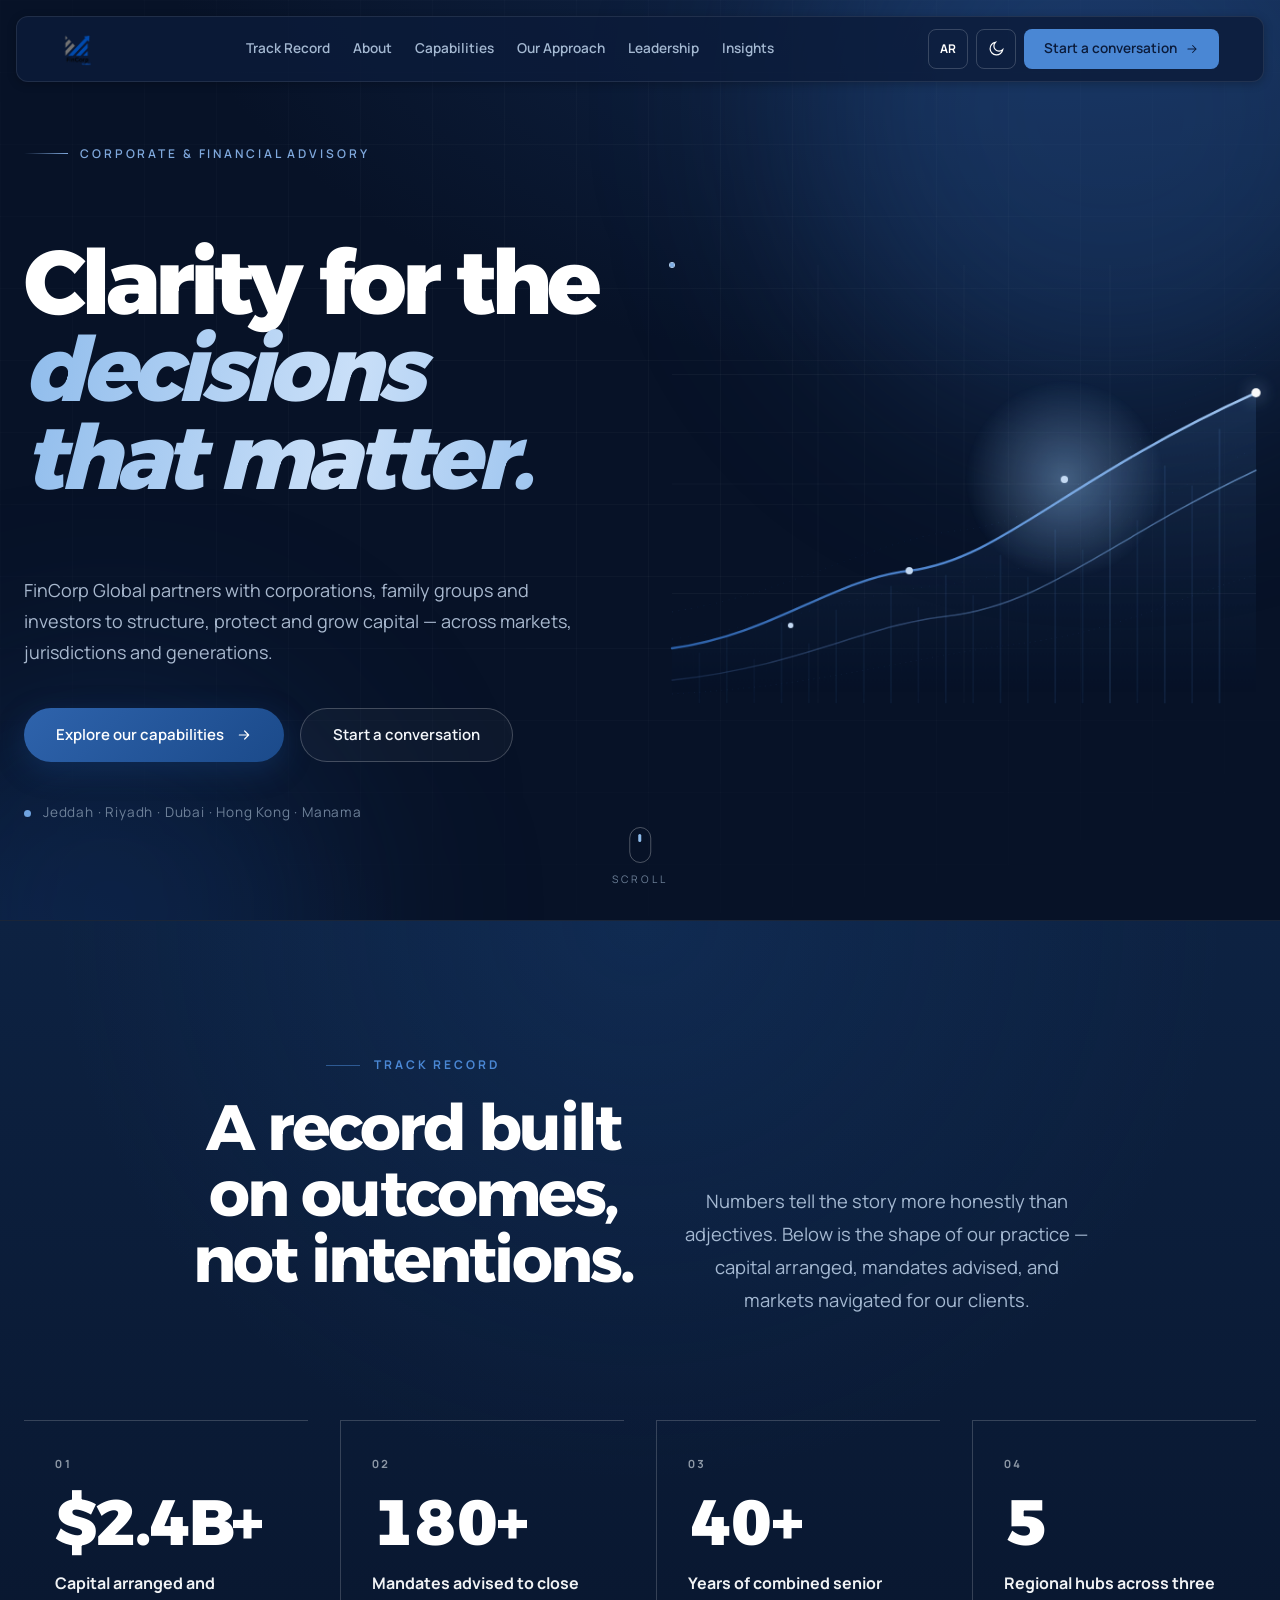
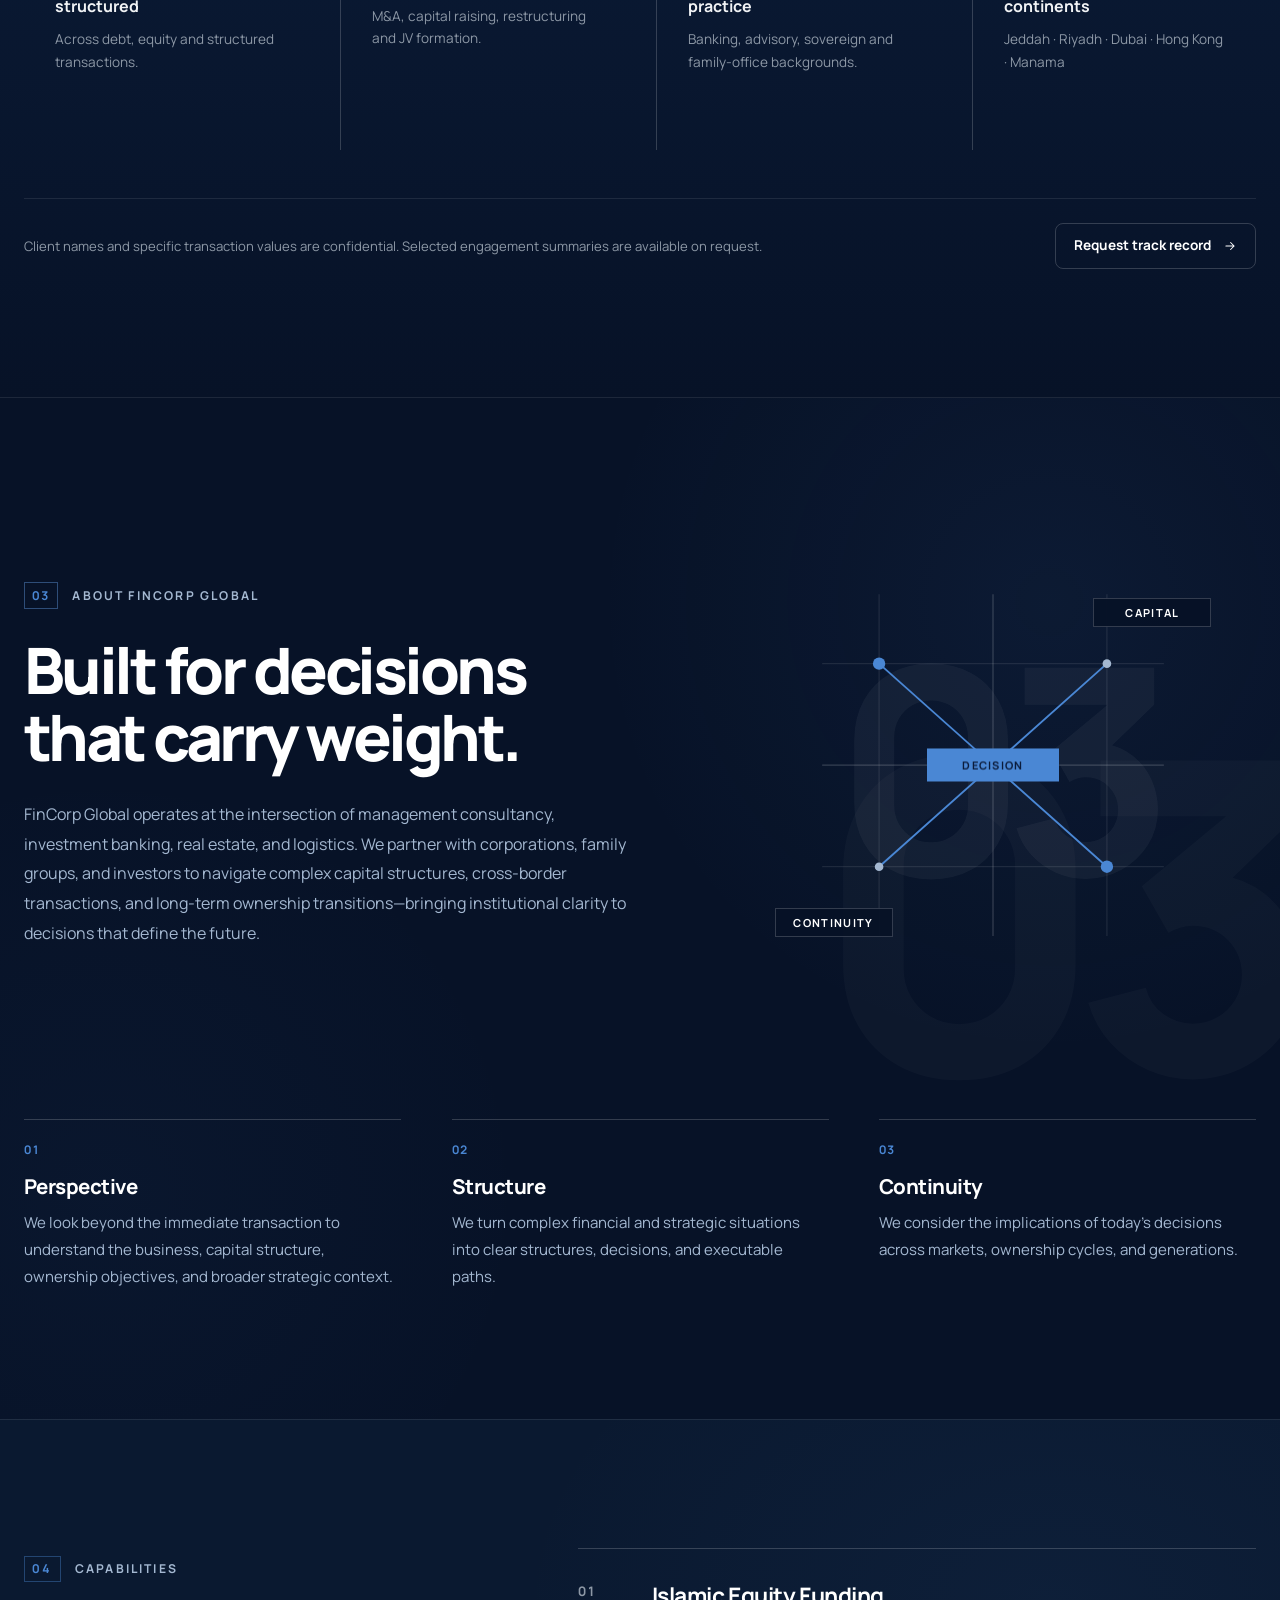
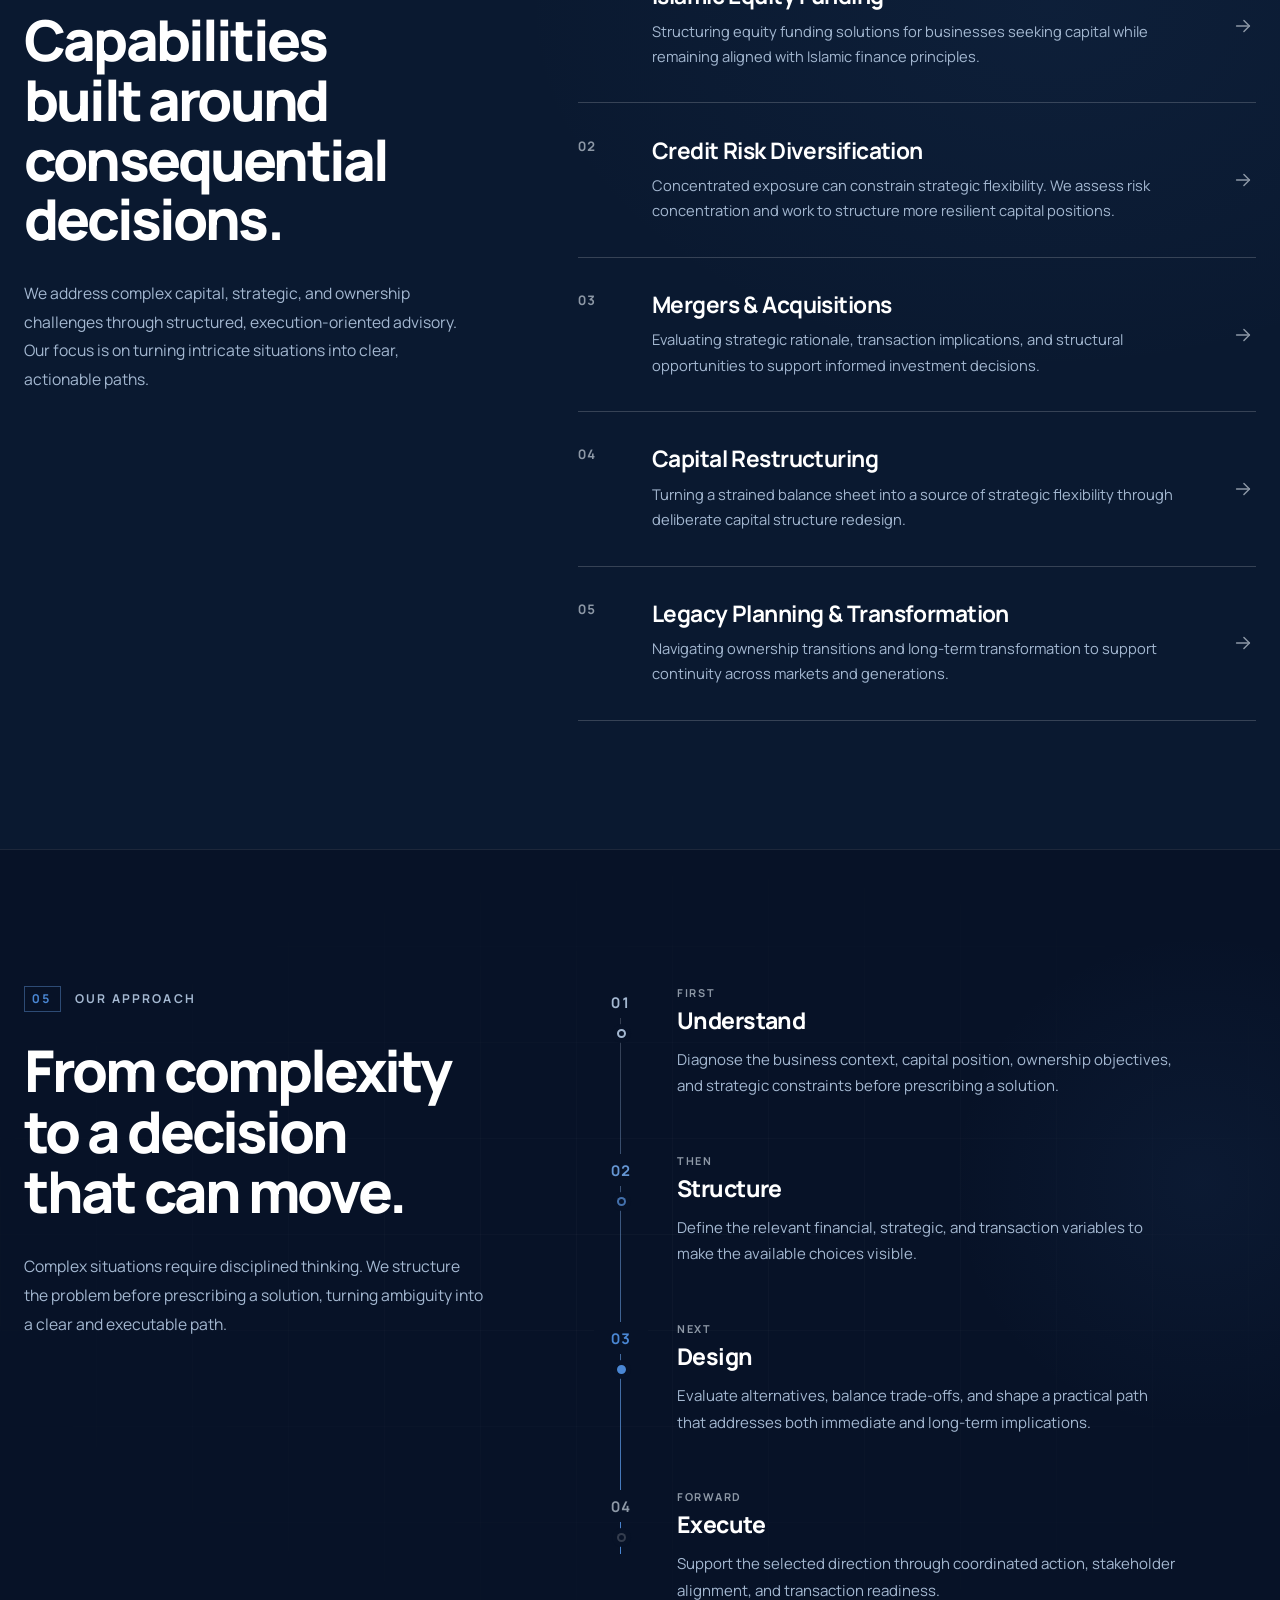
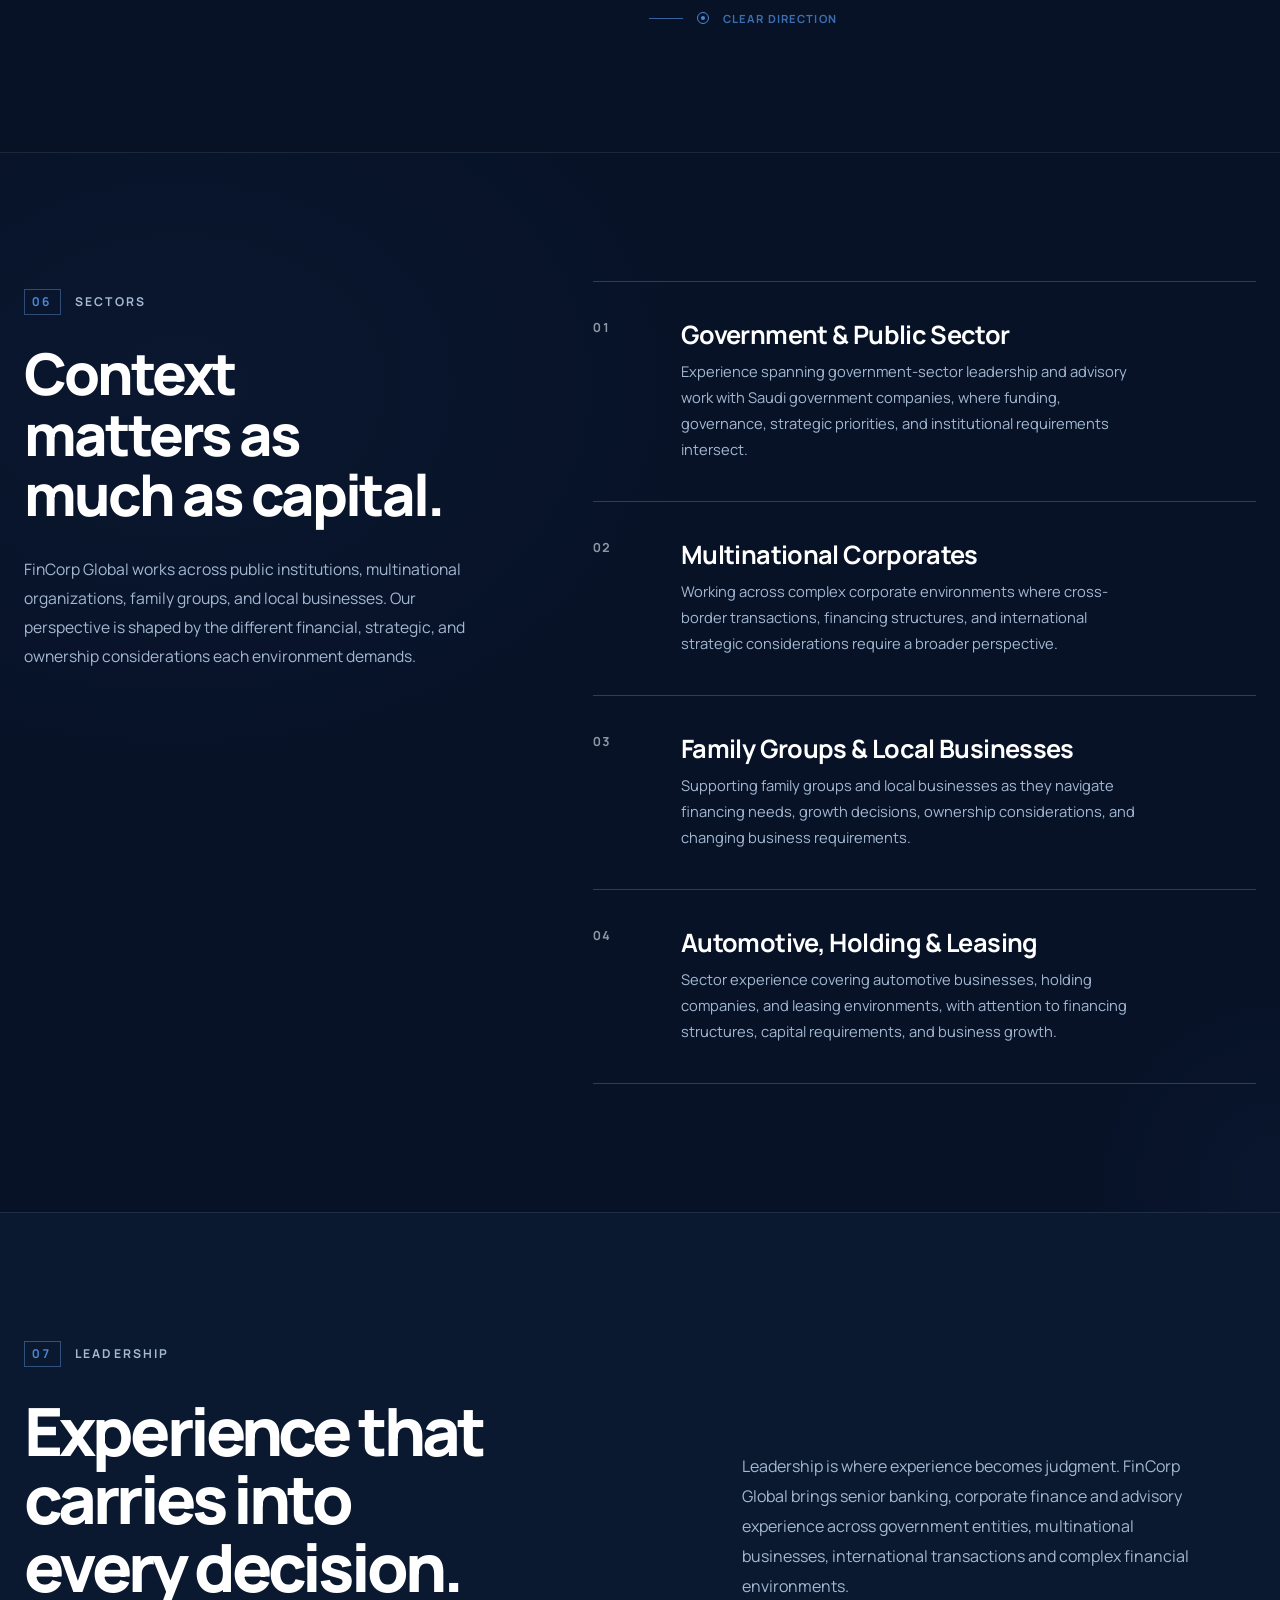
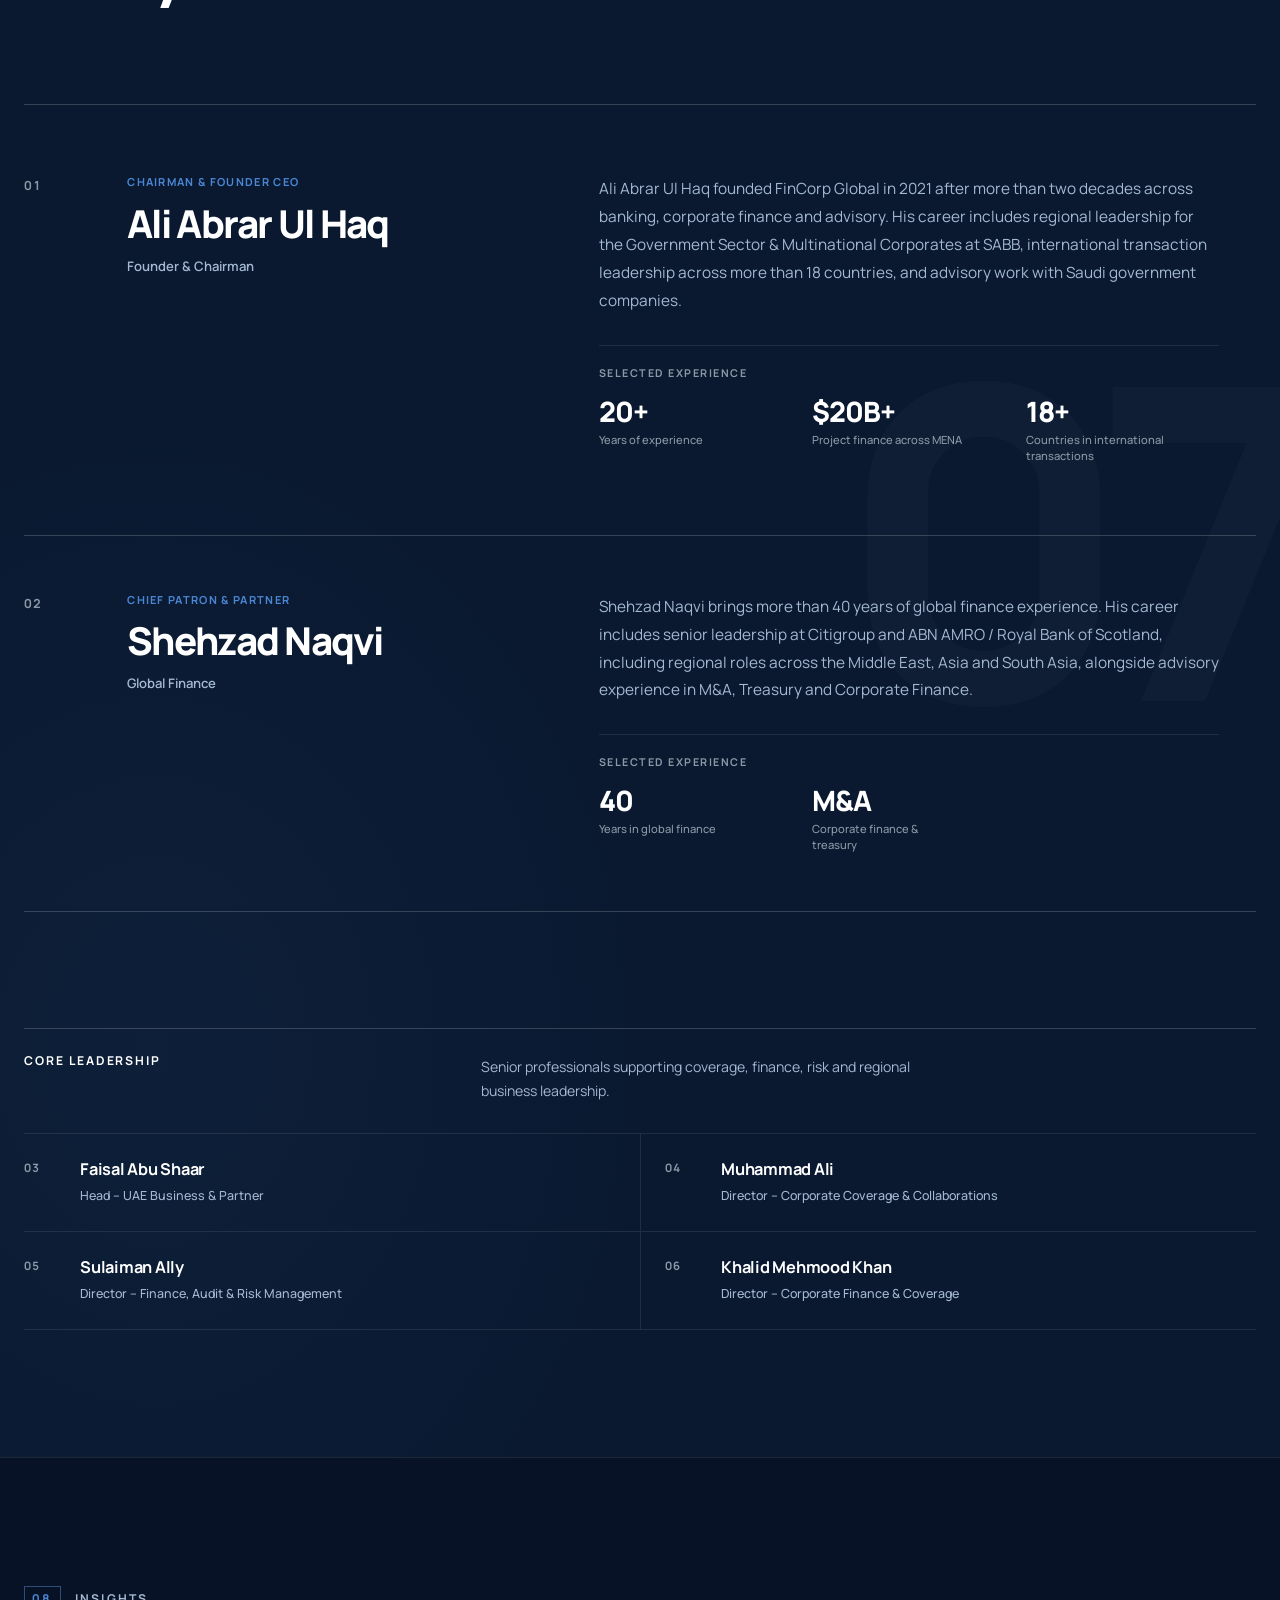
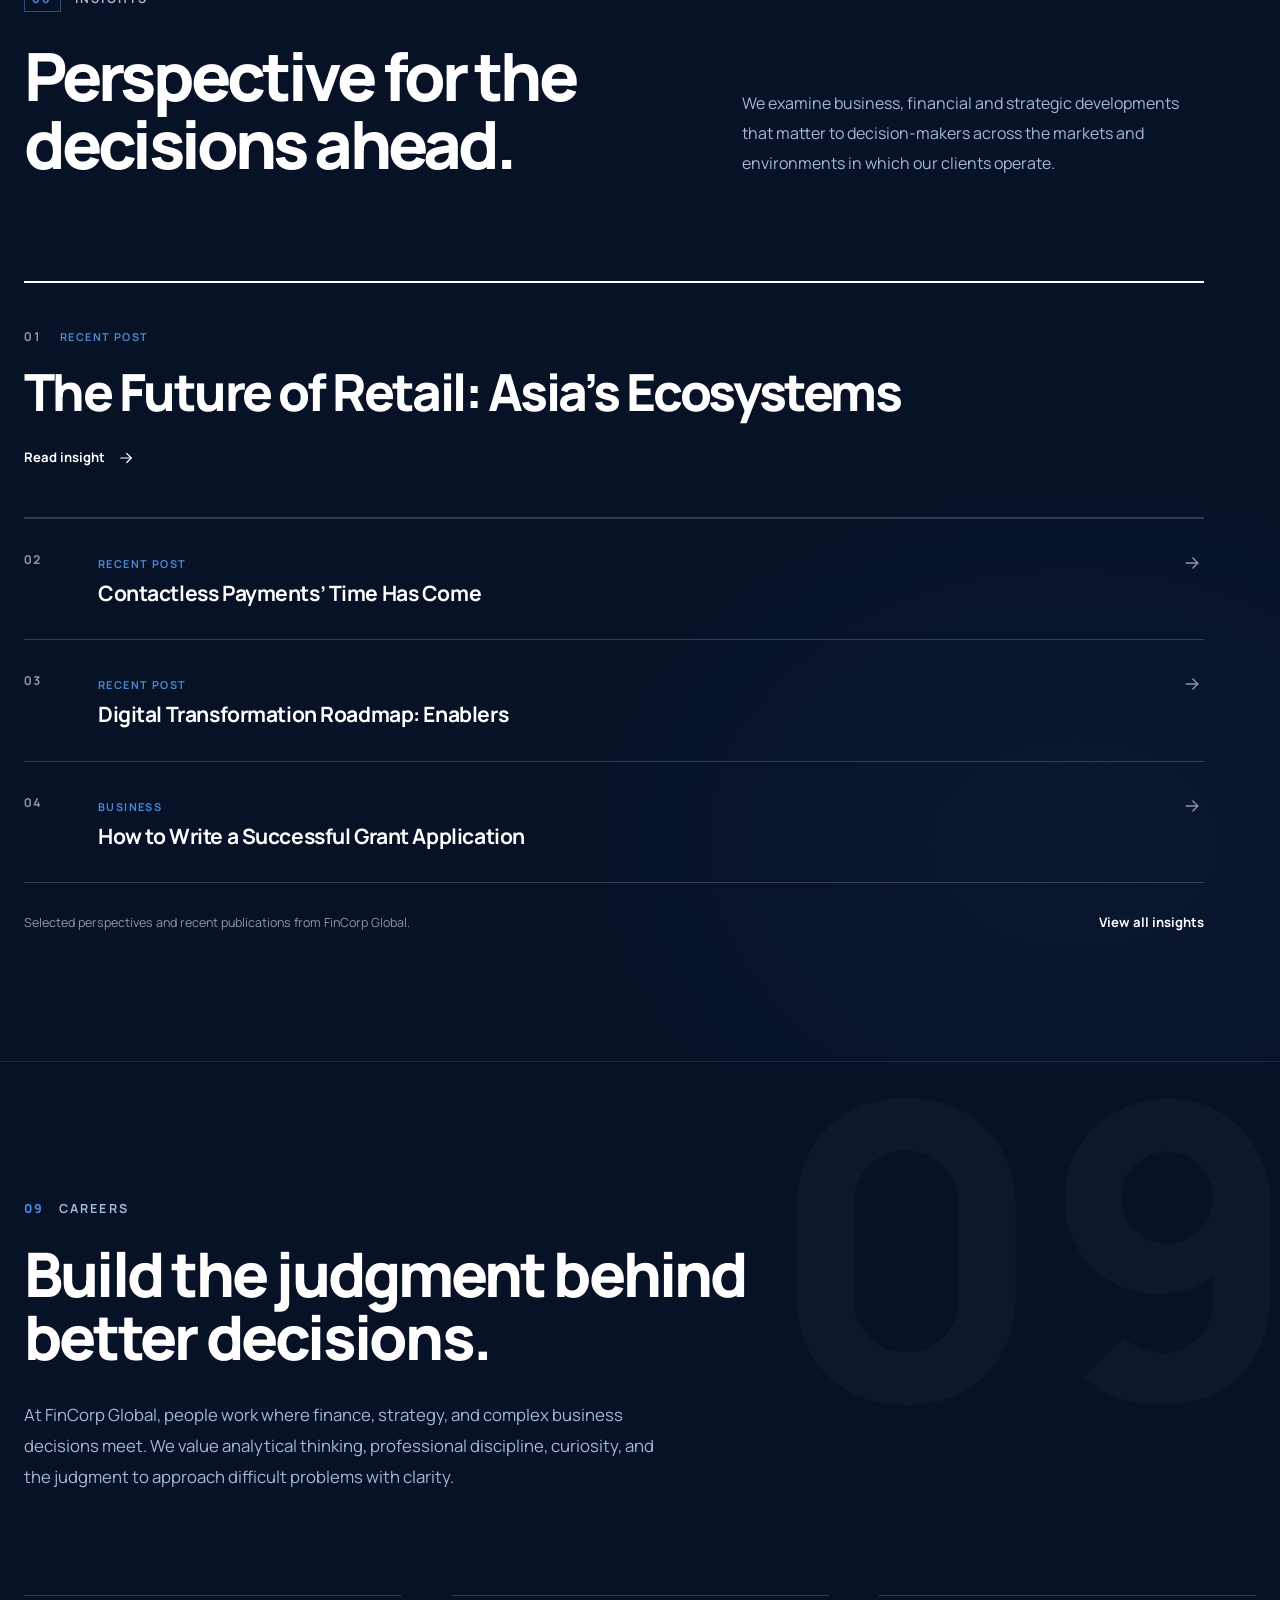
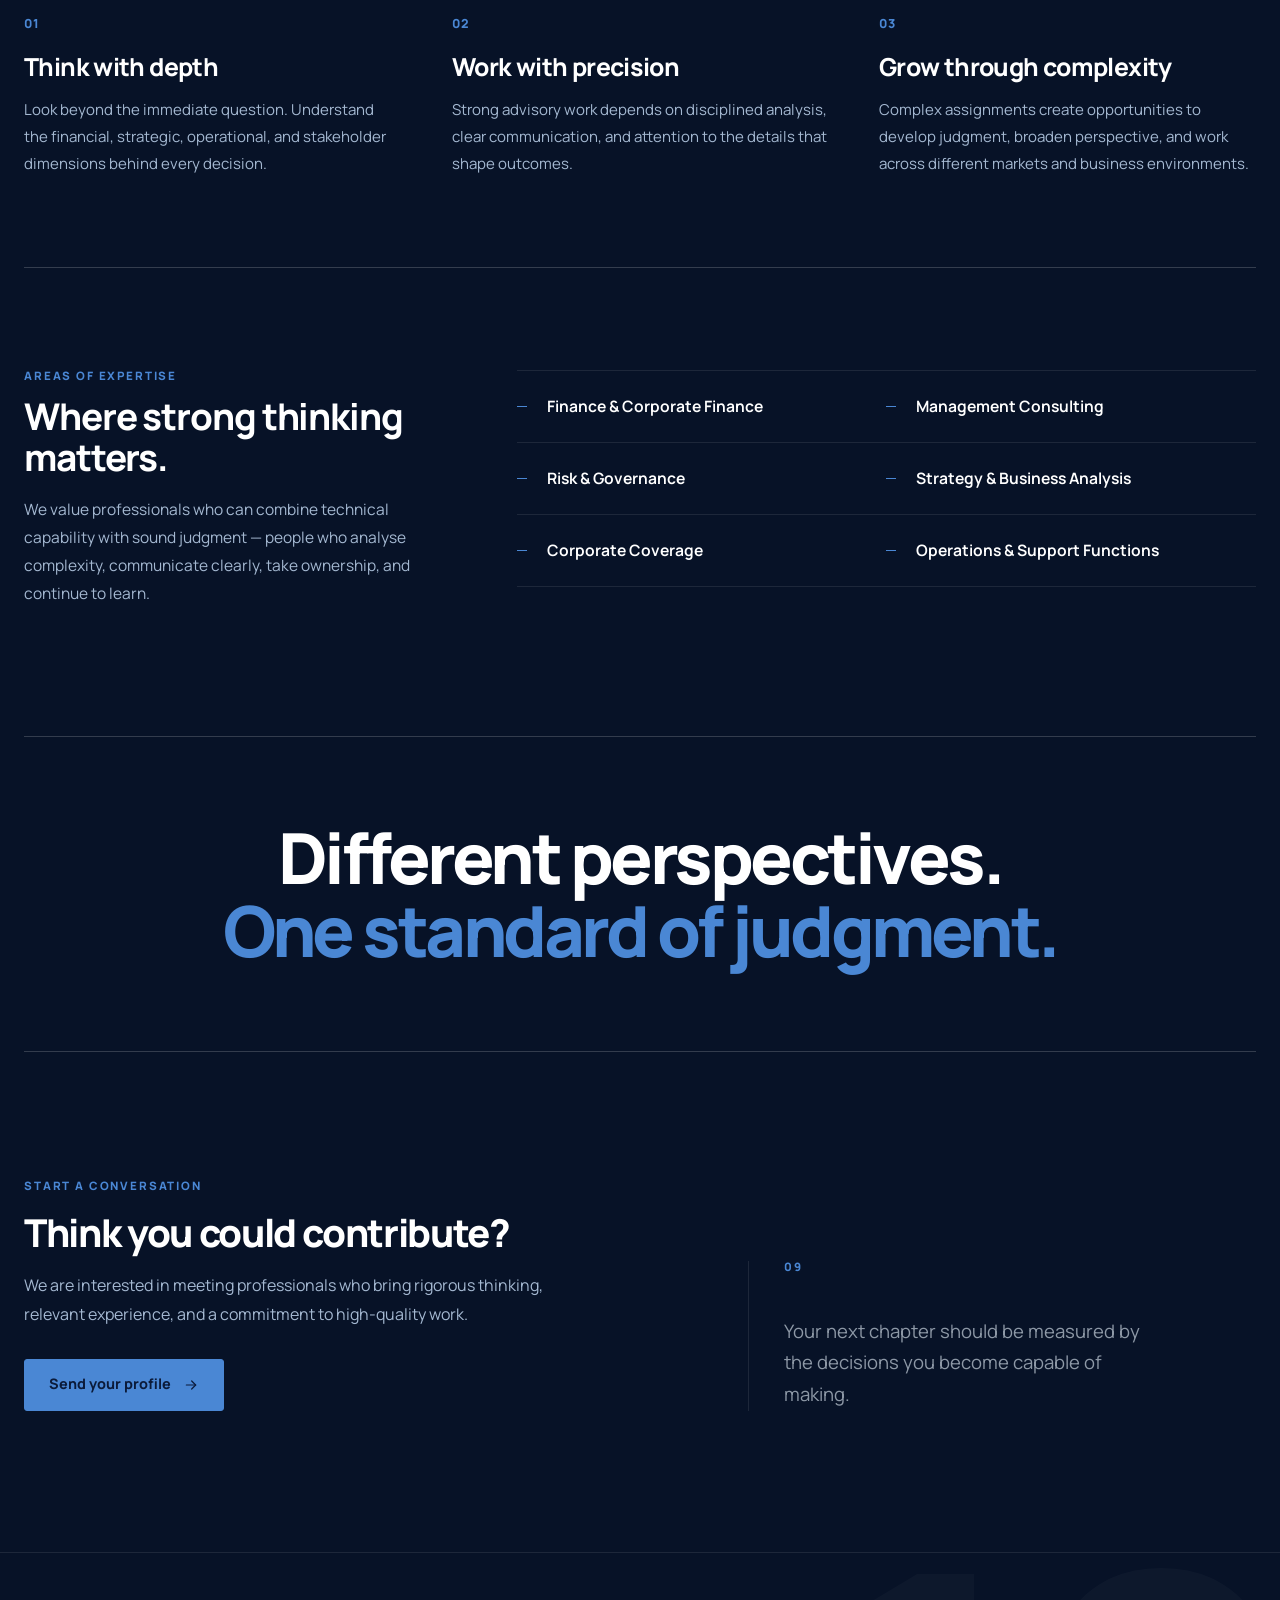
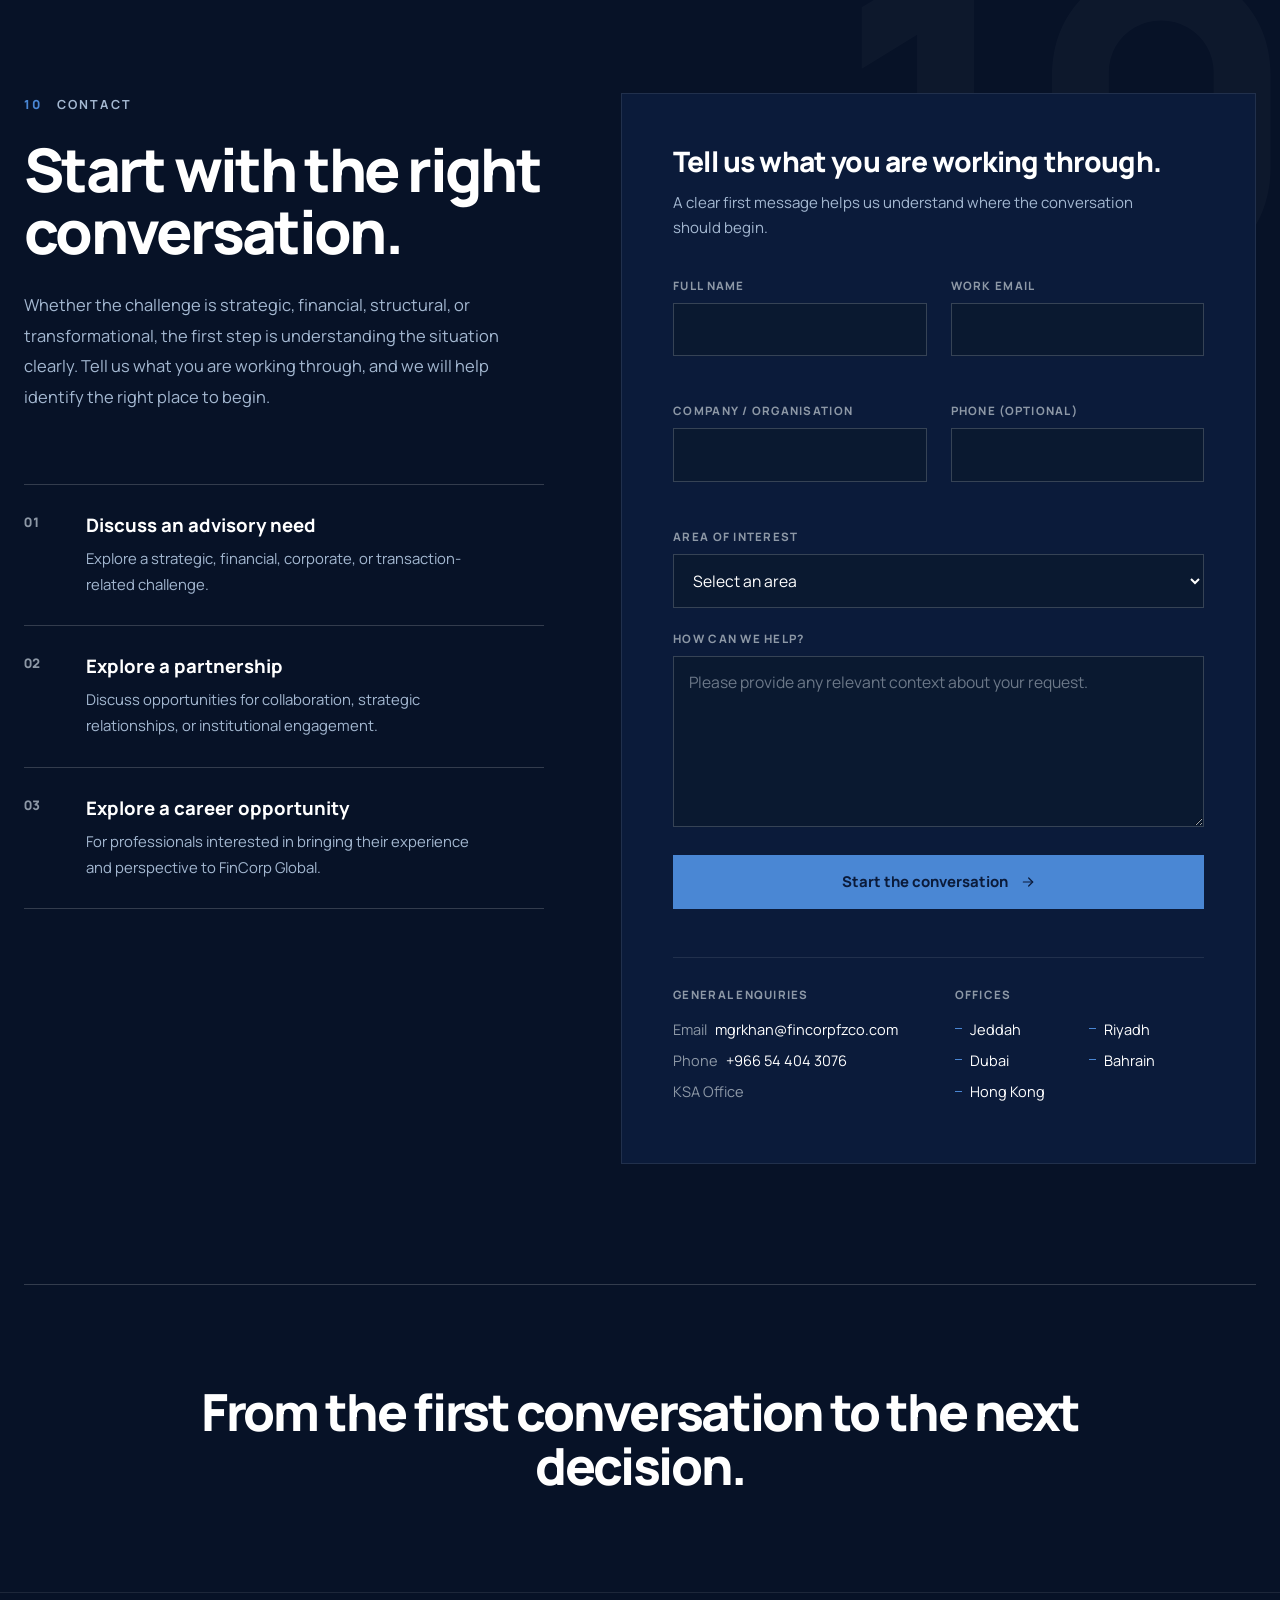
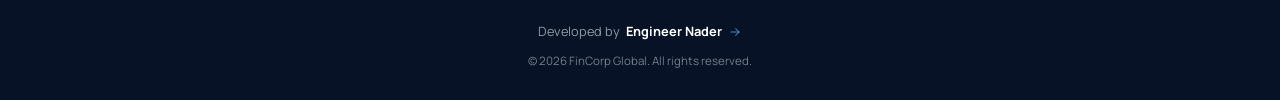
<file: index.html>
﻿<!doctype html><html lang="en" dir="ltr" data-theme="light"><head><meta charset="UTF-8"><meta name="viewport" content="width=device-width,initial-scale=1"><meta name="description" content="FinCorp Global — Corporate, financial and strategic advisory solutions."><title>FinCorp Global</title><link rel="icon" type="image/png" href="/assets/favicon.png"><link rel="apple-touch-icon" href="/assets/favicon.png"><link rel="preconnect" href="https://fonts.googleapis.com"><link rel="preconnect" href="https://fonts.gstatic.com" crossorigin><link rel="preconnect" href="https://fonts.googleapis.com"><link rel="preconnect" href="https://fonts.gstatic.com" crossorigin><link href="https://fonts.googleapis.com/css2?family=Alexandria:wght@400;500;600;700;800&family=IBM+Plex+Sans+Arabic:wght@300;400;500;600;700&family=Manrope:wght@300;400;500;600;700;800&display=swap" rel="stylesheet"><link rel="modulepreload" crossorigin href="./assets/styles-jvXhXsG6-BGRVztY9.js"><link rel="modulepreload" crossorigin href="./assets/app-DEw_8Zd5-CZleB2Hw.js"><script type="module" crossorigin src="./assets/index-D68lbS9j.js"></script><link rel="modulepreload" crossorigin href="./assets/rolldown-runtime-Czjbc987.js"><link rel="modulepreload" crossorigin href="./assets/styles-CSkr0UNR-C7CIQHkz.js"><link rel="stylesheet" crossorigin href="./assets/styles-CSkr0UNR-BZpA87fn.css"></head><body><a href="#main-content" class="skip-link" data-en="Skip to content" data-ar="تخطي إلى المحتوى">Skip to content</a><header class="site-header" id="site-header"><div class="header-inner container"><a href="#hero" class="site-brand" data-aria-en="FinCorp Global — Home" data-aria-ar="فينكورب جلوبال — الرئيسية"><img src="./assets/logo-BRlATNUV-BRlATNUV.png" alt="FinCorp Global" class="brand-logo" width="180" height="36" decoding="async" fetchpriority="high"> <span class="brand-name" data-en="FinCorp Global" data-ar="فينكورب جلوبال">FinCorp Global</span></a><nav class="site-nav" data-aria-en="Primary" data-aria-ar="التنقل الرئيسي"><a href="#track-record" class="nav-link" data-en="Track Record" data-ar="سجلنا">Track Record</a> <a href="#about" class="nav-link" data-en="About" data-ar="من نحن">About</a> <a href="#capabilities" class="nav-link" data-en="Capabilities" data-ar="خدماتنا">Capabilities</a> <a href="#approach" class="nav-link" data-en="Our Approach" data-ar="منهجيتنا">Our Approach</a> <a href="#leadership" class="nav-link" data-en="Leadership" data-ar="القيادة">Leadership</a> <a href="#insights" class="nav-link" data-en="Insights" data-ar="رؤى">Insights</a></nav><div class="header-actions"><button type="button" class="header-language" data-action="language" aria-label="Switch language"><span data-lang-label>AR</span></button> <button type="button" class="theme-toggle" data-action="theme" aria-label="Switch theme" aria-pressed="false"><span class="theme-icon theme-icon-sun" aria-hidden="true"><svg viewBox="0 0 24 24" fill="none" stroke="currentColor" stroke-width="1.6" stroke-linecap="round"><circle cx="12" cy="12" r="4"/><path d="M12 2V4M12 20V22M4.93 4.93L6.34 6.34M17.66 17.66L19.07 19.07M2 12H4M20 12H22M4.93 19.07L6.34 17.66M17.66 6.34L19.07 4.93"/></svg> </span><span class="theme-icon theme-icon-moon" aria-hidden="true"><svg viewBox="0 0 24 24" fill="none" stroke="currentColor" stroke-width="1.6" stroke-linecap="round"><path d="M21 12.8A8.5 8.5 0 1 1 11.2 3 6.7 6.7 0 0 0 21 12.8Z"/></svg></span></button> <a href="#contact" class="header-cta"><span data-en="Start a conversation" data-ar="ابدأ محادثة">Start a conversation</span> <svg viewBox="0 0 24 24" fill="none" stroke="currentColor" stroke-width="1.8" stroke-linecap="round" stroke-linejoin="round" aria-hidden="true"><path d="M5 12h14M13 6l6 6-6 6"/></svg></a></div><button type="button" class="mobile-menu-toggle" id="mobile-menu-toggle" aria-label="Open menu" aria-expanded="false" aria-controls="mobile-navigation"><span></span><span></span><span></span></button></div></header><div class="mobile-navigation" id="mobile-navigation" role="dialog" aria-modal="true" data-aria-en="Mobile menu" data-aria-ar="قائمة التنقل"><div class="mobile-navigation-inner"><nav class="mobile-nav" data-aria-en="Mobile primary" data-aria-ar="التنقل الرئيسي"><a href="#track-record" class="mobile-nav-link"><span>01</span><strong data-en="Track Record" data-ar="سجلنا">Track Record</strong></a> <a href="#about" class="mobile-nav-link"><span>02</span><strong data-en="About" data-ar="من نحن">About</strong></a> <a href="#capabilities" class="mobile-nav-link"><span>03</span><strong data-en="Capabilities" data-ar="خدماتنا">Capabilities</strong></a> <a href="#approach" class="mobile-nav-link"><span>04</span><strong data-en="Our Approach" data-ar="منهجيتنا">Our Approach</strong></a> <a href="#leadership" class="mobile-nav-link"><span>05</span><strong data-en="Leadership" data-ar="القيادة">Leadership</strong></a> <a href="#insights" class="mobile-nav-link"><span>06</span><strong data-en="Insights" data-ar="رؤى">Insights</strong></a></nav><div class="mobile-controls"><button type="button" class="mobile-control" data-action="theme" aria-pressed="false"><span class="mobile-control-icon" aria-hidden="true"><svg class="icon-sun" viewBox="0 0 24 24" fill="none" stroke="currentColor" stroke-width="1.8" stroke-linecap="round"><circle cx="12" cy="12" r="4"/><path d="M12 2V4M12 20V22M4.93 4.93L6.34 6.34M17.66 17.66L19.07 19.07M2 12H4M20 12H22M4.93 19.07L6.34 17.66M17.66 6.34L19.07 4.93"/></svg> <svg class="icon-moon" viewBox="0 0 24 24" fill="none" stroke="currentColor" stroke-width="1.8" stroke-linecap="round"><path d="M21 12.8A8.5 8.5 0 1 1 11.2 3 6.7 6.7 0 0 0 21 12.8Z"/></svg> </span><span class="mobile-control-label" data-theme-label>Dark mode</span></button> <button type="button" class="mobile-control" data-action="language" aria-label="Switch language"><span class="mobile-control-label mobile-control-lang-text" data-lang-name>العربية</span></button></div><a href="#contact" class="mobile-cta"><span data-en="Start a conversation" data-ar="ابدأ محادثة">Start a conversation</span> <svg viewBox="0 0 24 24" fill="none" stroke="currentColor" stroke-width="1.8" stroke-linecap="round" stroke-linejoin="round" aria-hidden="true"><path d="M5 12h14M13 6l6 6-6 6"/></svg></a></div></div><main id="main-content"><section id="hero" class="section hero" aria-label="Hero" data-aria-en="Hero" data-aria-ar="الواجهة"><div class="hero-bg" aria-hidden="true"><canvas id="hero-canvas" class="hero-canvas"></canvas><div class="hero-grid"></div><div class="hero-glow hero-glow-1"></div><div class="hero-glow hero-glow-2"></div></div><div class="container hero-inner"><div class="hero-content"><p class="hero-eyebrow hero-reveal" style="--d:0.1s"><span class="hero-eyebrow-line"></span> <span data-en="Corporate &amp; Financial Advisory" data-ar="استشارات مؤسسية ومالية">Corporate &amp; Financial Advisory</span></p><h1 class="hero-title"><span class="hero-title-line hero-reveal" style="--d:0.25s" data-en="Clarity for the" data-ar="وضوحٌ يليق">Clarity for the</span> <span class="hero-title-line hero-title-accent hero-reveal" style="--d:0.4s" data-en="decisions that matter." data-ar="بالقرارات المصيرية.">decisions that matter.</span></h1><p class="hero-lead hero-reveal" style="--d:0.55s" data-en="FinCorp Global partners with corporations, family groups and investors to structure, protect and grow capital — across markets, jurisdictions and generations." data-ar="تعمل فينكورب جلوبال إلى جانب الشركات والمجموعات العائلية والمستثمرين لبناء رأس المال وحمايته وتنميته — عبر الأسواق والأنظمة القانونية والأجيال.">FinCorp Global partners with corporations, family groups and investors to structure, protect and grow capital — across markets, jurisdictions and generations.</p><div class="hero-actions hero-reveal" style="--d:0.7s"><a href="#capabilities" class="hero-btn hero-btn-primary"><span data-en="Explore our capabilities" data-ar="اكتشف قدراتنا">Explore our capabilities</span> <svg viewBox="0 0 24 24" fill="none" stroke="currentColor" stroke-width="1.8" stroke-linecap="round" stroke-linejoin="round" aria-hidden="true"><path d="M5 12h14M13 6l6 6-6 6"/></svg> </a><a href="#contact" class="hero-btn hero-btn-ghost"><span data-en="Start a conversation" data-ar="ابدأ محادثة">Start a conversation</span></a></div><div class="hero-meta hero-reveal" style="--d:0.85s"><span class="hero-meta-dot"></span> <span data-en="Jeddah · Riyadh · Dubai · Hong Kong · Manama" data-ar="جدة · الرياض · دبي · هونج كونج · المنامة">Jeddah · Riyadh · Dubai · Hong Kong · Manama</span></div></div><div class="hero-visual" aria-hidden="true"><svg class="hero-chart" viewBox="0 0 640 480" fill="none" preserveAspectRatio="xMidYMid meet"><defs><linearGradient id="hg-stroke" x1="0" y1="0" x2="640" y2="0" gradientUnits="userSpaceOnUse"><stop offset="0" stop-color="#2E63AC"/><stop offset="0.55" stop-color="#5B93DC"/><stop offset="1" stop-color="#A8CCF5"/></linearGradient><linearGradient id="hg-stroke-2" x1="0" y1="0" x2="640" y2="0" gradientUnits="userSpaceOnUse"><stop offset="0" stop-color="#3D5A8F" stop-opacity="0.35"/><stop offset="1" stop-color="#7FB0E8" stop-opacity="0.7"/></linearGradient><linearGradient id="hg-fill" x1="0" y1="0" x2="0" y2="480" gradientUnits="userSpaceOnUse"><stop offset="0" stop-color="#5B93DC" stop-opacity="0.24"/><stop offset="1" stop-color="#5B93DC" stop-opacity="0"/></linearGradient><radialGradient id="hg-hub-glow" cx="0.5" cy="0.5" r="0.5"><stop offset="0" stop-color="#8FBCEC" stop-opacity="0.45"/><stop offset="1" stop-color="#8FBCEC" stop-opacity="0"/></radialGradient><path id="hgp-main" d="M 0,420 C 110,405 175,345 260,335 C 360,323 430,235 640,140"/><path id="hgp-second" d="M 0,455 C 140,440 210,395 300,385 C 410,373 480,300 640,225"/></defs><g stroke="#FFFFFF" stroke-opacity="0.05"><line x1="0" y1="120" x2="640" y2="120"/><line x1="0" y1="240" x2="640" y2="240"/><line x1="0" y1="360" x2="640" y2="360"/><line x1="160" y1="0" x2="160" y2="480"/><line x1="320" y1="0" x2="320" y2="480"/><line x1="480" y1="0" x2="480" y2="480"/></g><g class="hero-pillars" stroke="#5B93DC" stroke-width="1" stroke-linecap="round"><line style="--i:0" x1="30" y1="480" x2="30" y2="425" stroke-opacity="0.10"/><line style="--i:1" x1="60" y1="480" x2="60" y2="408" stroke-opacity="0.12"/><line style="--i:2" x1="90" y1="480" x2="90" y2="432" stroke-opacity="0.09"/><line style="--i:3" x1="120" y1="480" x2="120" y2="392" stroke-opacity="0.14"/><line style="--i:4" x1="150" y1="480" x2="150" y2="415" stroke-opacity="0.11"/><line style="--i:5" x1="180" y1="480" x2="180" y2="378" stroke-opacity="0.15"/><line style="--i:6" x1="210" y1="480" x2="210" y2="400" stroke-opacity="0.12"/><line style="--i:7" x1="240" y1="480" x2="240" y2="352" stroke-opacity="0.17"/><line style="--i:8" x1="270" y1="480" x2="270" y2="375" stroke-opacity="0.13"/><line style="--i:9" x1="300" y1="480" x2="300" y2="340" stroke-opacity="0.18"/><line style="--i:10" x1="330" y1="480" x2="330" y2="362" stroke-opacity="0.14"/><line style="--i:11" x1="360" y1="480" x2="360" y2="318" stroke-opacity="0.19"/><line style="--i:12" x1="390" y1="480" x2="390" y2="342" stroke-opacity="0.15"/><line style="--i:13" x1="420" y1="480" x2="420" y2="290" stroke-opacity="0.21"/><line style="--i:14" x1="450" y1="480" x2="450" y2="312" stroke-opacity="0.16"/><line style="--i:15" x1="480" y1="480" x2="480" y2="258" stroke-opacity="0.23"/><line style="--i:16" x1="510" y1="480" x2="510" y2="280" stroke-opacity="0.17"/><line style="--i:17" x1="540" y1="480" x2="540" y2="220" stroke-opacity="0.25"/><line style="--i:18" x1="570" y1="480" x2="570" y2="242" stroke-opacity="0.18"/><line style="--i:19" x1="600" y1="480" x2="600" y2="180" stroke-opacity="0.28"/></g><g class="hero-ghost"><path d="M 0,470 C 160,462 260,430 380,415 C 500,400 560,360 640,340" stroke="#3D5A8F" stroke-opacity="0.22" stroke-width="1" stroke-dasharray="1 5"/><path d="M 0,380 C 130,360 220,300 320,290 C 430,278 520,180 640,90" stroke="#4F7CB8" stroke-opacity="0.18" stroke-width="1" stroke-dasharray="1 6"/><path d="M 0,410 C 100,398 200,360 300,350 C 420,338 520,260 640,200" stroke="#5B93DC" stroke-opacity="0.14" stroke-width="0.8" stroke-dasharray="1 8"/></g><path class="hero-area" fill="url(#hg-fill)" d="M 0,420 C 110,405 175,345 260,335 C 360,323 430,235 640,140 L 640,480 L 0,480 Z"/><path class="hero-line hero-line-2" stroke="url(#hg-stroke-2)" stroke-width="1.5" stroke-linecap="round" d="M 0,455 C 140,440 210,395 300,385 C 410,373 480,300 640,225"/><path class="hero-line hero-line-1" stroke="url(#hg-stroke)" stroke-width="2.5" stroke-linecap="round" d="M 0,420 C 110,405 175,345 260,335 C 360,323 430,235 640,140"/><circle class="hero-hub-glow" cx="430" cy="235" r="110" fill="url(#hg-hub-glow)"/><g transform="translate(430 235)"><circle class="hero-sonar-ring hero-sonar-ring-1" cx="0" cy="0" r="18"/><circle class="hero-sonar-ring hero-sonar-ring-2" cx="0" cy="0" r="18"/><circle class="hero-sonar-ring hero-sonar-ring-3" cx="0" cy="0" r="18"/></g><g><circle class="hero-node" style="--nd:2.1s" cx="130" cy="395" r="3"/><circle class="hero-node" style="--nd:2.2s" cx="260" cy="335" r="4"/><circle class="hero-node-pulse" cx="260" cy="335" r="4"/><circle class="hero-node" style="--nd:2.3s" cx="430" cy="235" r="4"/><circle class="hero-node-pulse hero-node-pulse-delay" cx="430" cy="235" r="4"/><circle class="hero-node hero-node-final" style="--nd:2.4s" cx="640" cy="140" r="5"/></g><g class="hero-travelers"><circle r="3" fill="#C9DFF8"><animate attributeName="opacity" values="0;1" dur="0.8s" begin="3s" fill="freeze"/><animateMotion dur="11s" begin="3s" repeatCount="indefinite" rotate="auto"><mpath href="#hgp-main"/></animateMotion></circle><circle r="2.5" fill="#8FBCEC"><animate attributeName="opacity" values="0;0.75" dur="0.8s" begin="3.4s" fill="freeze"/><animateMotion dur="11s" begin="3.4s" repeatCount="indefinite" rotate="auto"><mpath href="#hgp-main"/></animateMotion></circle><circle r="2" fill="#8FBCEC"><animate attributeName="opacity" values="0;0.55" dur="0.8s" begin="3.8s" fill="freeze"/><animateMotion dur="11s" begin="3.8s" repeatCount="indefinite" rotate="auto"><mpath href="#hgp-main"/></animateMotion></circle><circle r="2" fill="#7FB0E8"><animate attributeName="opacity" values="0;0.5" dur="0.8s" begin="3.2s" fill="freeze"/><animateMotion dur="14s" begin="3.2s" repeatCount="indefinite" rotate="auto"><mpath href="#hgp-second"/></animateMotion></circle></g></svg></div></div><a href="#track-record" class="hero-scroll" data-aria-en="Scroll to content" data-aria-ar="مرر إلى المحتوى"><span class="hero-scroll-track"><span class="hero-scroll-thumb"></span></span> <span class="hero-scroll-text" data-en="Scroll" data-ar="مرر">Scroll</span></a></section><section id="track-record" class="section section-proof" aria-labelledby="track-record-title"><div class="container"><header class="proof-header"><div class="proof-header-left"><p class="proof-eyebrow reveal" style="--d:0s"><span class="proof-eyebrow-line" aria-hidden="true"></span> <span data-en="Track Record" data-ar="سجل الأعمال">Track Record</span></p><h2 id="track-record-title" class="proof-title reveal" style="--d:0.1s" data-en="A record built on outcomes, not intentions." data-ar="سجلٌ مبنيّ على النتائج، لا على النوايا.">A record built on outcomes, not intentions.</h2></div><p class="proof-lead reveal" style="--d:0.2s" data-en="Numbers tell the story more honestly than adjectives. Below is the shape of our practice — capital arranged, mandates advised, and markets navigated for our clients." data-ar="الأرقام أصدق من الأوصاف. فيما يلي ملامح عملنا — رأس مال مهيكل، وتكليفات أُديرت، وأسواق جرى التنقل فيها لعملائنا.">Numbers tell the story more honestly than adjectives. Below is the shape of our practice — capital arranged, mandates advised, and markets navigated for our clients.</p></header><div class="proof-grid" role="list"><article class="proof-metric reveal" style="--d:0.3s" role="listitem"><span class="proof-metric-index" aria-hidden="true">01</span><p class="proof-metric-value" dir="ltr" data-count="2.4" data-decimals="1" data-prefix="$" data-suffix="B+">$2.4B+</p><p class="proof-metric-label" data-en="Capital arranged and structured" data-ar="رأس مال مهيكل ومنظَّم">Capital arranged and structured</p><p class="proof-metric-note" data-en="Across debt, equity and structured transactions." data-ar="عبر صفقات الدين وحقوق الملكية والصفقات المهيكلة.">Across debt, equity and structured transactions.</p></article><article class="proof-metric reveal" style="--d:0.4s" role="listitem"><span class="proof-metric-index" aria-hidden="true">02</span><p class="proof-metric-value" dir="ltr" data-count="180" data-suffix="+">180+</p><p class="proof-metric-label" data-en="Mandates advised to close" data-ar="تكليفًا أُديرت حتى الإنجاز">Mandates advised to close</p><p class="proof-metric-note" data-en="M&amp;A, capital raising, restructuring and JV formation." data-ar="الاندماج والاستحواذ، وطرح رأس المال، وإعادة الهيكلة، وتأسيس المشاريع المشتركة.">M&amp;A, capital raising, restructuring and JV formation.</p></article><article class="proof-metric reveal" style="--d:0.5s" role="listitem"><span class="proof-metric-index" aria-hidden="true">03</span><p class="proof-metric-value" dir="ltr" data-count="40" data-suffix="+">40+</p><p class="proof-metric-label" data-en="Years of combined senior practice" data-ar="سنة من الخبرة القيادية المجمّعة">Years of combined senior practice</p><p class="proof-metric-note" data-en="Banking, advisory, sovereign and family-office backgrounds." data-ar="خلفيات مصرفية واستشارية وسيادية ومكاتب عائلية.">Banking, advisory, sovereign and family-office backgrounds.</p></article><article class="proof-metric reveal" style="--d:0.6s" role="listitem"><span class="proof-metric-index" aria-hidden="true">04</span><p class="proof-metric-value" dir="ltr" data-count="5">5</p><p class="proof-metric-label" data-en="Regional hubs across three continents" data-ar="مراكز إقليمية عبر ثلاث قارات">Regional hubs across three continents</p><p class="proof-metric-note" data-en="Jeddah · Riyadh · Dubai · Hong Kong · Manama" data-ar="جدة · الرياض · دبي · هونج كونج · المنامة">Jeddah · Riyadh · Dubai · Hong Kong · Manama</p></article></div><div class="proof-foot reveal" style="--d:0.75s"><p class="proof-foot-note" data-en="Client names and specific transaction values are confidential. Selected engagement summaries are available on request." data-ar="أسماء العملاء وقيم الصفقات التفصيلية سرية. تتوفر ملخّصات مختارة عن التكليفات عند الطلب.">Client names and specific transaction values are confidential. Selected engagement summaries are available on request.</p><a href="#contact" class="proof-foot-link"><span data-en="Request track record" data-ar="اطلب سجل الأعمال">Request track record</span> <svg viewBox="0 0 24 24" fill="none" stroke="currentColor" stroke-width="1.8" stroke-linecap="round" stroke-linejoin="round" aria-hidden="true"><path d="M5 12h14M13 6l6 6-6 6"/></svg></a></div></div></section><section id="about" class="section section-about" aria-labelledby="about-title" data-aria-en="About FinCorp Global" data-aria-ar="من نحن"><div class="container"><div class="about-layout"><div class="about-narrative reveal" style="--d:0.1s"><p class="about-eyebrow"><span class="about-index">03</span> <span data-en="About FinCorp Global" data-ar="من نحن">About FinCorp Global</span></p><h2 id="about-title" class="about-title" data-en="Built for decisions that carry weight." data-ar="صُمّمت لقراراتٍ تصنع فارقًا حقيقيًا.">Built for decisions that carry weight.</h2><p class="about-lead" data-en="FinCorp Global operates at the intersection of management consultancy, investment banking, real estate, and logistics. We partner with corporations, family groups, and investors to navigate complex capital structures, cross-border transactions, and long-term ownership transitions—bringing institutional clarity to decisions that define the future." data-ar="تعمل فينكورب جلوبال عند تقاطع الاستشارات الإدارية، والخدمات المصرفية الاستثمارية، والعقارات، واللوجستيات. ونعمل إلى جانب الشركات والمجموعات العائلية والمستثمرين للتعامل مع هياكل رأس المال المعقدة، والمعاملات العابرة للحدود، وتحولات الملكية طويلة الأمد، بما يضيف وضوحًا مؤسسيًا إلى القرارات التي ترسم المستقبل.">FinCorp Global operates at the intersection of management consultancy, investment banking, real estate, and logistics. We partner with corporations, family groups, and investors to navigate complex capital structures, cross-border transactions, and long-term ownership transitions—bringing institutional clarity to decisions that define the future.</p></div><div class="about-visual reveal" style="--d:0.28s" aria-hidden="true"><span class="about-visual-number">03</span> <svg class="about-visual-grid" viewBox="0 0 420 380" fill="none" preserveAspectRatio="xMidYMid meet"><line class="about-axis" x1="72" y1="190" x2="348" y2="190"/><line class="about-axis" x1="210" y1="52" x2="210" y2="328"/><line class="about-grid-line" x1="72" y1="108" x2="348" y2="108"/><line class="about-grid-line" x1="72" y1="272" x2="348" y2="272"/><line class="about-grid-line" x1="118" y1="52" x2="118" y2="328"/><line class="about-grid-line" x1="302" y1="52" x2="302" y2="328"/><line class="about-connector" x1="118" y1="108" x2="210" y2="190"/><line class="about-connector" x1="210" y1="190" x2="302" y2="272"/><line class="about-connector" x1="118" y1="272" x2="210" y2="190" opacity="0.55"/><line class="about-connector" x1="210" y1="190" x2="302" y2="108" opacity="0.55"/><circle class="about-node about-node--outer" cx="118" cy="108" r="5" fill="var(--action-primary)"/><circle class="about-node about-node--outer" cx="302" cy="272" r="5" fill="var(--action-primary)"/><circle class="about-node about-node--outer" cx="118" cy="272" r="3.5" fill="var(--text-secondary)"/><circle class="about-node about-node--outer" cx="302" cy="108" r="3.5" fill="var(--text-secondary)"/><circle class="about-node about-node--center" cx="210" cy="190" r="11" fill="var(--bg)" stroke="var(--action-primary)" stroke-width="2"/><circle class="about-node about-node--center" cx="210" cy="190" r="3.5" fill="var(--action-primary)"/></svg> <span class="about-node-label about-node-label--capital" data-en="Capital" data-ar="رأس المال">Capital </span><span class="about-node-label about-node-label--transaction" data-en="Decision" data-ar="القرار">Decision </span><span class="about-node-label about-node-label--continuity" data-en="Continuity" data-ar="الاستمرارية">Continuity</span></div></div><div class="about-principles"><article class="principle reveal" style="--d:0.18s"><span class="principle-number">01</span><h3 class="principle-title" data-en="Perspective" data-ar="الرؤية الشاملة">Perspective</h3><p class="principle-text" data-en="We look beyond the immediate transaction to understand the business, capital structure, ownership objectives, and broader strategic context." data-ar="ننظر إلى ما وراء الصفقة المباشرة لفهم النشاط، وهيكل رأس المال، وأهداف الملكية، والسياق الاستراتيجي الأوسع.">We look beyond the immediate transaction to understand the business, capital structure, ownership objectives, and broader strategic context.</p></article><article class="principle reveal" style="--d:0.28s"><span class="principle-number">02</span><h3 class="principle-title" data-en="Structure" data-ar="الهيكلة">Structure</h3><p class="principle-text" data-en="We turn complex financial and strategic situations into clear structures, decisions, and executable paths." data-ar="نحوّل المواقف المالية والاستراتيجية المعقدة إلى هياكل واضحة، وقرارات محددة، ومسارات قابلة للتنفيذ.">We turn complex financial and strategic situations into clear structures, decisions, and executable paths.</p></article><article class="principle reveal" style="--d:0.38s"><span class="principle-number">03</span><h3 class="principle-title" data-en="Continuity" data-ar="الاستمرارية">Continuity</h3><p class="principle-text" data-en="We consider the implications of today's decisions across markets, ownership cycles, and generations." data-ar="نأخذ في الاعتبار امتدادات قرارات اليوم عبر الأسواق، ودورات الملكية، والأجيال.">We consider the implications of today's decisions across markets, ownership cycles, and generations.</p></article></div></div></section><section id="capabilities" class="section section-capabilities" aria-labelledby="capabilities-title" data-aria-en="Capabilities" data-aria-ar="خدماتنا"><div class="container"><div class="capabilities-layout"><div class="capabilities-header reveal" style="--d:0.1s"><p class="capabilities-eyebrow"><span class="cap-index-label">04</span> <span data-en="Capabilities" data-ar="خدماتنا">Capabilities</span></p><h2 id="capabilities-title" class="capabilities-title" data-en="Capabilities built around consequential decisions." data-ar="قدراتٌ صُمّمت للقرارات ذات الأثر المصيري.">Capabilities built around consequential decisions.</h2><p class="capabilities-lead" data-en="We address complex capital, strategic, and ownership challenges through structured, execution-oriented advisory. Our focus is on turning intricate situations into clear, actionable paths." data-ar="نعالج تحديات رأس المال والاستراتيجية والملكية المعقدة من خلال استشارات منظمة وموجّهة نحو التنفيذ. وينصب تركيزنا على تحويل الأوضاع المعقدة إلى مسارات واضحة وقابلة للتنفيذ.">We address complex capital, strategic, and ownership challenges through structured, execution-oriented advisory. Our focus is on turning intricate situations into clear, actionable paths.</p></div><div class="capabilities-index reveal" style="--d:0.3s"><a href="#contact" class="capability-row" aria-label="Discuss Islamic Equity Funding with FinCorp Global" data-aria-en="Discuss Islamic Equity Funding with FinCorp Global" data-aria-ar="ناقش تمويل الأسهم الإسلامي مع فينكورب جلوبال"><span class="cap-row-number">01</span> <span class="cap-row-text"><span class="cap-row-title" data-en="Islamic Equity Funding" data-ar="تمويل الأسهم الإسلامي">Islamic Equity Funding </span><span class="cap-row-desc" data-en="Structuring equity funding solutions for businesses seeking capital while remaining aligned with Islamic finance principles." data-ar="هيكلة حلول لتمويل الأسهم للشركات التي تسعى إلى الحصول على رأس المال مع مراعاة مبادئ التمويل الإسلامي.">Structuring equity funding solutions for businesses seeking capital while remaining aligned with Islamic finance principles. </span></span><span class="cap-row-arrow" aria-hidden="true"><svg viewBox="0 0 24 24" fill="none" stroke="currentColor" stroke-width="1.6" stroke-linecap="round" stroke-linejoin="round"><path d="M5 12h14"/><path d="M13 6l6 6-6 6"/></svg> </span></a><a href="#contact" class="capability-row" aria-label="Discuss Credit Risk Diversification with FinCorp Global" data-aria-en="Discuss Credit Risk Diversification with FinCorp Global" data-aria-ar="ناقش تنويع مخاطر الائتمان مع فينكورب جلوبال"><span class="cap-row-number">02</span> <span class="cap-row-text"><span class="cap-row-title" data-en="Credit Risk Diversification" data-ar="تنويع مخاطر الائتمان">Credit Risk Diversification </span><span class="cap-row-desc" data-en="Concentrated exposure can constrain strategic flexibility. We assess risk concentration and work to structure more resilient capital positions." data-ar="قد يحدّ تركز التعرضات من المرونة الاستراتيجية. نقيّم تركّز المخاطر ونعمل على بناء هياكل رأسمالية أكثر مرونة.">Concentrated exposure can constrain strategic flexibility. We assess risk concentration and work to structure more resilient capital positions. </span></span><span class="cap-row-arrow" aria-hidden="true"><svg viewBox="0 0 24 24" fill="none" stroke="currentColor" stroke-width="1.6" stroke-linecap="round" stroke-linejoin="round"><path d="M5 12h14"/><path d="M13 6l6 6-6 6"/></svg> </span></a><a href="#contact" class="capability-row" aria-label="Discuss Mergers and Acquisitions with FinCorp Global" data-aria-en="Discuss Mergers and Acquisitions with FinCorp Global" data-aria-ar="ناقش عمليات الاندماج والاستحواذ مع فينكورب جلوبال"><span class="cap-row-number">03</span> <span class="cap-row-text"><span class="cap-row-title" data-en="Mergers & Acquisitions" data-ar="عمليات الاندماج والاستحواذ">Mergers &amp; Acquisitions </span><span class="cap-row-desc" data-en="Evaluating strategic rationale, transaction implications, and structural opportunities to support informed investment decisions." data-ar="تقييم المنطق الاستراتيجي للصفقة، وتداعياتها، والفرص الهيكلية لدعم قرارات استثمارية مدروسة.">Evaluating strategic rationale, transaction implications, and structural opportunities to support informed investment decisions. </span></span><span class="cap-row-arrow" aria-hidden="true"><svg viewBox="0 0 24 24" fill="none" stroke="currentColor" stroke-width="1.6" stroke-linecap="round" stroke-linejoin="round"><path d="M5 12h14"/><path d="M13 6l6 6-6 6"/></svg> </span></a><a href="#contact" class="capability-row" aria-label="Discuss Capital Restructuring with FinCorp Global" data-aria-en="Discuss Capital Restructuring with FinCorp Global" data-aria-ar="ناقش إعادة هيكلة رأس المال مع فينكورب جلوبال"><span class="cap-row-number">04</span> <span class="cap-row-text"><span class="cap-row-title" data-en="Capital Restructuring" data-ar="إعادة هيكلة رأس المال">Capital Restructuring </span><span class="cap-row-desc" data-en="Turning a strained balance sheet into a source of strategic flexibility through deliberate capital structure redesign." data-ar="تحويل الميزانية العمومية المُجهَدة إلى مصدر للمرونة الاستراتيجية من خلال إعادة تصميم مدروس لهيكل رأس المال.">Turning a strained balance sheet into a source of strategic flexibility through deliberate capital structure redesign. </span></span><span class="cap-row-arrow" aria-hidden="true"><svg viewBox="0 0 24 24" fill="none" stroke="currentColor" stroke-width="1.6" stroke-linecap="round" stroke-linejoin="round"><path d="M5 12h14"/><path d="M13 6l6 6-6 6"/></svg> </span></a><a href="#contact" class="capability-row" aria-label="Discuss Legacy Planning and Transformation with FinCorp Global" data-aria-en="Discuss Legacy Planning and Transformation with FinCorp Global" data-aria-ar="ناقش التخطيط للإرث والتحول مع فينكورب جلوبال"><span class="cap-row-number">05</span> <span class="cap-row-text"><span class="cap-row-title" data-en="Legacy Planning & Transformation" data-ar="التخطيط للإرث والتحول">Legacy Planning &amp; Transformation </span><span class="cap-row-desc" data-en="Navigating ownership transitions and long-term transformation to support continuity across markets and generations." data-ar="التعامل مع تحولات الملكية والتحولات طويلة الأجل لدعم الاستمرارية عبر الأسواق والأجيال.">Navigating ownership transitions and long-term transformation to support continuity across markets and generations. </span></span><span class="cap-row-arrow" aria-hidden="true"><svg viewBox="0 0 24 24" fill="none" stroke="currentColor" stroke-width="1.6" stroke-linecap="round" stroke-linejoin="round"><path d="M5 12h14"/><path d="M13 6l6 6-6 6"/></svg></span></a></div></div></div></section><section id="approach" class="section section-approach" aria-labelledby="approach-title" data-aria-en="Our Approach" data-aria-ar="منهجيتنا"><div class="container"><div class="approach-layout"><div class="approach-header reveal" style="--d:0.1s"><p class="approach-eyebrow"><span class="approach-index-label">05</span> <span data-en="Our Approach" data-ar="منهجيتنا">Our Approach</span></p><h2 id="approach-title" class="approach-title" data-en="From complexity to a decision that can move." data-ar="من التعقيد إلى قرارٍ واضح قابلٍ للتنفيذ.">From complexity to a decision that can move.</h2><p class="approach-lead" data-en="Complex situations require disciplined thinking. We structure the problem before prescribing a solution, turning ambiguity into a clear and executable path." data-ar="تتطلب الأوضاع المعقدة تفكيرًا منضبطًا. نهيكل المشكلة قبل اقتراح الحل، ونحوّل الغموض إلى مسار واضح وقابل للتنفيذ.">Complex situations require disciplined thinking. We structure the problem before prescribing a solution, turning ambiguity into a clear and executable path.</p></div><div class="approach-methodology-wrap reveal" style="--d:0.3s"><ol class="approach-methodology" aria-label="Our methodology" data-aria-en="Our methodology" data-aria-ar="منهجيتنا"><span class="methodology-spine" aria-hidden="true"></span><li class="methodology-item" data-step="01"><div class="methodology-marker" aria-hidden="true"><span class="methodology-number">01</span> <span class="methodology-dot"></span></div><div class="methodology-content"><div class="methodology-kicker"><span data-en="First" data-ar="أولًا">First</span></div><h3 class="methodology-title" data-en="Understand" data-ar="الفهم">Understand</h3><p class="methodology-text" data-en="Diagnose the business context, capital position, ownership objectives, and strategic constraints before prescribing a solution." data-ar="تشخيص سياق العمل، ووضع رأس المال، وأهداف الملكية، والقيود الاستراتيجية قبل اقتراح أي حل.">Diagnose the business context, capital position, ownership objectives, and strategic constraints before prescribing a solution.</p></div></li><li class="methodology-item" data-step="02"><div class="methodology-marker" aria-hidden="true"><span class="methodology-number">02</span> <span class="methodology-dot"></span></div><div class="methodology-content"><div class="methodology-kicker"><span data-en="Then" data-ar="ثم">Then</span></div><h3 class="methodology-title" data-en="Structure" data-ar="الهيكلة">Structure</h3><p class="methodology-text" data-en="Define the relevant financial, strategic, and transaction variables to make the available choices visible." data-ar="تحديد المتغيرات المالية والاستراتيجية والخاصة بالصفقة لجعل الخيارات المتاحة أكثر وضوحًا.">Define the relevant financial, strategic, and transaction variables to make the available choices visible.</p></div></li><li class="methodology-item" data-step="03"><div class="methodology-marker" aria-hidden="true"><span class="methodology-number">03</span> <span class="methodology-dot"></span></div><div class="methodology-content"><div class="methodology-kicker"><span data-en="Next" data-ar="بعد ذلك">Next</span></div><h3 class="methodology-title" data-en="Design" data-ar="التصميم">Design</h3><p class="methodology-text" data-en="Evaluate alternatives, balance trade-offs, and shape a practical path that addresses both immediate and long-term implications." data-ar="تقييم البدائل، وموازنة المفاضلات، وصياغة مسار عملي يراعي التداعيات الآنية وطويلة الأجل.">Evaluate alternatives, balance trade-offs, and shape a practical path that addresses both immediate and long-term implications.</p></div></li><li class="methodology-item methodology-item-final" data-step="04"><div class="methodology-marker" aria-hidden="true"><span class="methodology-number">04</span> <span class="methodology-dot"></span></div><div class="methodology-content"><div class="methodology-kicker"><span data-en="Forward" data-ar="للمضي قدمًا">Forward</span></div><h3 class="methodology-title" data-en="Execute" data-ar="التنفيذ">Execute</h3><p class="methodology-text" data-en="Support the selected direction through coordinated action, stakeholder alignment, and transaction readiness." data-ar="دعم المسار المختار من خلال تنسيق التنفيذ، ومواءمة أصحاب المصلحة، والاستعداد للصفقة.">Support the selected direction through coordinated action, stakeholder alignment, and transaction readiness.</p></div></li></ol><div class="approach-endpoint" aria-hidden="true"><span class="approach-endpoint-line"></span> <span class="approach-endpoint-node"><span></span> </span><span class="approach-endpoint-label" data-en="Clear direction" data-ar="مسار واضح">Clear direction</span></div></div></div></div></section><section id="sectors" class="section section-sectors" aria-labelledby="sectors-title" data-aria-en="Sectors" data-aria-ar="القطاعات"><div class="container"><div class="sectors-layout"><div class="sectors-header reveal" style="--d:0.1s"><p class="sectors-eyebrow"><span class="sector-index-label">06</span> <span data-en="Sectors" data-ar="القطاعات">Sectors</span></p><h2 id="sectors-title" class="sectors-title" data-en="Context matters as much as capital." data-ar="السياق لا يقل أهمية عن رأس المال.">Context matters as much as capital.</h2><p class="sectors-lead" data-en="FinCorp Global works across public institutions, multinational organizations, family groups, and local businesses. Our perspective is shaped by the different financial, strategic, and ownership considerations each environment demands." data-ar="تعمل فينكورب جلوبال مع المؤسسات العامة، والشركات متعددة الجنسيات، والمجموعات العائلية، والشركات المحلية. ويتشكل نهجنا وفق الاعتبارات المالية والاستراتيجية واعتبارات الملكية المختلفة التي يفرضها كل سياق.">FinCorp Global works across public institutions, multinational organizations, family groups, and local businesses. Our perspective is shaped by the different financial, strategic, and ownership considerations each environment demands.</p></div><ol class="sectors-index reveal" style="--d:0.3s" aria-label="Sector index" data-aria-en="Sector index" data-aria-ar="قائمة القطاعات"><li class="sector-item"><span class="sector-number">01</span><div class="sector-content"><h3 class="sector-name" data-en="Government & Public Sector" data-ar="القطاع الحكومي والعام">Government &amp; Public Sector</h3><p class="sector-desc" data-en="Experience spanning government-sector leadership and advisory work with Saudi government companies, where funding, governance, strategic priorities, and institutional requirements intersect." data-ar="خبرة تمتد إلى قيادة أعمال في القطاع الحكومي وتقديم الاستشارات لشركات حكومية سعودية، حيث تتقاطع متطلبات التمويل والحوكمة والأولويات الاستراتيجية والمتطلبات المؤسسية.">Experience spanning government-sector leadership and advisory work with Saudi government companies, where funding, governance, strategic priorities, and institutional requirements intersect.</p></div></li><li class="sector-item"><span class="sector-number">02</span><div class="sector-content"><h3 class="sector-name" data-en="Multinational Corporates" data-ar="الشركات متعددة الجنسيات">Multinational Corporates</h3><p class="sector-desc" data-en="Working across complex corporate environments where cross-border transactions, financing structures, and international strategic considerations require a broader perspective." data-ar="العمل ضمن بيئات مؤسسية معقدة تتطلب منظورًا أوسع للتعامل مع المعاملات العابرة للحدود، وهياكل التمويل، والاعتبارات الاستراتيجية الدولية.">Working across complex corporate environments where cross-border transactions, financing structures, and international strategic considerations require a broader perspective.</p></div></li><li class="sector-item"><span class="sector-number">03</span><div class="sector-content"><h3 class="sector-name" data-en="Family Groups & Local Businesses" data-ar="المجموعات العائلية والشركات المحلية">Family Groups &amp; Local Businesses</h3><p class="sector-desc" data-en="Supporting family groups and local businesses as they navigate financing needs, growth decisions, ownership considerations, and changing business requirements." data-ar="دعم المجموعات العائلية والشركات المحلية في التعامل مع احتياجات التمويل، وقرارات النمو، واعتبارات الملكية، والمتطلبات المتغيرة للأعمال.">Supporting family groups and local businesses as they navigate financing needs, growth decisions, ownership considerations, and changing business requirements.</p></div></li><li class="sector-item"><span class="sector-number">04</span><div class="sector-content"><h3 class="sector-name" data-en="Automotive, Holding & Leasing" data-ar="قطاعات السيارات والشركات القابضة والتأجير">Automotive, Holding &amp; Leasing</h3><p class="sector-desc" data-en="Sector experience covering automotive businesses, holding companies, and leasing environments, with attention to financing structures, capital requirements, and business growth." data-ar="خبرة في قطاعات السيارات والشركات القابضة والتأجير، مع التركيز على هياكل التمويل، واحتياجات رأس المال، ومتطلبات نمو الأعمال.">Sector experience covering automotive businesses, holding companies, and leasing environments, with attention to financing structures, capital requirements, and business growth.</p></div></li></ol></div></div></section><section id="leadership" class="section section-leadership" aria-labelledby="leadership-title" data-aria-en="Leadership" data-aria-ar="القيادة"><div class="container"><div class="leadership-intro reveal" style="--d:0.1s"><p class="leadership-eyebrow"><span class="leader-index-label">07</span> <span data-en="Leadership" data-ar="القيادة">Leadership</span></p><div class="leadership-intro-grid"><h2 id="leadership-title" class="leadership-title" data-en="Experience that carries into every decision." data-ar="خبرةٌ تنعكس في كل قرار.">Experience that carries into every decision.</h2><p class="leadership-lead" data-en="Leadership is where experience becomes judgment. FinCorp Global brings senior banking, corporate finance and advisory experience across government entities, multinational businesses, international transactions and complex financial environments." data-ar="القيادة هي حيث تتحول الخبرة إلى قراراتٍ محسوبة. تجمع فينكورب جلوبال خبرات قيادية في الخدمات المصرفية، والتمويل المؤسسي، والاستشارات، عبر الجهات الحكومية، والشركات متعددة الجنسيات، والمعاملات الدولية والبيئات المالية المعقدة.">Leadership is where experience becomes judgment. FinCorp Global brings senior banking, corporate finance and advisory experience across government entities, multinational businesses, international transactions and complex financial environments.</p></div></div><div class="leadership-primary"><ol class="leadership-list" aria-label="Senior leadership" data-aria-en="Senior leadership" data-aria-ar="القيادة العليا"><li class="leader-profile reveal" style="--d:0.25s"><article class="leader-profile-inner"><div class="leader-profile-number" aria-hidden="true">01</div><div class="leader-identity"><p class="leader-status" data-en="Chairman & Founder CEO" data-ar="رئيس مجلس الإدارة والمؤسس والرئيس التنفيذي">Chairman &amp; Founder CEO</p><h3 class="leader-name" data-en="Ali Abrar Ul Haq" data-ar="علي أبرار الحق">Ali Abrar Ul Haq</h3><p class="leader-role" data-en="Founder & Chairman" data-ar="المؤسس ورئيس مجلس الإدارة">Founder &amp; Chairman</p></div><div class="leader-details"><p class="leader-bio" data-en="Ali Abrar Ul Haq founded FinCorp Global in 2021 after more than two decades across banking, corporate finance and advisory. His career includes regional leadership for the Government Sector & Multinational Corporates at SABB, international transaction leadership across more than 18 countries, and advisory work with Saudi government companies." data-ar="أسس علي أبرار الحق فينكورب جلوبال في عام 2021 بعد أكثر من عقدين من الخبرة في الخدمات المصرفية والتمويل المؤسسي والاستشارات. وشملت مسيرته قيادة القطاع الحكومي والشركات متعددة الجنسيات في البنك السعودي البريطاني، وإدارة معاملات دولية في أكثر من 18 دولة، والعمل خبيرًا ومستشارًا للشركات الحكومية السعودية.">Ali Abrar Ul Haq founded FinCorp Global in 2021 after more than two decades across banking, corporate finance and advisory. His career includes regional leadership for the Government Sector &amp; Multinational Corporates at SABB, international transaction leadership across more than 18 countries, and advisory work with Saudi government companies.</p><div class="leader-proof"><p class="leader-proof-label" data-en="Selected experience" data-ar="خبرات مختارة">Selected experience</p><div class="leader-proof-grid"><div class="leader-proof-item"><strong>20+</strong> <span data-en="Years of experience" data-ar="سنوات من الخبرة">Years of experience</span></div><div class="leader-proof-item"><strong>$20B+</strong> <span data-en="Project finance across MENA" data-ar="تمويل مشاريع في منطقة الشرق الأوسط وشمال أفريقيا">Project finance across MENA</span></div><div class="leader-proof-item"><strong>18+</strong> <span data-en="Countries in international transactions" data-ar="دولة ضمن المعاملات الدولية">Countries in international transactions</span></div></div></div></div></article></li><li class="leader-profile leader-profile-secondary reveal" style="--d:0.4s"><article class="leader-profile-inner"><div class="leader-profile-number" aria-hidden="true">02</div><div class="leader-identity"><p class="leader-status" data-en="Chief Patron & Partner" data-ar="الراعي الرئيسي والشريك">Chief Patron &amp; Partner</p><h3 class="leader-name" data-en="Shehzad Naqvi" data-ar="شهزاد نقوي">Shehzad Naqvi</h3><p class="leader-role" data-en="Global Finance" data-ar="التمويل العالمي">Global Finance</p></div><div class="leader-details"><p class="leader-bio" data-en="Shehzad Naqvi brings more than 40 years of global finance experience. His career includes senior leadership at Citigroup and ABN AMRO / Royal Bank of Scotland, including regional roles across the Middle East, Asia and South Asia, alongside advisory experience in M&A, Treasury and Corporate Finance." data-ar="يجلب شهزاد نقوي أكثر من 40 عامًا من الخبرة في التمويل العالمي. وشملت مسيرته مناصب قيادية في Citigroup وABN AMRO وRoyal Bank of Scotland، وأدوارًا إقليمية في الشرق الأوسط وآسيا وجنوب آسيا، إلى جانب خبرة استشارية في الاندماج والاستحواذ، والخزينة، والتمويل المؤسسي.">Shehzad Naqvi brings more than 40 years of global finance experience. His career includes senior leadership at Citigroup and ABN AMRO / Royal Bank of Scotland, including regional roles across the Middle East, Asia and South Asia, alongside advisory experience in M&amp;A, Treasury and Corporate Finance.</p><div class="leader-proof"><p class="leader-proof-label" data-en="Selected experience" data-ar="خبرات مختارة">Selected experience</p><div class="leader-proof-grid"><div class="leader-proof-item"><strong>40</strong> <span data-en="Years in global finance" data-ar="عامًا في التمويل العالمي">Years in global finance</span></div><div class="leader-proof-item"><strong>M&amp;A</strong> <span data-en="Corporate finance & treasury" data-ar="التمويل المؤسسي والخزينة">Corporate finance &amp; treasury</span></div></div></div></div></article></li></ol></div><div class="core-leadership reveal" style="--d:0.5s"><div class="core-leadership-header"><p class="core-leadership-label" data-en="Core Leadership" data-ar="الفريق القيادي الأساسي">Core Leadership</p><p class="core-leadership-note" data-en="Senior professionals supporting coverage, finance, risk and regional business leadership." data-ar="قيادات متخصصة تدعم التغطية المؤسسية، والتمويل، وإدارة المخاطر، والأعمال الإقليمية.">Senior professionals supporting coverage, finance, risk and regional business leadership.</p></div><ul class="core-leadership-list"><li class="core-leader"><span class="core-leader-number">03</span><div><h3 data-en="Faisal Abu Shaar" data-ar="فيصل أبو شعار">Faisal Abu Shaar</h3><p data-en="Head – UAE Business & Partner" data-ar="رئيس أعمال الإمارات وشريك">Head – UAE Business &amp; Partner</p></div></li><li class="core-leader"><span class="core-leader-number">04</span><div><h3 data-en="Muhammad Ali" data-ar="محمد علي">Muhammad Ali</h3><p data-en="Director – Corporate Coverage & Collaborations" data-ar="مدير – التغطية المؤسسية والتعاون">Director – Corporate Coverage &amp; Collaborations</p></div></li><li class="core-leader"><span class="core-leader-number">05</span><div><h3 data-en="Sulaiman Ally" data-ar="سليمان علي">Sulaiman Ally</h3><p data-en="Director – Finance, Audit & Risk Management" data-ar="مدير – المالية والتدقيق وإدارة المخاطر">Director – Finance, Audit &amp; Risk Management</p></div></li><li class="core-leader"><span class="core-leader-number">06</span><div><h3 data-en="Khalid Mehmood Khan" data-ar="خالد محمود خان">Khalid Mehmood Khan</h3><p data-en="Director – Corporate Finance & Coverage" data-ar="مدير – التمويل المؤسسي والتغطية">Director – Corporate Finance &amp; Coverage</p></div></li></ul></div></div></section><section id="insights" class="section section-insights" aria-labelledby="insights-title" data-aria-en="Insights" data-aria-ar="الرؤى"><div class="container"><div class="insights-intro reveal" style="--d:0.1s"><p class="insights-eyebrow"><span class="insight-index-label">08</span> <span data-en="Insights" data-ar="الرؤى">Insights</span></p><div class="insights-intro-grid"><h2 id="insights-title" class="insights-title" data-en="Perspective for the decisions ahead." data-ar="رؤيةٌ للقرارات القادمة.">Perspective for the decisions ahead.</h2><p class="insights-lead" data-en="We examine business, financial and strategic developments that matter to decision-makers across the markets and environments in which our clients operate." data-ar="نستعرض التطورات المالية والاستراتيجية وتطورات الأعمال التي تهم صُنّاع القرار في الأسواق والبيئات التي يعمل فيها عملاؤنا.">We examine business, financial and strategic developments that matter to decision-makers across the markets and environments in which our clients operate.</p></div></div><div class="insights-editorial"><article class="insight-featured reveal" style="--d:0.22s"><a href="https://fincorpglobal.com/" class="insight-featured-link" target="_blank" rel="noopener noreferrer" aria-label="Open The Future of Retail: Asia’s Ecosystems on FinCorp Global" data-aria-en="Open The Future of Retail: Asia’s Ecosystems on FinCorp Global" data-aria-ar="فتح مقال مستقبل تجارة التجزئة: منظومات آسيا على موقع فينكورب جلوبال"><div class="featured-topline"><span class="featured-number">01 </span><span class="insight-category" data-en="Recent Post" data-ar="منشور حديث">Recent Post</span></div><h3 class="featured-title" data-en="The Future of Retail: Asia’s Ecosystems" data-ar="مستقبل تجارة التجزئة: منظومات آسيا">The Future of Retail: Asia’s Ecosystems</h3><div class="insight-featured-footer"><span class="insight-marker-label" data-en="Read insight" data-ar="اقرأ الرؤية">Read insight </span><span class="insight-marker" aria-hidden="true"><svg viewBox="0 0 24 24" fill="none" stroke="currentColor" stroke-width="1.6" stroke-linecap="round" stroke-linejoin="round"><path d="M5 12h14"/><path d="M13 6l6 6-6 6"/></svg></span></div></a></article><ol class="insights-list reveal" style="--d:0.38s"><li class="insight-item"><a href="https://fincorpglobal.com/" class="insight-item-link" target="_blank" rel="noopener noreferrer" aria-label="Open Contactless Payments’ Time Has Come on FinCorp Global" data-aria-en="Open Contactless Payments’ Time Has Come on FinCorp Global" data-aria-ar="فتح مقال حان وقت المدفوعات غير التلامسية على موقع فينكورب جلوبال"><span class="insight-number">02 </span><span class="insight-item-content"><span class="insight-category" data-en="Recent Post" data-ar="منشور حديث">Recent Post </span><span class="insight-item-title" data-en="Contactless Payments’ Time Has Come" data-ar="حان وقت المدفوعات غير التلامسية">Contactless Payments’ Time Has Come </span></span><span class="insight-item-arrow" aria-hidden="true"><svg viewBox="0 0 24 24" fill="none" stroke="currentColor" stroke-width="1.6" stroke-linecap="round" stroke-linejoin="round"><path d="M5 12h14"/><path d="M13 6l6 6-6 6"/></svg></span></a></li><li class="insight-item"><a href="https://fincorpglobal.com/" class="insight-item-link" target="_blank" rel="noopener noreferrer" aria-label="Open Digital Transformation Roadmap: Enablers on FinCorp Global" data-aria-en="Open Digital Transformation Roadmap: Enablers on FinCorp Global" data-aria-ar="فتح مقال خارطة طريق التحول الرقمي: العوامل المُمكِّنة على موقع فينكورب جلوبال"><span class="insight-number">03 </span><span class="insight-item-content"><span class="insight-category" data-en="Recent Post" data-ar="منشور حديث">Recent Post </span><span class="insight-item-title" data-en="Digital Transformation Roadmap: Enablers" data-ar="خارطة طريق التحول الرقمي: العوامل المُمكِّنة">Digital Transformation Roadmap: Enablers </span></span><span class="insight-item-arrow" aria-hidden="true"><svg viewBox="0 0 24 24" fill="none" stroke="currentColor" stroke-width="1.6" stroke-linecap="round" stroke-linejoin="round"><path d="M5 12h14"/><path d="M13 6l6 6-6 6"/></svg></span></a></li><li class="insight-item"><a href="https://fincorpglobal.com/2018/11/08/how-to-write-a-successful-grant-application/" class="insight-item-link" target="_blank" rel="noopener noreferrer" aria-label="Open How to Write a Successful Grant Application on FinCorp Global" data-aria-en="Open How to Write a Successful Grant Application on FinCorp Global" data-aria-ar="فتح مقال كيفية كتابة طلب منحة ناجح على موقع فينكورب جلوبال"><span class="insight-number">04 </span><span class="insight-item-content"><span class="insight-category" data-en="Business" data-ar="الأعمال">Business </span><span class="insight-item-title" data-en="How to Write a Successful Grant Application" data-ar="كيفية كتابة طلب منحة ناجح">How to Write a Successful Grant Application </span></span><span class="insight-item-arrow" aria-hidden="true"><svg viewBox="0 0 24 24" fill="none" stroke="currentColor" stroke-width="1.6" stroke-linecap="round" stroke-linejoin="round"><path d="M5 12h14"/><path d="M13 6l6 6-6 6"/></svg></span></a></li></ol><div class="insights-footer reveal" style="--d:0.5s"><p class="insights-source-note" data-en="Selected perspectives and recent publications from FinCorp Global." data-ar="مختارات من رؤى ومنشورات فينكورب جلوبال.">Selected perspectives and recent publications from FinCorp Global.</p><a href="https://fincorpglobal.com/" class="insights-all-link" target="_blank" rel="noopener noreferrer" data-en="View all insights" data-ar="عرض جميع الرؤى"><span data-en="View all insights" data-ar="عرض جميع الرؤى">View all insights </span><svg viewBox="0 0 24 24" fill="none" stroke="currentColor" stroke-width="1.6" stroke-linecap="round" stroke-linejoin="round" aria-hidden="true"><path d="M5 12h14"/><path d="M13 6l6 6-6 6"/></svg></a></div></div></div></section><section id="careers" class="section section-careers" aria-labelledby="careers-title"><span class="careers-bg-number" aria-hidden="true">09</span><div class="container"><header class="careers-header reveal" style="--d:0.1s"><p class="careers-eyebrow"><span class="careers-index-label">09</span> <span data-en="Careers" data-ar="المسار المهني">Careers</span></p><h2 id="careers-title" class="careers-title" data-en="Build the judgment behind better decisions." data-ar="ابنِ الحُكم المهني الذي يقود إلى قراراتٍ أفضل.">Build the judgment behind better decisions.</h2><p class="careers-lead" data-en="At FinCorp Global, people work where finance, strategy, and complex business decisions meet. We value analytical thinking, professional discipline, curiosity, and the judgment to approach difficult problems with clarity." data-ar="في فينكورب جلوبال، يعمل فريقنا عند تقاطع التمويل والاستراتيجية والقرارات التجارية المعقدة. ونقدّر التفكير التحليلي، والانضباط المهني، والفضول، والقدرة على التعامل مع التحديات الصعبة بوضوح وحُكمٍ مهني.">At FinCorp Global, people work where finance, strategy, and complex business decisions meet. We value analytical thinking, professional discipline, curiosity, and the judgment to approach difficult problems with clarity.</p></header><div class="careers-principles"><article class="principle-block reveal" style="--d:0.2s"><div class="principle-meta"><span class="principle-block-number">01</span></div><h3 class="principle-block-title" data-en="Think with depth" data-ar="فكّر بعمق">Think with depth</h3><p class="principle-block-text" data-en="Look beyond the immediate question. Understand the financial, strategic, operational, and stakeholder dimensions behind every decision." data-ar="انظر إلى ما وراء السؤال المباشر، وافهم الأبعاد المالية والاستراتيجية والتشغيلية واعتبارات أصحاب المصلحة خلف كل قرار.">Look beyond the immediate question. Understand the financial, strategic, operational, and stakeholder dimensions behind every decision.</p></article><article class="principle-block reveal" style="--d:0.3s"><div class="principle-meta"><span class="principle-block-number">02</span></div><h3 class="principle-block-title" data-en="Work with precision" data-ar="اعمل بدقة">Work with precision</h3><p class="principle-block-text" data-en="Strong advisory work depends on disciplined analysis, clear communication, and attention to the details that shape outcomes." data-ar="تعتمد الاستشارات المهنية على التحليل المنضبط، والتواصل الواضح، والانتباه إلى التفاصيل التي تصنع النتائج.">Strong advisory work depends on disciplined analysis, clear communication, and attention to the details that shape outcomes.</p></article><article class="principle-block reveal" style="--d:0.4s"><div class="principle-meta"><span class="principle-block-number">03</span></div><h3 class="principle-block-title" data-en="Grow through complexity" data-ar="تطوّر من خلال التعقيد">Grow through complexity</h3><p class="principle-block-text" data-en="Complex assignments create opportunities to develop judgment, broaden perspective, and work across different markets and business environments." data-ar="تمنحك المهام المعقدة فرصة لتطوير الحكم المهني، وتوسيع منظورك، والعمل عبر أسواق وبيئات أعمال مختلفة.">Complex assignments create opportunities to develop judgment, broaden perspective, and work across different markets and business environments.</p></article></div><section class="careers-target reveal" style="--d:0.2s" aria-labelledby="careers-expertise-title"><div class="target-header"><p class="target-kicker" data-en="Areas of expertise" data-ar="مجالات الخبرة">Areas of expertise</p><h3 id="careers-expertise-title" class="target-title" data-en="Where strong thinking matters." data-ar="حيث تصنع الخبرة فرقًا حقيقيًا.">Where strong thinking matters.</h3><p class="target-text" data-en="We value professionals who can combine technical capability with sound judgment — people who analyse complexity, communicate clearly, take ownership, and continue to learn." data-ar="نقدّر المهنيين الذين يجمعون بين الكفاءة المتخصصة وسلامة التقدير المهني — القادرين على تحليل التعقيد، والتواصل بوضوح، وتحمل المسؤولية، والاستمرار في التعلم.">We value professionals who can combine technical capability with sound judgment — people who analyse complexity, communicate clearly, take ownership, and continue to learn.</p></div><ul class="target-list"><li data-en="Finance & Corporate Finance" data-ar="التمويل والتمويل المؤسسي">Finance &amp; Corporate Finance</li><li data-en="Management Consulting" data-ar="الاستشارات الإدارية">Management Consulting</li><li data-en="Risk & Governance" data-ar="المخاطر والحوكمة">Risk &amp; Governance</li><li data-en="Strategy & Business Analysis" data-ar="الاستراتيجية وتحليل الأعمال">Strategy &amp; Business Analysis</li><li data-en="Corporate Coverage" data-ar="التغطية المصرفية للشركات">Corporate Coverage</li><li data-en="Operations & Support Functions" data-ar="العمليات والوظائف المساندة">Operations &amp; Support Functions</li></ul></section><div class="careers-statement reveal" style="--d:0.3s"><p data-en="Different perspectives." data-ar="وجهات نظر مختلفة.">Different perspectives.</p><p data-en="One standard of judgment." data-ar="ومعيار واحد للحُكم المهني.">One standard of judgment.</p></div><div class="careers-footer reveal" style="--d:0.4s"><div class="footer-cta"><p class="footer-kicker" data-en="Start a conversation" data-ar="ابدأ حوارًا مهنيًا">Start a conversation</p><h3 data-en="Think you could contribute?" data-ar="هل ترى أن خبرتك يمكن أن تضيف قيمة؟">Think you could contribute?</h3><p class="footer-cta-text" data-en="We are interested in meeting professionals who bring rigorous thinking, relevant experience, and a commitment to high-quality work." data-ar="نهتم بالتعرف على المهنيين الذين يجمعون بين التفكير المنضبط، والخبرة ذات الصلة، والالتزام بجودة العمل.">We are interested in meeting professionals who bring rigorous thinking, relevant experience, and a commitment to high-quality work.</p><a href="#contact" class="careers-cta" aria-label="Send your professional profile"><span data-en="Send your profile" data-ar="أرسل ملفك المهني">Send your profile </span><svg viewBox="0 0 24 24" fill="none" stroke="currentColor" stroke-width="1.8" stroke-linecap="round" stroke-linejoin="round" aria-hidden="true"><path d="M5 12h14"/><path d="M13 6l6 6-6 6"/></svg></a></div><div class="footer-closing"><span class="closing-index" aria-hidden="true">09</span><p data-en="Your next chapter should be measured by the decisions you become capable of making." data-ar="يُقاس مسارك المهني بالقرارات التي تصبح قادرًا على اتخاذها.">Your next chapter should be measured by the decisions you become capable of making.</p></div></div></div></section><section id="contact" class="section section-contact" aria-labelledby="contact-title"><span class="contact-bg-number" aria-hidden="true">10</span><div class="container"><div class="contact-layout"><div class="contact-aside reveal" style="--d:0.1s"><p class="contact-eyebrow"><span class="contact-index-label">10</span> <span data-en="Contact" data-ar="تواصل معنا">Contact</span></p><h2 id="contact-title" class="contact-title" data-en="Start with the right conversation." data-ar="ابدأ بالحوار المناسب.">Start with the right conversation.</h2><p class="contact-lead" data-en="Whether the challenge is strategic, financial, structural, or transformational, the first step is understanding the situation clearly. Tell us what you are working through, and we will help identify the right place to begin." data-ar="سواء كان التحدي استراتيجيًا أو ماليًا أو هيكليًا أو متعلقًا بالتحول، تبدأ الخطوة الأولى بفهم الوضع بوضوح. شاركنا ما تعمل عليه، وسنساعد في تحديد المسار الأنسب لبدء الحوار.">Whether the challenge is strategic, financial, structural, or transformational, the first step is understanding the situation clearly. Tell us what you are working through, and we will help identify the right place to begin.</p><div class="contact-pathways"><article class="pathway-item"><span class="pathway-number">01</span><div class="pathway-content"><h3 data-en="Discuss an advisory need" data-ar="ناقش احتياجًا استشاريًا">Discuss an advisory need</h3><p data-en="Explore a strategic, financial, corporate, or transaction-related challenge." data-ar="استكشف تحديًا استراتيجيًا أو ماليًا أو مؤسسيًا أو مرتبطًا بصفقة.">Explore a strategic, financial, corporate, or transaction-related challenge.</p></div></article><article class="pathway-item"><span class="pathway-number">02</span><div class="pathway-content"><h3 data-en="Explore a partnership" data-ar="استكشف فرصة شراكة">Explore a partnership</h3><p data-en="Discuss opportunities for collaboration, strategic relationships, or institutional engagement." data-ar="ناقش فرص التعاون أو العلاقات الاستراتيجية أو التواصل المؤسسي.">Discuss opportunities for collaboration, strategic relationships, or institutional engagement.</p></div></article><article class="pathway-item"><span class="pathway-number">03</span><div class="pathway-content"><h3 data-en="Explore a career opportunity" data-ar="استكشف فرصة مهنية">Explore a career opportunity</h3><p data-en="For professionals interested in bringing their experience and perspective to FinCorp Global." data-ar="للمهنيين الراغبين في تقديم خبراتهم ومنظوراتهم إلى فينكورب جلوبال.">For professionals interested in bringing their experience and perspective to FinCorp Global.</p></div></article></div></div><div class="contact-main reveal" style="--d:0.3s"><div class="form-header"><h3 class="form-title" data-en="Tell us what you are working through." data-ar="شاركنا ما تعمل عليه.">Tell us what you are working through.</h3><p class="form-subtext" data-en="A clear first message helps us understand where the conversation should begin." data-ar="تساعدنا الرسالة الواضحة على فهم المسار الأنسب لبدء الحوار.">A clear first message helps us understand where the conversation should begin.</p></div><form class="contact-form" id="fincorp-contact-form" novalidate><div class="form-grid"><div class="form-field"><label for="full-name" data-en="Full Name" data-ar="الاسم الكامل">Full Name</label> <input id="full-name" name="full_name" autocomplete="name" required aria-required="true"></div><div class="form-field"><label for="work-email" data-en="Work Email" data-ar="البريد الإلكتروني للعمل">Work Email</label> <input type="email" id="work-email" name="work_email" autocomplete="email" inputmode="email" required aria-required="true"></div></div><div class="form-grid"><div class="form-field"><label for="company" data-en="Company / Organisation" data-ar="الشركة / المؤسسة">Company / Organisation</label> <input id="company" name="company" autocomplete="organization"></div><div class="form-field"><label for="phone" data-en="Phone (Optional)" data-ar="رقم الهاتف (اختياري)">Phone (Optional)</label> <input type="tel" id="phone" name="phone" autocomplete="tel" inputmode="tel"></div></div><div class="form-field"><label for="area-of-interest" data-en="Area of interest" data-ar="مجال الاهتمام">Area of interest</label> <select id="area-of-interest" name="area_of_interest" required aria-required="true"><option value="" data-en="Select an area" data-ar="اختر مجالًا">Select an area</option><option value="advisory" data-en="Advisory" data-ar="الاستشارات">Advisory</option><option value="financing" data-en="Financing & Capital" data-ar="التمويل ورأس المال">Financing &amp; Capital</option><option value="corporate_finance" data-en="Corporate Finance" data-ar="التمويل المؤسسي">Corporate Finance</option><option value="ma_projects" data-en="M&A & Projects" data-ar="الاندماج والاستحواذ والمشاريع">M&amp;A &amp; Projects</option><option value="risk_governance" data-en="Risk & Governance" data-ar="المخاطر والحوكمة">Risk &amp; Governance</option><option value="transformation" data-en="Transformation" data-ar="التحول">Transformation</option><option value="partnership" data-en="Partnership" data-ar="الشراكات">Partnership</option><option value="careers" data-en="Careers" data-ar="المسار المهني">Careers</option><option value="other" data-en="Other" data-ar="أخرى">Other</option></select></div><div class="form-field"><label for="message" data-en="How can we help?" data-ar="كيف يمكننا مساعدتك؟">How can we help?</label> <textarea id="message" name="message" rows="6" required aria-required="true" data-placeholder-en="Please provide any relevant context about your request." data-placeholder-ar="يرجى توضيح أي معلومات ذات صلة بطلبك." placeholder="Please provide any relevant context about your request."></textarea></div><button type="submit" class="form-submit"><span data-en="Start the conversation" data-ar="ابدأ الحوار">Start the conversation </span><svg viewBox="0 0 24 24" fill="none" stroke="currentColor" stroke-width="1.8" stroke-linecap="round" stroke-linejoin="round" aria-hidden="true"><path d="M5 12h14"/><path d="M13 6l6 6-6 6"/></svg></button><p class="form-status" id="contact-form-status" role="status" aria-live="polite" hidden></p></form><div class="contact-info"><div class="info-block"><h4 class="info-label" data-en="General Enquiries" data-ar="الاستفسارات العامة">General Enquiries</h4><p class="info-item"><span data-en="Email" data-ar="البريد الإلكتروني">Email </span><a href="mailto:mgrkhan@fincorpfzco.com">mgrkhan@fincorpfzco.com</a></p><p class="info-item"><span data-en="Phone" data-ar="الهاتف">Phone </span><a href="tel:+966544043076">+966 54 404 3076</a></p><p class="info-item"><span data-en="KSA Office" data-ar="مكتب المملكة">KSA Office</span></p></div><div class="info-block"><h4 class="info-label" data-en="Offices" data-ar="المكاتب">Offices</h4><ul class="office-list"><li data-en="Jeddah" data-ar="جدة">Jeddah</li><li data-en="Riyadh" data-ar="الرياض">Riyadh</li><li data-en="Dubai" data-ar="دبي">Dubai</li><li data-en="Bahrain" data-ar="البحرين">Bahrain</li><li data-en="Hong Kong" data-ar="هونغ كونغ">Hong Kong</li></ul></div></div></div></div><div class="contact-closing reveal" style="--d:0.4s"><p data-en="From the first conversation to the next decision." data-ar="من الحوار الأول إلى القرار التالي.">From the first conversation to the next decision.</p></div></div></section></main><footer class="site-footer"><div class="container"><div class="footer-inner"><p class="footer-credit"><span data-en="Developed by" data-ar="تطوير">Developed by </span><a href="https://wa.me/966560889123" target="_blank" rel="noopener noreferrer" class="footer-developer" aria-label="Contact Engineer Nader on WhatsApp"><span data-en="Engineer Nader" data-ar="المهندس نادر">Engineer Nader </span><svg viewBox="0 0 24 24" fill="none" stroke="currentColor" stroke-width="1.8" stroke-linecap="round" stroke-linejoin="round" aria-hidden="true"><path d="M5 12h14"></path><path d="M13 6l6 6-6 6"></path></svg></a></p><p class="footer-copyright">© <span id="footer-year">2026</span> FinCorp Global. <span data-en="All rights reserved." data-ar="جميع الحقوق محفوظة.">All rights reserved.</span></p></div></div></footer></body></html>
</file>
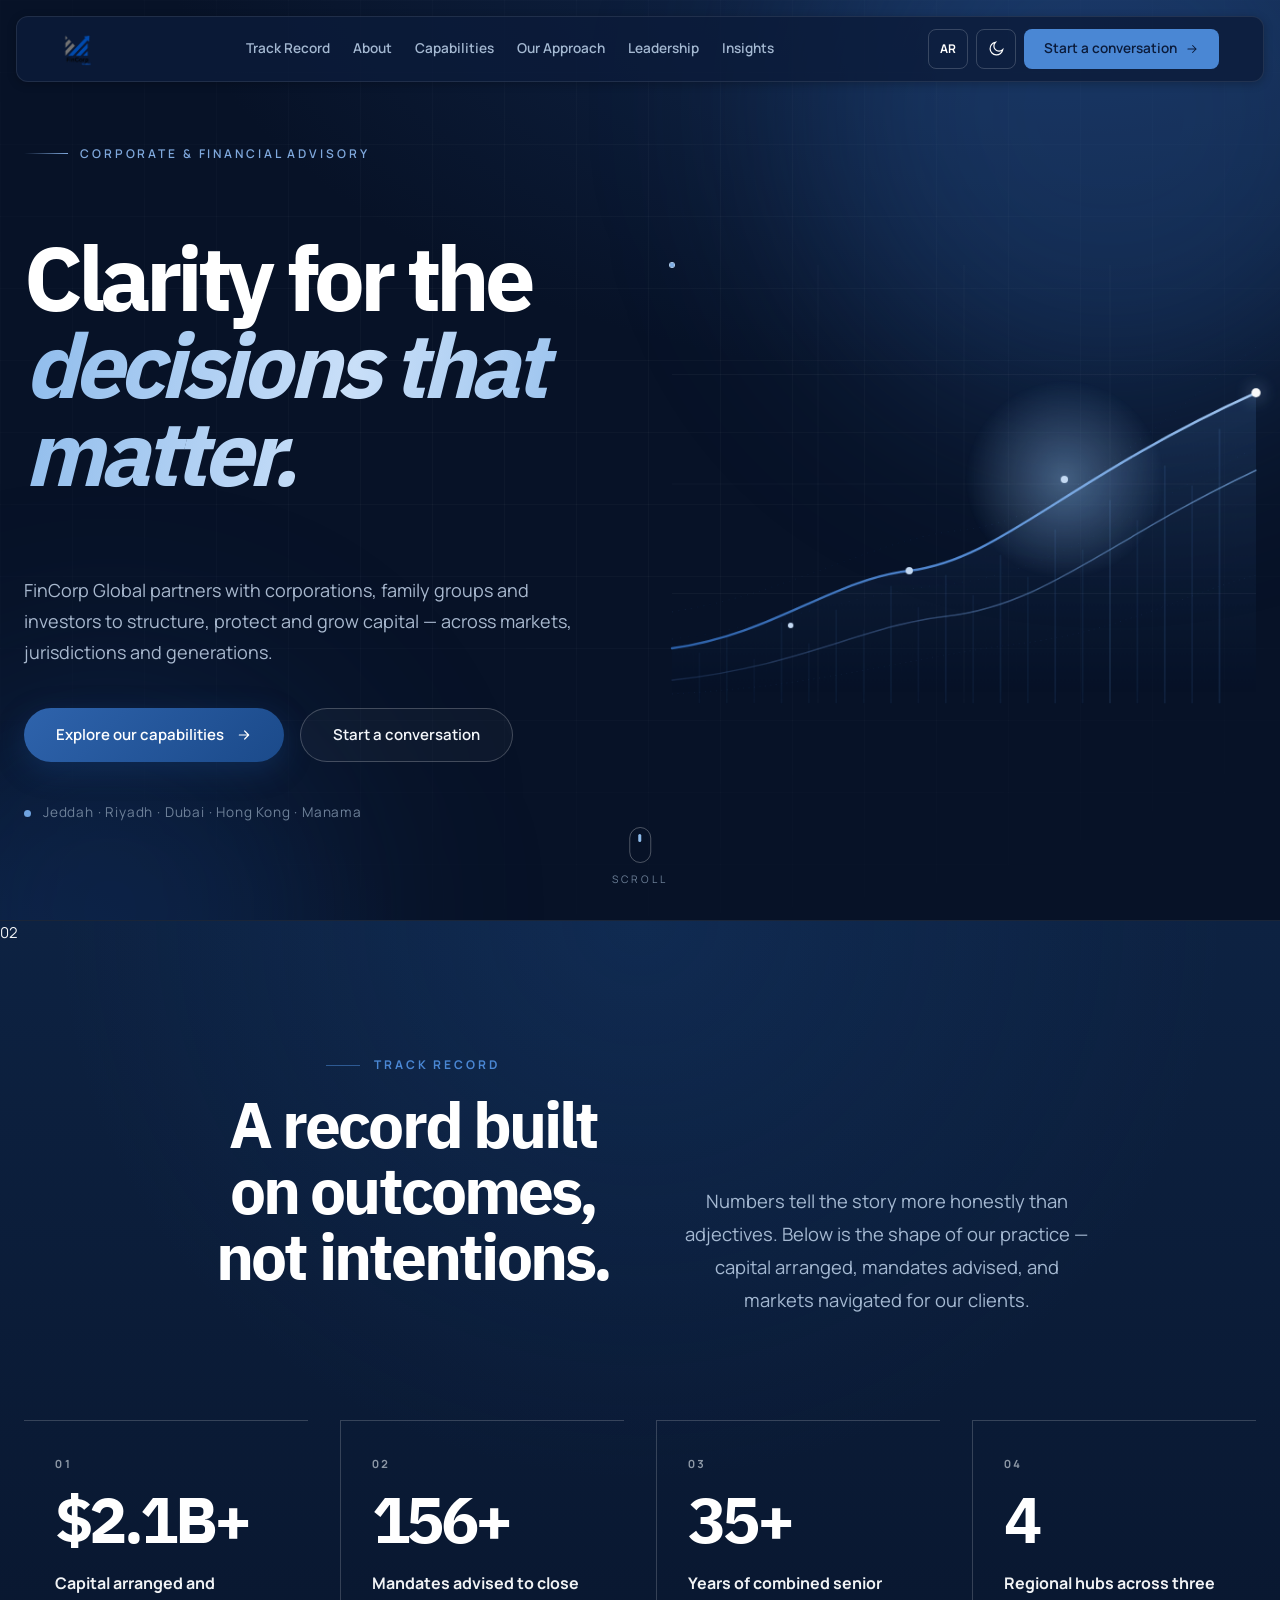
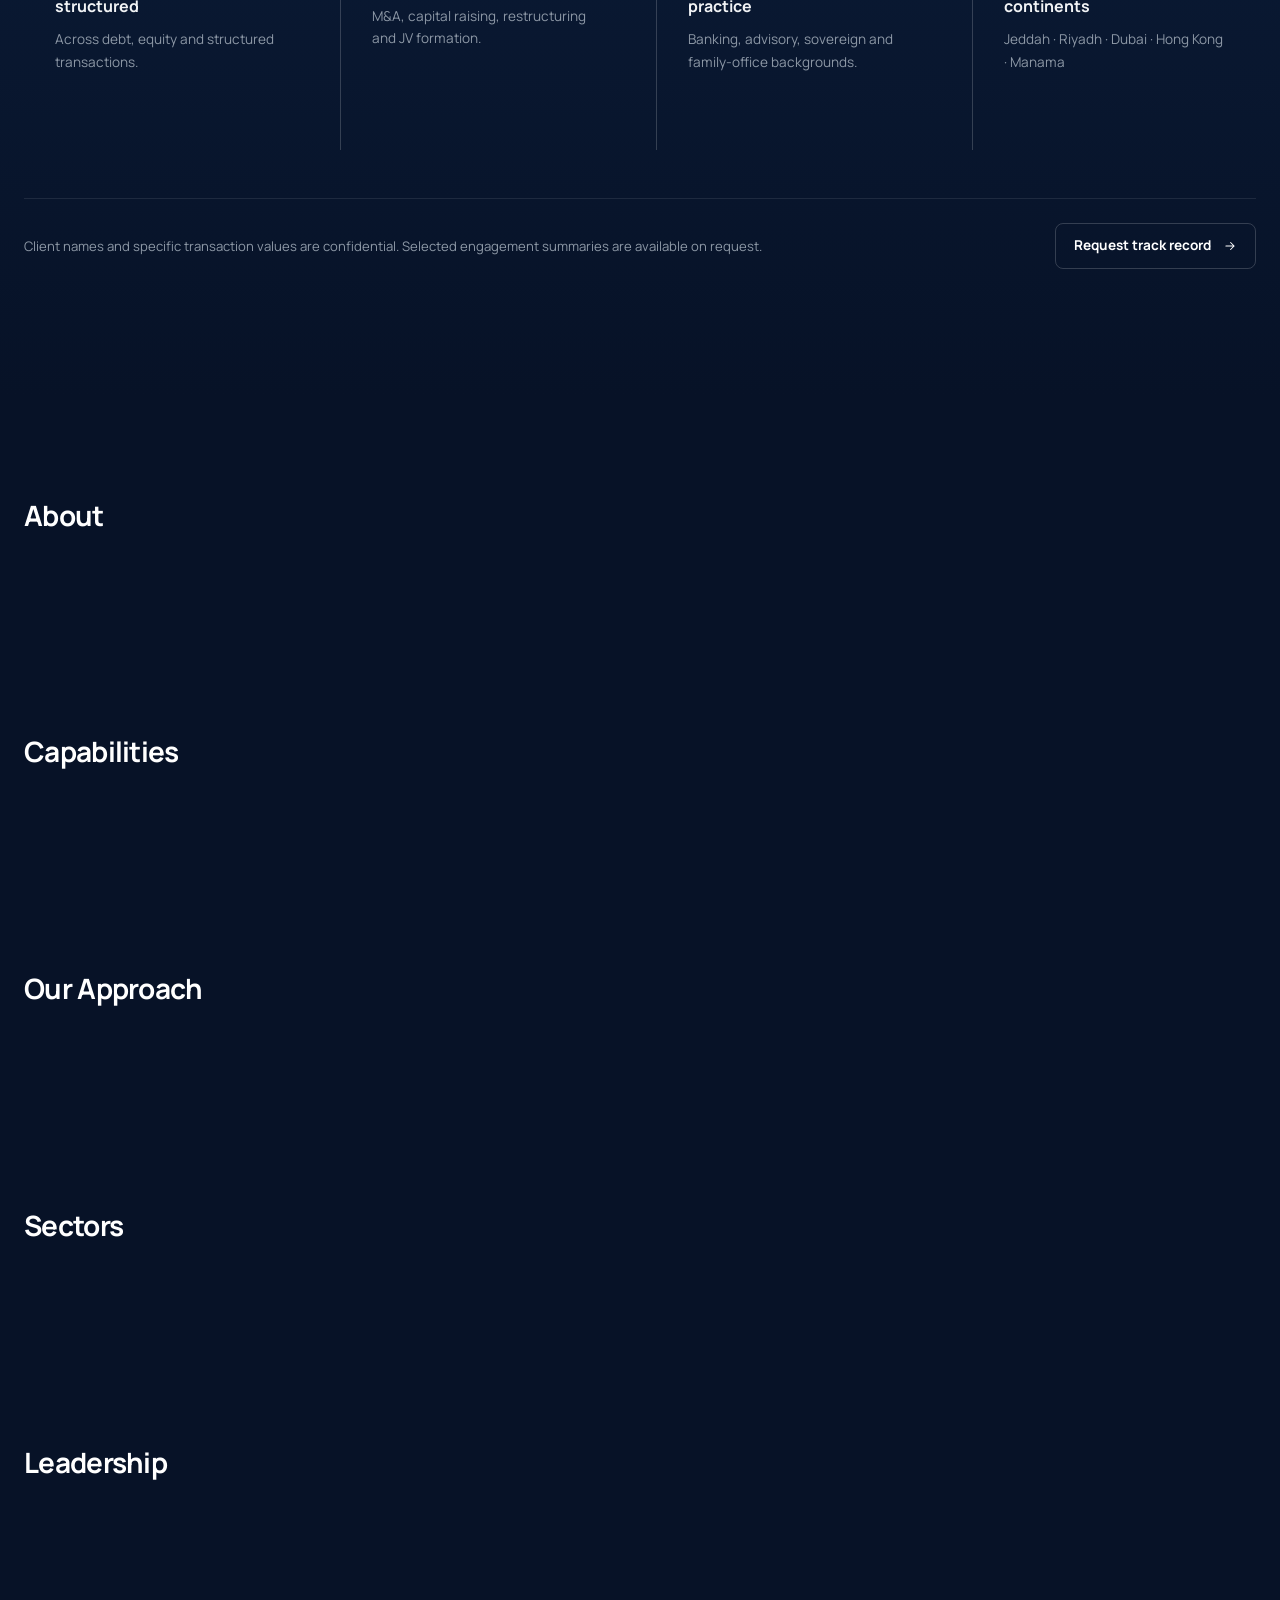
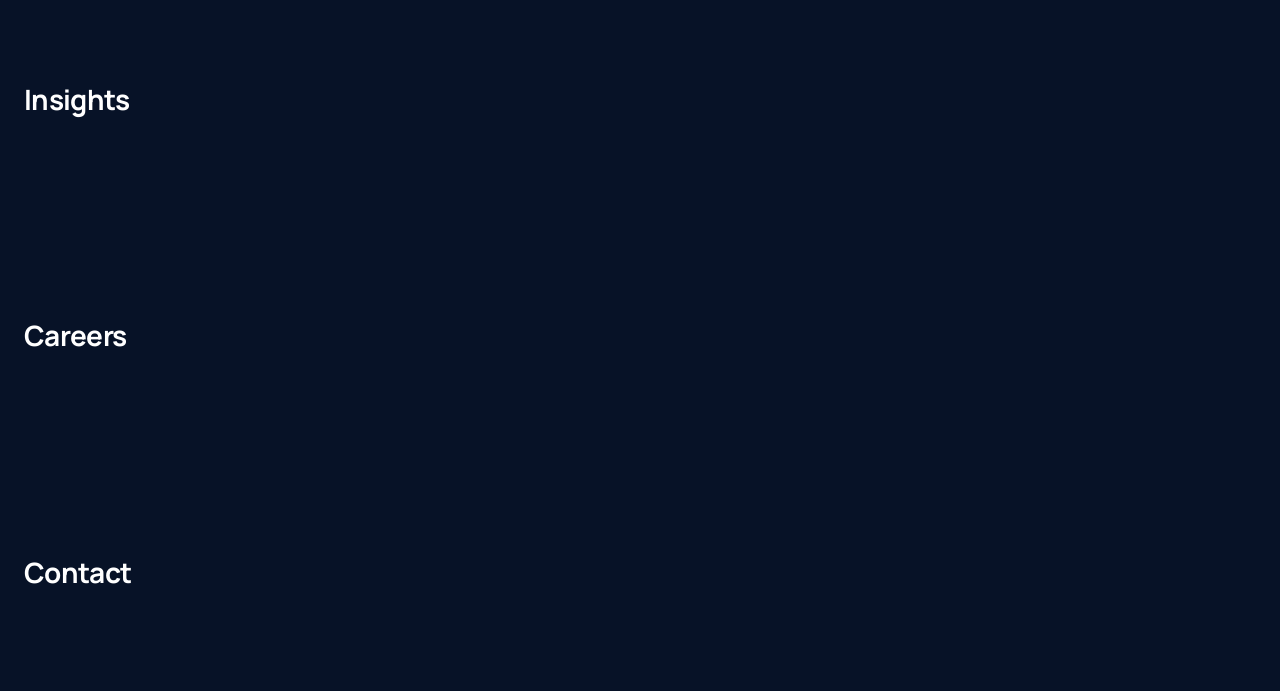
<file: main2.html>
﻿<!doctype html><html lang="en" dir="ltr" data-theme="light"><head><meta charset="UTF-8"><meta name="viewport" content="width=device-width,initial-scale=1"><meta name="description" content="FinCorp Global — Corporate, financial and strategic advisory solutions."><title>FinCorp Global</title><link rel="icon" type="image/png" href="/assets/favicon.png"><link rel="apple-touch-icon" href="/assets/favicon.png"><link rel="preconnect" href="https://fonts.googleapis.com"><link rel="preconnect" href="https://fonts.gstatic.com" crossorigin><link href="https://fonts.googleapis.com/css2?family=Fraunces:opsz,wght@9..144,400;9..144,500;9..144,600&family=IBM+Plex+Sans+Arabic:wght@300;400;500;600;700&family=Manrope:wght@300;400;500;600;700;800&display=swap" rel="stylesheet"><link rel="modulepreload" crossorigin href="./assets/styles-jvXhXsG6-BGRVztY9.js"><link rel="modulepreload" crossorigin href="./assets/app-DEw_8Zd5-CZleB2Hw.js"><script type="module" crossorigin src="./assets/main2-D68lbS9j.js"></script><link rel="modulepreload" crossorigin href="./assets/rolldown-runtime-Czjbc987.js"><link rel="modulepreload" crossorigin href="./assets/styles-CSkr0UNR-C7CIQHkz.js"><link rel="stylesheet" crossorigin href="./assets/styles-CSkr0UNR-BZpA87fn.css"></head><body><a href="#main-content" class="skip-link" data-en="Skip to content" data-ar="تخطي إلى المحتوى">Skip to content</a><header class="site-header" id="site-header"><div class="header-inner container"><a href="#hero" class="site-brand" data-aria-en="FinCorp Global — Home" data-aria-ar="فينكورب جلوبال — الرئيسية"><img src="./assets/logo-BRlATNUV-BRlATNUV.png" alt="FinCorp Global" class="brand-logo" width="180" height="36" decoding="async" fetchpriority="high"> <span class="brand-name" data-en="FinCorp Global" data-ar="فينكورب جلوبال">FinCorp Global</span></a><nav class="site-nav" data-aria-en="Primary" data-aria-ar="التنقل الرئيسي"><a href="#track-record" class="nav-link" data-en="Track Record" data-ar="سجلنا">Track Record</a> <a href="#about" class="nav-link" data-en="About" data-ar="من نحن">About</a> <a href="#capabilities" class="nav-link" data-en="Capabilities" data-ar="خدماتنا">Capabilities</a> <a href="#approach" class="nav-link" data-en="Our Approach" data-ar="منهجيتنا">Our Approach</a> <a href="#leadership" class="nav-link" data-en="Leadership" data-ar="القيادة">Leadership</a> <a href="#insights" class="nav-link" data-en="Insights" data-ar="رؤى">Insights</a></nav><div class="header-actions"><button type="button" class="header-language" data-action="language" aria-label="Switch language"><span data-lang-label>AR</span></button> <button type="button" class="theme-toggle" data-action="theme" aria-label="Switch theme" aria-pressed="false"><span class="theme-icon theme-icon-sun" aria-hidden="true"><svg viewBox="0 0 24 24" fill="none" stroke="currentColor" stroke-width="1.6" stroke-linecap="round"><circle cx="12" cy="12" r="4"/><path d="M12 2V4M12 20V22M4.93 4.93L6.34 6.34M17.66 17.66L19.07 19.07M2 12H4M20 12H22M4.93 19.07L6.34 17.66M17.66 6.34L19.07 4.93"/></svg> </span><span class="theme-icon theme-icon-moon" aria-hidden="true"><svg viewBox="0 0 24 24" fill="none" stroke="currentColor" stroke-width="1.6" stroke-linecap="round"><path d="M21 12.8A8.5 8.5 0 1 1 11.2 3 6.7 6.7 0 0 0 21 12.8Z"/></svg></span></button> <a href="#contact" class="header-cta"><span data-en="Start a conversation" data-ar="ابدأ محادثة">Start a conversation</span> <svg viewBox="0 0 24 24" fill="none" stroke="currentColor" stroke-width="1.8" stroke-linecap="round" stroke-linejoin="round" aria-hidden="true"><path d="M5 12h14M13 6l6 6-6 6"/></svg></a></div><button type="button" class="mobile-menu-toggle" id="mobile-menu-toggle" aria-label="Open menu" aria-expanded="false" aria-controls="mobile-navigation"><span></span><span></span><span></span></button></div></header><div class="mobile-navigation" id="mobile-navigation" role="dialog" aria-modal="true" data-aria-en="Mobile menu" data-aria-ar="قائمة التنقل"><div class="mobile-navigation-inner"><nav class="mobile-nav" data-aria-en="Mobile primary" data-aria-ar="التنقل الرئيسي"><a href="#track-record" class="mobile-nav-link"><span>01</span><strong data-en="Track Record" data-ar="سجلنا">Track Record</strong></a> <a href="#about" class="mobile-nav-link"><span>02</span><strong data-en="About" data-ar="من نحن">About</strong></a> <a href="#capabilities" class="mobile-nav-link"><span>03</span><strong data-en="Capabilities" data-ar="خدماتنا">Capabilities</strong></a> <a href="#approach" class="mobile-nav-link"><span>04</span><strong data-en="Our Approach" data-ar="منهجيتنا">Our Approach</strong></a> <a href="#leadership" class="mobile-nav-link"><span>05</span><strong data-en="Leadership" data-ar="القيادة">Leadership</strong></a> <a href="#insights" class="mobile-nav-link"><span>06</span><strong data-en="Insights" data-ar="رؤى">Insights</strong></a></nav><div class="mobile-controls"><button type="button" class="mobile-control" data-action="theme" aria-pressed="false"><span class="mobile-control-icon" aria-hidden="true"><svg class="icon-sun" viewBox="0 0 24 24" fill="none" stroke="currentColor" stroke-width="1.8" stroke-linecap="round"><circle cx="12" cy="12" r="4"/><path d="M12 2V4M12 20V22M4.93 4.93L6.34 6.34M17.66 17.66L19.07 19.07M2 12H4M20 12H22M4.93 19.07L6.34 17.66M17.66 6.34L19.07 4.93"/></svg> <svg class="icon-moon" viewBox="0 0 24 24" fill="none" stroke="currentColor" stroke-width="1.8" stroke-linecap="round"><path d="M21 12.8A8.5 8.5 0 1 1 11.2 3 6.7 6.7 0 0 0 21 12.8Z"/></svg> </span><span class="mobile-control-label" data-theme-label>Dark mode</span></button> <button type="button" class="mobile-control" data-action="language" aria-label="Switch language"><span class="mobile-control-label mobile-control-lang-text" data-lang-name>العربية</span></button></div><a href="#contact" class="mobile-cta"><span data-en="Start a conversation" data-ar="ابدأ محادثة">Start a conversation</span> <svg viewBox="0 0 24 24" fill="none" stroke="currentColor" stroke-width="1.8" stroke-linecap="round" stroke-linejoin="round" aria-hidden="true"><path d="M5 12h14M13 6l6 6-6 6"/></svg></a></div></div><main id="main-content"><section id="hero" class="section hero" aria-label="Hero" data-aria-en="Hero" data-aria-ar="الواجهة"><div class="hero-bg" aria-hidden="true"><canvas id="hero-canvas" class="hero-canvas"></canvas><div class="hero-grid"></div><div class="hero-glow hero-glow-1"></div><div class="hero-glow hero-glow-2"></div></div><div class="container hero-inner"><div class="hero-content"><p class="hero-eyebrow hero-reveal" style="--d:0.1s"><span class="hero-eyebrow-line"></span> <span data-en="Corporate &amp; Financial Advisory" data-ar="استشارات مؤسسية ومالية">Corporate &amp; Financial Advisory</span></p><h1 class="hero-title"><span class="hero-title-line hero-reveal" style="--d:0.25s" data-en="Clarity for the" data-ar="وضوحٌ يليق">Clarity for the</span> <span class="hero-title-line hero-title-accent hero-reveal" style="--d:0.4s" data-en="decisions that matter." data-ar="بالقرارات المصيرية.">decisions that matter.</span></h1><p class="hero-lead hero-reveal" style="--d:0.55s" data-en="FinCorp Global partners with corporations, family groups and investors to structure, protect and grow capital — across markets, jurisdictions and generations." data-ar="تعمل فينكورب جلوبال إلى جانب الشركات والمجموعات العائلية والمستثمرين لبناء رأس المال وحمايته وتنميته — عبر الأسواق والأنظمة القانونية والأجيال.">FinCorp Global partners with corporations, family groups and investors to structure, protect and grow capital — across markets, jurisdictions and generations.</p><div class="hero-actions hero-reveal" style="--d:0.7s"><a href="#capabilities" class="hero-btn hero-btn-primary"><span data-en="Explore our capabilities" data-ar="اكتشف قدراتنا">Explore our capabilities</span> <svg viewBox="0 0 24 24" fill="none" stroke="currentColor" stroke-width="1.8" stroke-linecap="round" stroke-linejoin="round" aria-hidden="true"><path d="M5 12h14M13 6l6 6-6 6"/></svg> </a><a href="#contact" class="hero-btn hero-btn-ghost"><span data-en="Start a conversation" data-ar="ابدأ محادثة">Start a conversation</span></a></div><div class="hero-meta hero-reveal" style="--d:0.85s"><span class="hero-meta-dot"></span> <span data-en="Jeddah · Riyadh · Dubai · Hong Kong · Manama" data-ar="جدة · الرياض · دبي · هونج كونج · المنامة">Jeddah · Riyadh · Dubai · Hong Kong · Manama</span></div></div><div class="hero-visual" aria-hidden="true"><svg class="hero-chart" viewBox="0 0 640 480" fill="none" preserveAspectRatio="xMidYMid meet"><defs><linearGradient id="hg-stroke" x1="0" y1="0" x2="640" y2="0" gradientUnits="userSpaceOnUse"><stop offset="0" stop-color="#2E63AC"/><stop offset="0.55" stop-color="#5B93DC"/><stop offset="1" stop-color="#A8CCF5"/></linearGradient><linearGradient id="hg-stroke-2" x1="0" y1="0" x2="640" y2="0" gradientUnits="userSpaceOnUse"><stop offset="0" stop-color="#3D5A8F" stop-opacity="0.35"/><stop offset="1" stop-color="#7FB0E8" stop-opacity="0.7"/></linearGradient><linearGradient id="hg-fill" x1="0" y1="0" x2="0" y2="480" gradientUnits="userSpaceOnUse"><stop offset="0" stop-color="#5B93DC" stop-opacity="0.24"/><stop offset="1" stop-color="#5B93DC" stop-opacity="0"/></linearGradient><radialGradient id="hg-hub-glow" cx="0.5" cy="0.5" r="0.5"><stop offset="0" stop-color="#8FBCEC" stop-opacity="0.45"/><stop offset="1" stop-color="#8FBCEC" stop-opacity="0"/></radialGradient><path id="hgp-main" d="M 0,420 C 110,405 175,345 260,335 C 360,323 430,235 640,140"/><path id="hgp-second" d="M 0,455 C 140,440 210,395 300,385 C 410,373 480,300 640,225"/></defs><g stroke="#FFFFFF" stroke-opacity="0.05"><line x1="0" y1="120" x2="640" y2="120"/><line x1="0" y1="240" x2="640" y2="240"/><line x1="0" y1="360" x2="640" y2="360"/><line x1="160" y1="0" x2="160" y2="480"/><line x1="320" y1="0" x2="320" y2="480"/><line x1="480" y1="0" x2="480" y2="480"/></g><g class="hero-pillars" stroke="#5B93DC" stroke-width="1" stroke-linecap="round"><line style="--i:0" x1="30" y1="480" x2="30" y2="425" stroke-opacity="0.10"/><line style="--i:1" x1="60" y1="480" x2="60" y2="408" stroke-opacity="0.12"/><line style="--i:2" x1="90" y1="480" x2="90" y2="432" stroke-opacity="0.09"/><line style="--i:3" x1="120" y1="480" x2="120" y2="392" stroke-opacity="0.14"/><line style="--i:4" x1="150" y1="480" x2="150" y2="415" stroke-opacity="0.11"/><line style="--i:5" x1="180" y1="480" x2="180" y2="378" stroke-opacity="0.15"/><line style="--i:6" x1="210" y1="480" x2="210" y2="400" stroke-opacity="0.12"/><line style="--i:7" x1="240" y1="480" x2="240" y2="352" stroke-opacity="0.17"/><line style="--i:8" x1="270" y1="480" x2="270" y2="375" stroke-opacity="0.13"/><line style="--i:9" x1="300" y1="480" x2="300" y2="340" stroke-opacity="0.18"/><line style="--i:10" x1="330" y1="480" x2="330" y2="362" stroke-opacity="0.14"/><line style="--i:11" x1="360" y1="480" x2="360" y2="318" stroke-opacity="0.19"/><line style="--i:12" x1="390" y1="480" x2="390" y2="342" stroke-opacity="0.15"/><line style="--i:13" x1="420" y1="480" x2="420" y2="290" stroke-opacity="0.21"/><line style="--i:14" x1="450" y1="480" x2="450" y2="312" stroke-opacity="0.16"/><line style="--i:15" x1="480" y1="480" x2="480" y2="258" stroke-opacity="0.23"/><line style="--i:16" x1="510" y1="480" x2="510" y2="280" stroke-opacity="0.17"/><line style="--i:17" x1="540" y1="480" x2="540" y2="220" stroke-opacity="0.25"/><line style="--i:18" x1="570" y1="480" x2="570" y2="242" stroke-opacity="0.18"/><line style="--i:19" x1="600" y1="480" x2="600" y2="180" stroke-opacity="0.28"/></g><g class="hero-ghost"><path d="M 0,470 C 160,462 260,430 380,415 C 500,400 560,360 640,340" stroke="#3D5A8F" stroke-opacity="0.22" stroke-width="1" stroke-dasharray="1 5"/><path d="M 0,380 C 130,360 220,300 320,290 C 430,278 520,180 640,90" stroke="#4F7CB8" stroke-opacity="0.18" stroke-width="1" stroke-dasharray="1 6"/><path d="M 0,410 C 100,398 200,360 300,350 C 420,338 520,260 640,200" stroke="#5B93DC" stroke-opacity="0.14" stroke-width="0.8" stroke-dasharray="1 8"/></g><path class="hero-area" fill="url(#hg-fill)" d="M 0,420 C 110,405 175,345 260,335 C 360,323 430,235 640,140 L 640,480 L 0,480 Z"/><path class="hero-line hero-line-2" stroke="url(#hg-stroke-2)" stroke-width="1.5" stroke-linecap="round" d="M 0,455 C 140,440 210,395 300,385 C 410,373 480,300 640,225"/><path class="hero-line hero-line-1" stroke="url(#hg-stroke)" stroke-width="2.5" stroke-linecap="round" d="M 0,420 C 110,405 175,345 260,335 C 360,323 430,235 640,140"/><circle class="hero-hub-glow" cx="430" cy="235" r="110" fill="url(#hg-hub-glow)"/><g transform="translate(430 235)"><circle class="hero-sonar-ring hero-sonar-ring-1" cx="0" cy="0" r="18"/><circle class="hero-sonar-ring hero-sonar-ring-2" cx="0" cy="0" r="18"/><circle class="hero-sonar-ring hero-sonar-ring-3" cx="0" cy="0" r="18"/></g><g><circle class="hero-node" style="--nd:2.1s" cx="130" cy="395" r="3"/><circle class="hero-node" style="--nd:2.2s" cx="260" cy="335" r="4"/><circle class="hero-node-pulse" cx="260" cy="335" r="4"/><circle class="hero-node" style="--nd:2.3s" cx="430" cy="235" r="4"/><circle class="hero-node-pulse hero-node-pulse-delay" cx="430" cy="235" r="4"/><circle class="hero-node hero-node-final" style="--nd:2.4s" cx="640" cy="140" r="5"/></g><g class="hero-travelers"><circle r="3" fill="#C9DFF8"><animate attributeName="opacity" values="0;1" dur="0.8s" begin="3s" fill="freeze"/><animateMotion dur="11s" begin="3s" repeatCount="indefinite" rotate="auto"><mpath href="#hgp-main"/></animateMotion></circle><circle r="2.5" fill="#8FBCEC"><animate attributeName="opacity" values="0;0.75" dur="0.8s" begin="3.4s" fill="freeze"/><animateMotion dur="11s" begin="3.4s" repeatCount="indefinite" rotate="auto"><mpath href="#hgp-main"/></animateMotion></circle><circle r="2" fill="#8FBCEC"><animate attributeName="opacity" values="0;0.55" dur="0.8s" begin="3.8s" fill="freeze"/><animateMotion dur="11s" begin="3.8s" repeatCount="indefinite" rotate="auto"><mpath href="#hgp-main"/></animateMotion></circle><circle r="2" fill="#7FB0E8"><animate attributeName="opacity" values="0;0.5" dur="0.8s" begin="3.2s" fill="freeze"/><animateMotion dur="14s" begin="3.2s" repeatCount="indefinite" rotate="auto"><mpath href="#hgp-second"/></animateMotion></circle></g></svg></div></div><a href="#track-record" class="hero-scroll" data-aria-en="Scroll to content" data-aria-ar="مرر إلى المحتوى"><span class="hero-scroll-track"><span class="hero-scroll-thumb"></span></span> <span class="hero-scroll-text" data-en="Scroll" data-ar="مرر">Scroll</span></a></section><section id="track-record" class="section section-proof" aria-labelledby="track-record-title"><div class="proof-bg" aria-hidden="true"><span class="proof-bg-number">02</span> <span class="proof-bg-rule proof-bg-rule-one"></span> <span class="proof-bg-rule proof-bg-rule-two"></span></div><div class="container"><header class="proof-header"><div class="proof-header-left"><p class="proof-eyebrow reveal" style="--d:0s"><span class="proof-eyebrow-line" aria-hidden="true"></span> <span data-en="Track Record" data-ar="سجل الأعمال">Track Record</span></p><h2 id="track-record-title" class="proof-title reveal" style="--d:0.1s" data-en="A record built on outcomes, not intentions." data-ar="سجلٌ مبنيّ على النتائج، لا على النوايا.">A record built on outcomes, not intentions.</h2></div><p class="proof-lead reveal" style="--d:0.2s" data-en="Numbers tell the story more honestly than adjectives. Below is the shape of our practice — capital arranged, mandates advised, and markets navigated for our clients." data-ar="الأرقام تروي القصة بصدقٍ أكبر من الصفات. فيما يلي ملامح ممارستنا — رأس مال تم ترتيبه، وعمليات تم تقديم المشورة بشأنها، وأسواق تمت إدارتها لصالح عملائنا.">Numbers tell the story more honestly than adjectives. Below is the shape of our practice — capital arranged, mandates advised, and markets navigated for our clients.</p></header><div class="proof-grid" role="list"><article class="proof-metric reveal" style="--d:0.3s" role="listitem"><span class="proof-metric-index" aria-hidden="true">01</span><p class="proof-metric-value" dir="ltr" data-count="2.4" data-decimals="1" data-prefix="$" data-suffix="B+">$2.4B+</p><p class="proof-metric-label" data-en="Capital arranged and structured" data-ar="رأس مال مهيكل ومنظَّم">Capital arranged and structured</p><p class="proof-metric-note" data-en="Across debt, equity and structured transactions." data-ar="عبر صفقات الدين وحقوق الملكية والصفقات المهيكلة.">Across debt, equity and structured transactions.</p></article><article class="proof-metric reveal" style="--d:0.4s" role="listitem"><span class="proof-metric-index" aria-hidden="true">02</span><p class="proof-metric-value" dir="ltr" data-count="180" data-suffix="+">180+</p><p class="proof-metric-label" data-en="Mandates advised to close" data-ar="تكليفًا أُديرت حتى الإنجاز">Mandates advised to close</p><p class="proof-metric-note" data-en="M&amp;A, capital raising, restructuring and JV formation." data-ar="الاندماج والاستحواذ، وطرح رأس المال، وإعادة الهيكلة، وتأسيس المشاريع المشتركة.">M&amp;A, capital raising, restructuring and JV formation.</p></article><article class="proof-metric reveal" style="--d:0.5s" role="listitem"><span class="proof-metric-index" aria-hidden="true">03</span><p class="proof-metric-value" dir="ltr" data-count="40" data-suffix="+">40+</p><p class="proof-metric-label" data-en="Years of combined senior practice" data-ar="سنة من الخبرة القيادية المجمّعة">Years of combined senior practice</p><p class="proof-metric-note" data-en="Banking, advisory, sovereign and family-office backgrounds." data-ar="خلفيات مصرفية واستشارية وسيادية ومكاتب عائلية.">Banking, advisory, sovereign and family-office backgrounds.</p></article><article class="proof-metric reveal" style="--d:0.6s" role="listitem"><span class="proof-metric-index" aria-hidden="true">04</span><p class="proof-metric-value" dir="ltr" data-count="5">5</p><p class="proof-metric-label" data-en="Regional hubs across three continents" data-ar="مراكز إقليمية عبر ثلاث قارات">Regional hubs across three continents</p><p class="proof-metric-note" data-en="Jeddah · Riyadh · Dubai · Hong Kong · Manama" data-ar="جدة · الرياض · دبي · هونج كونج · المنامة">Jeddah · Riyadh · Dubai · Hong Kong · Manama</p></article></div><div class="proof-foot reveal" style="--d:0.75s"><p class="proof-foot-note" data-en="Client names and specific transaction values are confidential. Selected engagement summaries are available on request." data-ar="أسماء العملاء وقيم المعاملات المحددة سرية. تتوفر ملخصات مختارة لبعض الأعمال عند الطلب.">Client names and specific transaction values are confidential. Selected engagement summaries are available on request.</p><a href="#contact" class="proof-foot-link"><span data-en="Request track record" data-ar="اطلب سجل الأعمال">Request track record</span> <svg viewBox="0 0 24 24" fill="none" stroke="currentColor" stroke-width="1.8" stroke-linecap="round" stroke-linejoin="round" aria-hidden="true"><path d="M5 12h14M13 6l6 6-6 6"/></svg></a></div></div></section><section id="about" class="section" aria-label="About" data-aria-en="About" data-aria-ar="من نحن"><div class="container"><h2 data-en="About" data-ar="من نحن">About</h2></div></section><section id="capabilities" class="section" aria-label="Capabilities" data-aria-en="Capabilities" data-aria-ar="خدماتنا"><div class="container"><h2 data-en="Capabilities" data-ar="خدماتنا">Capabilities</h2></div></section><section id="approach" class="section" aria-label="Our Approach" data-aria-en="Our Approach" data-aria-ar="منهجيتنا"><div class="container"><h2 data-en="Our Approach" data-ar="منهجيتنا">Our Approach</h2></div></section><section id="sectors" class="section" aria-label="Sectors" data-aria-en="Sectors" data-aria-ar="القطاعات"><div class="container"><h2 data-en="Sectors" data-ar="القطاعات">Sectors</h2></div></section><section id="leadership" class="section" aria-label="Leadership" data-aria-en="Leadership" data-aria-ar="القيادة"><div class="container"><h2 data-en="Leadership" data-ar="القيادة">Leadership</h2></div></section><section id="insights" class="section" aria-label="Insights" data-aria-en="Insights" data-aria-ar="رؤى"><div class="container"><h2 data-en="Insights" data-ar="رؤى">Insights</h2></div></section><section id="careers" class="section" aria-label="Careers" data-aria-en="Careers" data-aria-ar="الوظائف"><div class="container"><h2 data-en="Careers" data-ar="الوظائف">Careers</h2></div></section><section id="contact" class="section" aria-label="Contact" data-aria-en="Contact" data-aria-ar="تواصل معنا"><div class="container"><h2 data-en="Contact" data-ar="تواصل معنا">Contact</h2></div></section></main></body></html>
</file>
<file: assets/styles-CSkr0UNR-BZpA87fn.css>
:root{--brand-blue:#1b4a8a;--brand-blue-hover:#14406f;--brand-blue-soft:#e8eff8;--brand-navy:#0b1b3a;--brand-navy-deep:#071227;--brand-slate:#4b5563;--brand-slate-light:#6b7280;--brand-off-white:#f7f8fa;--brand-white:#fff;--font-sans:"Manrope", -apple-system, BlinkMacSystemFont, "Segoe UI", sans-serif;--font-arabic:"IBM Plex Sans Arabic", "Segoe UI", Tahoma, sans-serif;--font-display:"Alexandria", "IBM Plex Sans Arabic", "Segoe UI", sans-serif;--fs-xs:.75rem;--fs-sm:.85rem;--fs-base:.9375rem;--fs-md:1rem;--fs-lg:1.125rem;--fs-xl:1.375rem;--fs-2xl:1.75rem;--fs-3xl:2.25rem;--fs-4xl:3rem;--lh-tight:1.12;--lh-snug:1.4;--lh-normal:1.6;--lh-loose:1.75;--lh-arabic:1.85;--tracking-tight:-.025em;--tracking-normal:0;--tracking-wide:.02em;--space-1:4px;--space-2:8px;--space-3:12px;--space-4:16px;--space-5:20px;--space-6:24px;--space-8:32px;--space-10:40px;--space-12:48px;--space-16:64px;--space-20:80px;--space-24:96px;--space-32:128px;--radius-xs:4px;--radius-sm:6px;--radius-md:8px;--radius-lg:12px;--radius-pill:999px;--container-width:1440px;--container-padding:24px;--header-height:64px;--lightningcss-light:initial;--lightningcss-dark: ;--lightningcss-light:initial;--lightningcss-dark: ;color-scheme:light;--bg:var(--brand-off-white);--bg-soft:#eef1f4;--surface:var(--brand-white);--surface-elevated:var(--brand-white);--surface-translucent:#ffffffd9;--text-primary:#111827;--text-secondary:var(--brand-slate);--text-muted:var(--brand-slate-light);--text-heading:var(--brand-navy);--border:#0a19301a;--border-strong:#0a19302e;--action-primary:var(--brand-blue);--action-primary-hover:var(--brand-blue-hover);--action-on-primary:var(--brand-white);--focus-ring:var(--brand-blue);--shadow-sm:0 2px 10px #0a19300d;--shadow-md:0 8px 24px #0a193012;--shadow-lg:0 20px 48px #0a19301a}html[data-theme=dark]{--lightningcss-light: ;--lightningcss-dark:initial;--lightningcss-light: ;--lightningcss-dark:initial;color-scheme:dark;--bg:var(--brand-navy-deep);--bg-soft:#0a1930;--surface:var(--brand-navy);--surface-elevated:var(--brand-navy);--surface-translucent:#0b1b3ad1;--text-primary:#f1f3f5;--text-secondary:#a4b8d1;--text-muted:#8d98a6;--text-heading:#fff;--border:#ffffff17;--border-strong:#ffffff2e;--action-primary:#4a87d4;--action-primary-hover:#6ba0e3;--action-on-primary:#0b1b3a;--focus-ring:#6ba0e3;--shadow-sm:0 2px 10px #0000003d;--shadow-md:0 8px 24px #00000052;--shadow-lg:0 20px 48px #0006}:root{--ease-standard:cubic-bezier(.22, 1, .36, 1);--ease-out:cubic-bezier(.16, 1, .3, 1);--duration-fast:.16s;--duration-base:.26s;--duration-slow:.48s;--transition-fast:var(--duration-fast) var(--ease-standard);--transition-base:var(--duration-base) var(--ease-standard);--transition-slow:var(--duration-slow) var(--ease-standard);--z-header:100;--z-overlay:90;--z-skip:200}*,:before,:after{box-sizing:border-box}html{scroll-behavior:smooth;background:var(--bg);color:var(--text-primary);-webkit-text-size-adjust:100%;margin:0;padding:0;font-size:16px}body{background:var(--bg);min-width:320px;color:var(--text-primary);font-family:var(--font-sans);font-size:var(--fs-base);font-weight:400;line-height:var(--lh-normal);text-rendering:optimizelegibility;-webkit-font-smoothing:antialiased;transition:background-color var(--transition-base), color var(--transition-base);margin:0;padding:0}html.menu-open,html.menu-open body{overflow:hidden}html[lang=ar]{--tracking-tight:0;--tracking-normal:0;--tracking-wide:0}html[lang=ar] body,html[lang=ar] button,html[lang=ar] input,html[lang=ar] textarea,html[lang=ar] select{font-family:var(--font-arabic)}html[lang=ar] body{line-height:var(--lh-arabic)}html[lang=ar] h1,html[lang=ar] h2,html[lang=ar] h3,html[lang=ar] h4,html[lang=ar] h5,html[lang=ar] h6{font-family:var(--font-display);letter-spacing:0;font-weight:700;line-height:1.35}html[lang=ar] p{line-height:var(--lh-arabic)}html[lang=ar] label,html[lang=ar] .label,html[lang=ar] .nav-link,html[lang=ar] .eyebrow{font-family:var(--font-arabic);line-height:1.7}img{max-width:100%;height:auto;display:block}button{color:inherit;cursor:pointer;font:inherit;background:0 0;border:0;padding:0}a{color:inherit;text-decoration:none}:focus-visible{outline:2px solid var(--focus-ring);outline-offset:3px;border-radius:var(--radius-xs)}::selection{background:var(--action-primary);color:var(--action-on-primary)}.skip-link{top:var(--space-3);z-index:var(--z-skip);padding:var(--space-3) var(--space-4);background:var(--action-primary);color:var(--action-on-primary);border-radius:var(--radius-md);font-weight:600;font-size:var(--fs-sm);transition:transform var(--transition-fast);position:fixed;inset-inline-start:var(--space-3);transform:translateY(-150%)}.skip-link:focus{transform:translateY(0)}.container{width:min(calc(100% - (var(--container-padding) * 2)), var(--container-width));margin-inline:auto}.site-header{top:var(--space-4);width:calc(100% - (var(--space-4) * 2));max-width:var(--container-width);z-index:var(--z-header);background:var(--surface-translucent);border:1px solid var(--border);border-radius:var(--radius-lg);box-shadow:var(--shadow-sm);-webkit-backdrop-filter:blur(16px)saturate(1.1);transition:background-color var(--transition-base), border-color var(--transition-base), box-shadow var(--transition-base);margin-inline:auto;position:fixed;inset-inline:0}.site-header.is-scrolled{box-shadow:var(--shadow-md)}html.menu-open .site-header{box-shadow:none;-webkit-backdrop-filter:none;background:0 0;border-color:#0000}.header-inner{height:var(--header-height);justify-content:space-between;align-items:center;gap:var(--space-6);padding-inline:var(--space-5);display:flex}.site-brand{align-items:center;gap:var(--space-3);z-index:2;flex-shrink:0;display:inline-flex}.brand-logo{object-fit:contain;width:auto;max-width:180px;height:36px;transition:transform var(--transition-fast);display:block}.site-brand:hover .brand-logo{transform:scale(1.02)}.brand-name{font-size:var(--fs-base);font-weight:700;line-height:var(--lh-tight);color:var(--text-heading);letter-spacing:var(--tracking-tight);white-space:nowrap;text-overflow:ellipsis;display:none;overflow:hidden}.site-nav{justify-content:center;align-items:center;gap:clamp(16px,1.8vw,32px);height:100%;margin-inline:auto;display:flex}.nav-link{height:100%;color:var(--text-secondary);font-size:var(--fs-sm);letter-spacing:var(--tracking-normal);white-space:nowrap;transition:color var(--transition-fast);align-items:center;font-weight:600;display:inline-flex;position:relative}.nav-link:after{content:"";background:var(--action-primary);transform-origin:50%;height:2px;transition:transform var(--transition-base);bottom:0;position:absolute;inset-inline:0;transform:scaleX(0)}.nav-link:hover,.nav-link.is-active{color:var(--text-heading)}.nav-link:hover:after,.nav-link.is-active:after{transform:scaleX(1)}.header-actions{align-items:center;gap:var(--space-2);flex-shrink:0;display:flex}.header-language{border:1px solid var(--border-strong);border-radius:var(--radius-md);width:40px;height:40px;color:var(--text-heading);font-size:var(--fs-xs);letter-spacing:var(--tracking-wide);transition:border-color var(--transition-fast), color var(--transition-fast), background-color var(--transition-fast);background:0 0;justify-content:center;align-items:center;font-weight:700;display:inline-flex}.header-language:hover{border-color:var(--action-primary);color:var(--action-primary)}.theme-toggle{border:1px solid var(--border-strong);border-radius:var(--radius-md);width:40px;height:40px;color:var(--text-heading);transition:border-color var(--transition-fast), color var(--transition-fast);background:0 0;justify-content:center;align-items:center;display:inline-flex;position:relative}.theme-toggle:hover{border-color:var(--action-primary);color:var(--action-primary)}.theme-icon{width:18px;height:18px;transition:opacity var(--transition-base), transform var(--transition-base);justify-content:center;align-items:center;display:flex;position:absolute}.theme-icon svg{width:100%;height:100%}.theme-icon-sun{opacity:1;transform:rotate(0)scale(1)}.theme-icon-moon{opacity:0;transform:rotate(-45deg)scale(.65)}html[data-theme=dark] .theme-icon-sun{opacity:0;transform:rotate(45deg)scale(.65)}html[data-theme=dark] .theme-icon-moon{opacity:1;transform:rotate(0)scale(1)}.header-cta{align-items:center;gap:var(--space-2);height:40px;padding-inline:var(--space-5);border-radius:var(--radius-md);background:var(--action-primary);color:var(--action-on-primary);font-size:var(--fs-sm);letter-spacing:var(--tracking-normal);transition:background-color var(--transition-fast), transform var(--transition-fast), box-shadow var(--transition-fast);font-weight:600;display:inline-flex}.header-cta:hover{background:var(--action-primary-hover);box-shadow:var(--shadow-sm);transform:translateY(-1px)}.header-cta svg{width:14px;height:14px;transition:transform var(--transition-base)}.header-cta:hover svg{transform:translate(3px)}html[dir=rtl] .header-cta svg{transform:scaleX(-1)}html[dir=rtl] .header-cta:hover svg{transform:scaleX(-1)translate(3px)}.mobile-menu-toggle{border:1px solid var(--border-strong);border-radius:var(--radius-md);width:42px;height:42px;color:var(--text-heading);transition:border-color var(--transition-fast), color var(--transition-fast);background:0 0;flex-direction:column;flex-shrink:0;justify-content:center;align-items:center;display:none;position:relative}.mobile-menu-toggle:hover{border-color:var(--action-primary);color:var(--action-primary)}.mobile-menu-toggle span{width:18px;height:2px;transition:transform var(--transition-base), opacity var(--transition-base);background:currentColor;border-radius:2px;display:block}.mobile-menu-toggle span:not(:last-child){margin-bottom:4px}html.menu-open .mobile-menu-toggle{border-color:var(--action-primary);color:var(--action-primary)}html.menu-open .mobile-menu-toggle span:first-child{transform:translateY(6px)rotate(45deg)}html.menu-open .mobile-menu-toggle span:nth-child(2){opacity:0}html.menu-open .mobile-menu-toggle span:nth-child(3){transform:translateY(-6px)rotate(-45deg)}.mobile-navigation{z-index:var(--z-overlay);background:var(--bg);opacity:0;visibility:hidden;pointer-events:none;transition:opacity var(--transition-base), visibility var(--transition-base);position:fixed;inset:0}.mobile-navigation-inner{width:min(100% - 40px,560px);min-height:100%;padding:calc(var(--header-height) + var(--space-10)) 0 var(--space-8);justify-content:center;gap:var(--space-8);flex-direction:column;margin-inline:auto;display:flex;overflow-y:auto}html.menu-open .mobile-navigation{opacity:1;visibility:visible;pointer-events:auto}.mobile-nav{border-top:1px solid var(--border);flex-direction:column;display:flex}.mobile-nav-link{align-items:center;gap:var(--space-4);padding:var(--space-4) var(--space-1);border-bottom:1px solid var(--border);color:var(--text-primary);transition:color var(--transition-fast), padding-inline-start var(--transition-fast);display:flex}.mobile-nav-link span{color:var(--text-muted);font-size:var(--fs-xs);font-variant-numeric:tabular-nums;min-width:22px;font-weight:600}.mobile-nav-link strong{font-size:var(--fs-xl);color:var(--text-heading);font-weight:600;font-family:var(--font-sans);letter-spacing:var(--tracking-tight)}html[dir=rtl] .mobile-nav-link strong{font-family:var(--font-arabic);letter-spacing:0}.mobile-nav-link:hover{color:var(--action-primary);padding-inline-start:var(--space-3)}.mobile-nav-link:hover strong{color:var(--action-primary)}.mobile-controls{gap:var(--space-3);grid-template-columns:1fr 1fr;display:grid}.mobile-control{justify-content:center;align-items:center;gap:var(--space-3);height:52px;padding-inline:var(--space-4);border:1px solid var(--border-strong);border-radius:var(--radius-lg);color:var(--text-heading);font-size:var(--fs-sm);transition:border-color var(--transition-fast), color var(--transition-fast);background:0 0;font-weight:600;display:inline-flex}.mobile-control:hover{border-color:var(--action-primary);color:var(--action-primary)}.mobile-control-label{white-space:nowrap}.mobile-control-icon{flex-shrink:0;justify-content:center;align-items:center;width:18px;height:18px;display:inline-flex;position:relative}.mobile-control-icon svg{width:100%;height:100%;transition:opacity var(--transition-base), transform var(--transition-base);position:absolute;inset:0}.mobile-control-icon .icon-sun{opacity:1;transform:rotate(0)scale(1)}.mobile-control-icon .icon-moon{opacity:0;transform:rotate(-45deg)scale(.65)}html[data-theme=dark] .mobile-control-icon .icon-sun{opacity:0;transform:rotate(45deg)scale(.65)}html[data-theme=dark] .mobile-control-icon .icon-moon{opacity:1;transform:rotate(0)scale(1)}.mobile-control-lang-text{letter-spacing:var(--tracking-wide);font-weight:700}.mobile-cta{justify-content:center;align-items:center;gap:var(--space-3);border-radius:var(--radius-lg);background:var(--action-primary);height:56px;color:var(--action-on-primary);font-weight:600;font-size:var(--fs-md);letter-spacing:var(--tracking-normal);transition:background-color var(--transition-fast), transform var(--transition-fast);display:flex}.mobile-cta:hover{background:var(--action-primary-hover);transform:translateY(-1px)}.mobile-cta svg{width:16px;height:16px;transition:transform var(--transition-base)}.mobile-cta:hover svg{transform:translate(3px)}html[dir=rtl] .mobile-cta svg{transform:scaleX(-1)}html[dir=rtl] .mobile-cta:hover svg{transform:scaleX(-1)translate(3px)}.section{padding-block:var(--space-24)}.section :where(h2){font-size:var(--fs-2xl);letter-spacing:var(--tracking-tight);color:var(--text-heading);margin:0;font-weight:700}@media (width<=1024px){.site-nav,.header-cta,.header-language,.theme-toggle{display:none}.mobile-menu-toggle{display:inline-flex}.mobile-navigation{display:block}.header-inner{padding-inline:var(--space-4);gap:var(--space-3)}.site-header{box-shadow:var(--shadow-md)}.site-brand{gap:var(--space-3);flex-shrink:1;min-width:0;max-width:calc(100% - 58px)}.brand-logo{flex-shrink:0;max-width:110px;height:30px}.brand-name{display:block}}@media (width>=1025px){.mobile-navigation{display:none!important}}@media (width<=420px){.mobile-controls{grid-template-columns:1fr}.mobile-control{height:48px}.brand-logo{max-width:88px}.brand-name{font-size:var(--fs-sm)}}@media (prefers-reduced-motion:reduce){*,:before,:after{scroll-behavior:auto!important;transition-duration:.001ms!important;animation-duration:.001ms!important;animation-iteration-count:1!important}}:root{--hero-text:#f4f7fb;--hero-text-dim:#a8b8ce;--hero-text-faint:#6e8199}.hero{padding-top:calc(var(--header-height) + var(--space-20));padding-bottom:var(--space-24);background:radial-gradient(120% 90% at 82% -10%, #12294f 0%, transparent 58%), radial-gradient(80% 60% at -10% 110%, #0a1e3e 0%, transparent 55%), var(--brand-navy-deep);color:var(--hero-text);align-items:center;min-height:100vh;display:flex;position:relative;overflow:hidden}@supports (min-height:100svh){.hero{min-height:100svh}}.hero-bg{pointer-events:none;position:absolute;inset:0}.hero-canvas{opacity:.45;width:100%;height:100%;position:absolute;inset:0}.hero-grid{background-image:linear-gradient(#ffffff07 1px,#0000 1px),linear-gradient(90deg,#ffffff07 1px,#0000 1px);background-size:72px 72px;position:absolute;inset:0;-webkit-mask-image:radial-gradient(80% 70% at 50% 40%,#000 30%,#0000 100%);mask-image:radial-gradient(80% 70% at 50% 40%,#000 30%,#0000 100%)}.hero-glow{filter:blur(100px);pointer-events:none;border-radius:50%;position:absolute}.hero-glow-1{top:-200px;background:#2e63ac4d;width:620px;height:620px;animation:14s ease-in-out infinite hero-glow-breathe;inset-inline-end:-140px}.hero-glow-2{bottom:-220px;background:#1b4a8a3d;width:460px;height:460px;animation:18s ease-in-out -4s infinite hero-glow-breathe;inset-inline-start:-120px}@keyframes hero-glow-breathe{0%,to{opacity:.85;transform:scale(1)}50%{opacity:1;transform:scale(1.06)}}.hero-inner{z-index:1;align-items:center;gap:var(--space-16);grid-template-columns:1fr 1fr;display:grid;position:relative}.hero-eyebrow{align-items:center;gap:var(--space-3);margin:0 0 var(--space-6);font-size:var(--fs-xs);letter-spacing:.24em;text-transform:uppercase;color:#7fa8dc;font-weight:600;display:flex}html[lang=ar] .hero-eyebrow{letter-spacing:.06em}.hero-eyebrow-line{background:linear-gradient(90deg,#0000,#7fa8dc);flex-shrink:0;width:44px;height:1px}.hero-title{font-family:var(--font-display);letter-spacing:-.055em;color:var(--text-heading);font-size:clamp(3rem,7vw,6.5rem);font-weight:800;line-height:.98}html[dir=rtl] .hero-title{font-family:var(--font-display);letter-spacing:0;font-size:clamp(2.5rem,7vw,5.8rem);font-weight:800;line-height:1.22}.hero-title-line{display:block}.hero-title-accent{-webkit-text-fill-color:transparent;background:linear-gradient(100deg,#8fbcec 0%,#c9dff8 55%,#8fbcec 100%);-webkit-background-clip:text;background-clip:text;font-style:italic}html[lang=ar] .hero-title-accent{font-style:normal}.hero-lead{max-width:52ch;margin:0 0 var(--space-10);font-size:var(--fs-lg);color:var(--hero-text-dim);font-weight:400;line-height:1.72}.hero-actions{gap:var(--space-4);margin-bottom:var(--space-10);flex-wrap:wrap;display:flex}.hero-btn{align-items:center;gap:var(--space-3);height:54px;padding-inline:var(--space-8);border-radius:var(--radius-pill);font-size:var(--fs-base);transition:transform var(--transition-fast), box-shadow var(--transition-fast), background-color var(--transition-fast), border-color var(--transition-fast);font-weight:600;display:inline-flex}.hero-btn svg{width:16px;height:16px;transition:transform var(--transition-base)}html[dir=ltr] .hero-btn:hover svg{transform:translate(4px)}html[dir=rtl] .hero-btn svg{transform:scaleX(-1)}html[dir=rtl] .hero-btn:hover svg{transform:scaleX(-1)translate(4px)}.hero-btn-primary{color:#fff;background:linear-gradient(135deg,#2e63ac,#1b4a8a);box-shadow:0 8px 28px #1b4a8a59}.hero-btn-primary:hover{transform:translateY(-2px);box-shadow:0 14px 36px #2e63ac73}.hero-btn-ghost{color:var(--hero-text);-webkit-backdrop-filter:blur(6px);background:#ffffff08;border:1px solid #ffffff38}.hero-btn-ghost:hover{background:#ffffff12;border-color:#ffffff73;transform:translateY(-2px)}.hero-meta{align-items:center;gap:var(--space-3);font-size:var(--fs-sm);color:var(--hero-text-faint);letter-spacing:.06em;display:flex}html[lang=ar] .hero-meta{letter-spacing:0}.hero-meta-dot{width:7px;height:7px;animation:hero-pulse-dot 3s var(--ease-standard) infinite;background:#6fa3e0;border-radius:50%;flex-shrink:0;box-shadow:0 0 #6fa3e080}.hero-visual{opacity:.98;aspect-ratio:4/3;will-change:transform;position:relative}.hero-chart{width:100%;height:100%;display:block;overflow:visible}.hero-line-1,.hero-line-2{stroke-dasharray:1500;stroke-dashoffset:1500px;fill:none}.hero.is-loaded .hero-line-1{animation:hero-draw 2.6s var(--ease-out) .5s forwards}.hero.is-loaded .hero-line-2{animation:hero-draw 2.6s var(--ease-out) .9s forwards}.hero-ghost{opacity:0;fill:none}.hero.is-loaded .hero-ghost{animation:hero-fade-in 2s var(--ease-standard) 1.3s forwards}.hero-area{opacity:0}.hero.is-loaded .hero-area{animation:hero-fade-in 1.8s var(--ease-standard) 1.9s forwards}.hero-hub-glow{opacity:0}.hero.is-loaded .hero-hub-glow{animation:hero-fade-in 2.4s var(--ease-standard) 2.2s forwards}.hero-pillars line{opacity:0;transform:translateY(14px)}.hero.is-loaded .hero-pillars line{animation:hero-pillar-rise 1s var(--ease-out) forwards;animation-delay:calc(1.5s + var(--i,0) * 45ms)}@keyframes hero-pillar-rise{to{opacity:1;transform:translateY(0)}}.hero-sonar-ring{fill:none;stroke:#8fbcec;stroke-width:1.2px;opacity:0;transform-box:fill-box;transform-origin:50%}.hero.is-loaded .hero-sonar-ring-1{animation:7s cubic-bezier(.22,1,.36,1) 2.4s infinite hero-sonar}.hero.is-loaded .hero-sonar-ring-2{animation:7s cubic-bezier(.22,1,.36,1) 4.7s infinite hero-sonar}.hero.is-loaded .hero-sonar-ring-3{animation:7s cubic-bezier(.22,1,.36,1) 7s infinite hero-sonar}@keyframes hero-sonar{0%{opacity:0;transform:scale(.6)}15%{opacity:.55}to{opacity:0;transform:scale(4.2)}}.hero-node{fill:#c9dff8;opacity:0}.hero.is-loaded .hero-node{animation:hero-fade-in .55s var(--ease-standard) forwards;animation-delay:var(--nd,2s)}.hero-node-final{fill:#fff;filter:drop-shadow(0 0 10px #a8ccf5f2)}.hero-node-pulse{fill:none;stroke:#8fbcec;stroke-width:1.5px;opacity:0;transform-box:fill-box;transform-origin:50%}.hero.is-loaded .hero-node-pulse{animation:hero-node-pulse 3.6s var(--ease-standard) 2.8s infinite}.hero.is-loaded .hero-node-pulse-delay{animation-delay:3.6s}@keyframes hero-node-pulse{0%{opacity:.7;transform:scale(1)}70%{opacity:0;transform:scale(3.8)}to{opacity:0;transform:scale(3.8)}}@keyframes hero-fade-in{to{opacity:1}}@keyframes hero-draw{to{stroke-dashoffset:0}}.hero-reveal{opacity:0;transform:translateY(28px)}.hero.is-loaded .hero-reveal{animation:hero-rise .9s var(--ease-out) forwards;animation-delay:var(--d,0s)}@keyframes hero-rise{to{opacity:1;transform:translateY(0)}}@keyframes hero-pulse-dot{0%{box-shadow:0 0 #6fa3e073}70%{box-shadow:0 0 0 9px #6fa3e000}to{box-shadow:0 0 #6fa3e000}}.hero-scroll{bottom:var(--space-8);align-items:center;gap:var(--space-2);z-index:2;flex-direction:column;display:flex;position:absolute;inset-inline-start:50%;transform:translate(-50%)}html[dir=rtl] .hero-scroll{transform:translate(50%)}.hero-scroll-track{border-radius:var(--radius-pill);border:1.5px solid #ffffff47;justify-content:center;width:22px;height:36px;padding-top:6px;display:flex}.hero-scroll-thumb{width:3px;height:8px;animation:hero-scroll-anim 2.2s var(--ease-standard) infinite;background:#8fbcec;border-radius:3px}.hero-scroll-text{letter-spacing:.28em;text-transform:uppercase;color:var(--hero-text-faint);font-size:.65rem}html[lang=ar] .hero-scroll-text{letter-spacing:.05em}@keyframes hero-scroll-anim{0%{opacity:1;transform:translateY(0)}65%{opacity:0;transform:translateY(12px)}to{opacity:0;transform:translateY(0)}}@media (width<=1024px) and (width>=901px){.hero-inner{gap:var(--space-10)}.hero-title{font-size:clamp(2.2rem,4.4vw,2.8rem)}.hero-lead{font-size:var(--fs-md)}}@media (width<=900px){.hero{min-height:100vh;padding-top:calc(var(--header-height) + var(--space-10));padding-bottom:var(--space-16);display:block}@supports (min-height:100svh){.hero{min-height:100svh}}.hero-inner{grid-template-columns:1fr;gap:0}.hero-content{margin-bottom:var(--space-12);flex-direction:column;display:flex}.hero-visual{aspect-ratio:5/4;width:100%;max-width:100%;margin:0}.hero-chart{overflow:visible}.hero-eyebrow{letter-spacing:.18em;margin-bottom:var(--space-4);gap:var(--space-2);font-size:.68rem}html[lang=ar] .hero-eyebrow{letter-spacing:.05em}.hero-eyebrow-line{width:26px}.hero-title{letter-spacing:-.015em;margin-bottom:var(--space-5);font-size:clamp(1.9rem,8vw,2.5rem);line-height:1.1}html[lang=ar] .hero-title{font-size:clamp(1.8rem,7.6vw,2.35rem);line-height:1.28}.hero-lead{margin-bottom:var(--space-8);color:#b7c5da;max-width:none;font-size:1rem;line-height:1.7}html[lang=ar] .hero-lead{line-height:1.85}.hero-actions{align-items:stretch;gap:var(--space-3);margin-bottom:var(--space-8);flex-direction:column}.hero-btn{width:100%;height:52px;font-size:var(--fs-md);justify-content:center}.hero-meta{font-size:var(--fs-xs);letter-spacing:.04em;gap:var(--space-2);flex-wrap:wrap}html[lang=ar] .hero-meta{letter-spacing:0}.hero-scroll{display:none}.hero-glow-1{filter:blur(80px);top:-120px;width:320px;height:320px;inset-inline-end:-100px}.hero-glow-2{filter:blur(80px);bottom:-140px;width:260px;height:260px;inset-inline-start:-100px}.hero-grid{background-size:48px 48px}.hero-canvas{opacity:.35}}@media (width<=480px){.hero-title{font-size:clamp(1.7rem,8.4vw,2.1rem)}html[lang=ar] .hero-title{font-size:clamp(1.6rem,8vw,2rem)}.hero-lead{font-size:.95rem}.hero-visual{aspect-ratio:5/4}}@media (width<=360px){.hero{padding-top:calc(var(--header-height) + var(--space-8))}.hero-visual{aspect-ratio:1}}.section-proof{background:var(--bg-soft);padding-block:var(--space-32) var(--space-24);position:relative;overflow:hidden}.proof-header{gap:var(--space-12);margin-bottom:var(--space-20);grid-template-columns:minmax(0,1.1fr) minmax(0,1fr);align-items:end;display:grid}.proof-eyebrow{align-items:center;gap:var(--space-3);margin:0 0 var(--space-5);font-size:var(--fs-xs);letter-spacing:.22em;text-transform:uppercase;color:var(--action-primary);font-weight:600;display:flex}.proof-eyebrow-line{background:linear-gradient(90deg,#0000,currentColor);width:40px;height:1px}.proof-title{font-family:var(--font-display);letter-spacing:-.02em;color:var(--text-heading);margin:0;font-size:clamp(1.75rem,3.4vw,2.75rem);font-weight:500;line-height:1.1}html[lang=ar] .proof-title{font-family:var(--font-arabic);letter-spacing:0;font-weight:700;line-height:1.35}.proof-lead{font-size:var(--fs-md);color:var(--text-secondary);max-width:48ch;margin:0;line-height:1.75}.proof-grid{gap:var(--space-8);margin-bottom:var(--space-12);grid-template-columns:repeat(4,minmax(0,1fr));display:grid}.proof-metric{padding-top:var(--space-6);border-top:1px solid var(--border-strong);transition:border-color var(--transition-base)}.proof-metric:hover{border-top-color:var(--action-primary)}.proof-metric-index{margin-bottom:var(--space-5);font-size:var(--fs-xs);letter-spacing:.18em;color:var(--text-muted);font-variant-numeric:tabular-nums;font-weight:600;display:block}.proof-metric-value{margin:0 0 var(--space-3);font-family:var(--font-display);letter-spacing:-.025em;color:var(--text-heading);font-variant-numeric:tabular-nums;font-size:clamp(2.25rem,3.6vw,3rem);font-weight:500;line-height:1}html[lang=ar] .proof-metric-value{font-family:var(--font-arabic);letter-spacing:0;font-weight:700}.proof-metric-label{font-size:var(--fs-sm);color:var(--text-primary);max-width:22ch;margin:0;font-weight:600;line-height:1.45}.proof-metric-note{margin:var(--space-2) 0 0;font-size:var(--fs-xs);color:var(--text-muted);line-height:1.55}.proof-foot{justify-content:space-between;align-items:center;gap:var(--space-6);padding-top:var(--space-6);border-top:1px solid var(--border);flex-wrap:wrap;display:flex}.proof-foot-note{font-size:var(--fs-sm);color:var(--text-muted);max-width:70ch;margin:0;line-height:1.65}.proof-foot-link{align-items:center;gap:var(--space-2);font-size:var(--fs-sm);color:var(--text-heading);white-space:nowrap;transition:color var(--transition-fast);font-weight:600;display:inline-flex}.proof-foot-link:hover{color:var(--action-primary)}@media (width<=1024px){.section-proof{padding-block:var(--space-24) var(--space-20)}.proof-header{gap:var(--space-6);margin-bottom:var(--space-16);grid-template-columns:1fr}.proof-grid{gap:var(--space-8) var(--space-6);grid-template-columns:repeat(2,minmax(0,1fr))}}@media (width<=640px){.proof-grid{gap:var(--space-6);grid-template-columns:1fr}.proof-foot{align-items:flex-start;gap:var(--space-4);flex-direction:column}}.reveal{opacity:0;transition:opacity .9s var(--ease-out), transform .9s var(--ease-out);transition-delay:var(--d,0s);will-change:opacity, transform;transform:translateY(22px)}.reveal.is-revealed{opacity:1;transform:translateY(0)}@media (prefers-reduced-motion:reduce){.reveal{opacity:1;transition:none;transform:none}.hero-reveal{opacity:1;transform:none}.hero-line-1,.hero-line-2{stroke-dashoffset:0}.hero-ghost,.hero-area,.hero-hub-glow,.hero-node{opacity:1}.hero-pillars line{opacity:1;transform:none}}.section-proof{isolation:isolate;background:linear-gradient(180deg, #edf4fb 0%, var(--brand-off-white) 48%, #eef4f9 100%);border-top:1px solid #1b4a8a14;padding-block:clamp(96px,10vw,150px);position:relative;overflow:hidden}html[data-theme=dark] .section-proof{background:radial-gradient(70% 80% at 50% 0%, #1b4a8a38, transparent 65%), linear-gradient(180deg, #0d2242 0%, var(--brand-navy-deep) 100%);border-top-color:#ffffff14}.proof-bg{pointer-events:none;z-index:-1;position:absolute;inset:0;overflow:hidden}.proof-orb{filter:blur(80px);opacity:.55;border-radius:50%;position:absolute}.proof-orb-1{top:-220px;background:#3e76be24;width:420px;height:420px;animation:12s ease-in-out infinite proof-orb-float;inset-inline-start:8%}.proof-orb-2{bottom:-220px;background:#1b4a8a1a;width:360px;height:360px;animation:15s ease-in-out 2s infinite reverse proof-orb-float;inset-inline-end:4%}html[data-theme=dark] .proof-orb-1{background:#538ed724}html[data-theme=dark] .proof-orb-2{background:#4a87d41a}.proof-number{letter-spacing:-.08em;color:#1b4a8a09;-webkit-user-select:none;user-select:none;inset-inline-end:-.03em;font-size:clamp(14rem,30vw,30rem);font-weight:800;line-height:.8;position:absolute;top:-.32em}html[data-theme=dark] .proof-number{color:#ffffff05}.proof-header{text-align:center;margin-inline:auto;max-width:900px;margin-bottom:clamp(64px,8vw,104px)}.proof-eyebrow{color:var(--action-primary);letter-spacing:.24em;text-transform:uppercase;justify-content:center;align-items:center;gap:14px;margin:0 0 24px;font-size:.75rem;font-weight:700;line-height:1;display:inline-flex}html[lang=ar] .proof-eyebrow{letter-spacing:.04em}.proof-eyebrow-line{opacity:.55;background:currentColor;width:34px;height:1px}.proof-title{max-width:850px;color:var(--text-heading);letter-spacing:-.045em;margin:0 auto 24px;font-size:clamp(2.2rem,5vw,4.5rem);font-weight:700;line-height:1.03}html[lang=ar] .proof-title{max-width:900px;font-family:var(--font-arabic);letter-spacing:0;font-weight:700;line-height:1.3}.proof-lead{max-width:700px;color:var(--text-secondary);margin:0 auto;font-size:clamp(1rem,1.5vw,1.15rem);line-height:1.8}.proof-metrics{border-block:1px solid var(--border-strong);grid-template-columns:repeat(4,minmax(0,1fr));display:grid}.proof-metric{border-inline-start:1px solid var(--border-strong);min-height:330px;transition:background-color .5s var(--ease-out), transform .5s var(--ease-out);padding:34px clamp(24px,2.4vw,42px);position:relative}.proof-metric:first-child{border-inline-start:0}.proof-metric:hover{background:#1b4a8a0b;transform:translateY(-4px)}html[data-theme=dark] .proof-metric:hover{background:#ffffff09}.proof-metric:before{content:"";background:linear-gradient(90deg, transparent, var(--action-primary), transparent);transform-origin:50%;height:2px;transition:transform .7s var(--ease-out);inset-inline:0;position:absolute;top:-1px;transform:scaleX(0)}.proof-metric:hover:before{transform:scaleX(1)}.proof-metric-top{justify-content:space-between;align-items:center;margin-bottom:54px;display:flex}.proof-metric-index{color:var(--text-muted);letter-spacing:.18em;font-variant-numeric:tabular-nums;font-size:.7rem;font-weight:700}.proof-metric-mark{background:var(--action-primary);opacity:.45;width:7px;height:7px;transition:transform var(--transition-base), opacity var(--transition-base), box-shadow var(--transition-base);border-radius:50%}.proof-metric:hover .proof-metric-mark{opacity:1;transform:scale(1.25);box-shadow:0 0 0 6px #4a87d41a}.proof-metric-value{color:var(--text-heading);letter-spacing:-.055em;font-variant-numeric:tabular-nums;transition:color .35s var(--ease-out);margin:0 0 20px;font-size:clamp(2.8rem,5vw,5rem);font-weight:800;line-height:.92}html[lang=ar] .proof-metric-value{font-family:var(--font-arabic);letter-spacing:0;font-weight:700;line-height:1.1}.proof-metric:hover .proof-metric-value{color:var(--action-primary)}.proof-metric-label{max-width:260px;color:var(--text-primary);margin:0 0 10px;font-size:1rem;font-weight:700;line-height:1.45}.proof-metric-note{max-width:280px;color:var(--text-muted);margin:0;font-size:.85rem;line-height:1.65}.proof-footer{justify-content:space-between;align-items:center;gap:32px;margin-top:52px;display:flex}.proof-foot-note{max-width:760px;color:var(--text-muted);margin:0;font-size:.82rem;line-height:1.7}.proof-foot-link{border:1px solid var(--border-strong);border-radius:var(--radius-md);min-height:46px;color:var(--text-heading);white-space:nowrap;transition:background-color var(--transition-base), border-color var(--transition-base), color var(--transition-base), transform var(--transition-base);justify-content:center;align-items:center;gap:12px;padding-inline:18px;font-size:.85rem;font-weight:700;display:inline-flex}.proof-foot-link:hover{background:var(--action-primary);border-color:var(--action-primary);color:#fff;transform:translateY(-2px)}.proof-foot-link svg{width:14px;height:14px;transition:transform var(--transition-base)}html[dir=ltr] .proof-foot-link:hover svg{transform:translate(4px)}html[dir=rtl] .proof-foot-link svg{transform:scaleX(-1)}html[dir=rtl] .proof-foot-link:hover svg{transform:scaleX(-1)translate(4px)}@media (width<=1024px){.proof-header{max-width:760px}.proof-metrics{grid-template-columns:repeat(2,minmax(0,1fr))}.proof-metric{min-height:300px}.proof-metric:nth-child(odd){border-inline-start:0}.proof-metric:nth-child(n+3){border-top:1px solid var(--border-strong)}.proof-metric:nth-child(2n){border-inline-start:1px solid var(--border-strong)}.proof-footer{flex-direction:column;align-items:flex-start}}@media (width<=640px){.section-proof{padding-block:80px}.proof-header{margin-bottom:56px}.proof-eyebrow{font-size:.68rem}.proof-title{letter-spacing:-.035em;font-size:clamp(2rem,9vw,3rem)}html[lang=ar] .proof-title{font-size:clamp(1.9rem,8vw,2.7rem)}.proof-lead{font-size:.96rem;line-height:1.8}.proof-metrics{grid-template-columns:1fr}.proof-metric,.proof-metric:first-child,.proof-metric:nth-child(2n),.proof-metric:nth-child(odd){border-inline-start:0;min-height:auto;padding:34px 0}.proof-metric+.proof-metric{border-top:1px solid var(--border-strong)}.proof-metric-top{margin-bottom:34px}.proof-metric-value{font-size:clamp(3rem,17vw,4.3rem)}.proof-metric-label,.proof-metric-note{max-width:none}.proof-foot-link{width:100%}.proof-number{top:0;font-size:13rem;inset-inline-end:-.1em}}@keyframes proof-orb-float{0%,to{transform:translate(0)}50%{transform:translateY(22px)}}@media (prefers-reduced-motion:reduce){.proof-orb{animation:none}.proof-metric,.proof-metric:before,.proof-metric-value,.proof-foot-link{transition:none}}.section-about{isolation:isolate;background:var(--bg);border-top:1px solid var(--border);padding-block:clamp(88px,10vw,148px);position:relative;overflow:hidden}.section-about:before{content:"";z-index:-2;pointer-events:none;background:radial-gradient(circle at 82% 20%, color-mix(in srgb, var(--action-primary) 7%, transparent), transparent 34%), radial-gradient(circle at 8% 78%, color-mix(in srgb, var(--action-primary) 4%, transparent), transparent 30%);position:absolute;inset:0}.section-about:after{content:"03";z-index:-1;font-family:var(--font-sans);letter-spacing:-.08em;color:var(--text-heading);opacity:.025;pointer-events:none;-webkit-user-select:none;user-select:none;font-size:clamp(18rem,34vw,40rem);font-weight:800;line-height:.75;position:absolute;top:50%;right:-.03em;transform:translateY(-50%)}html[dir=rtl] .section-about:after{left:-.03em;right:auto}.about-layout{grid-template-columns:minmax(0,1.08fr) minmax(320px,.92fr);align-items:center;gap:clamp(48px,7vw,112px);display:grid}.about-narrative{max-width:720px}.about-eyebrow{color:var(--text-secondary);letter-spacing:.18em;text-transform:uppercase;align-items:center;gap:14px;margin:0 0 28px;font-size:.76rem;font-weight:700;line-height:1;display:inline-flex}html[dir=rtl] .about-eyebrow{letter-spacing:0}.about-index{border:1px solid color-mix(in srgb, var(--action-primary) 40%, var(--border));min-width:2.1rem;height:1.7rem;color:var(--action-primary);font-variant-numeric:tabular-nums;letter-spacing:.08em;justify-content:center;align-items:center;padding-inline:.45rem;display:inline-flex}html[dir=rtl] .about-index{letter-spacing:0}.about-title{max-width:760px;font-family:var(--font-sans);letter-spacing:-.055em;color:var(--text-heading);text-wrap:balance;margin:0 0 30px;font-size:clamp(2.4rem,5vw,4.7rem);font-weight:800;line-height:1.04}html[dir=rtl] .about-title{max-width:760px;font-family:var(--font-arabic);letter-spacing:0;font-size:clamp(2.1rem,5vw,4.15rem);font-weight:800;line-height:1.22}.about-lead{max-width:660px;color:var(--text-secondary);margin:0;font-size:clamp(1rem,1.25vw,1.14rem);font-weight:400;line-height:1.85}html[dir=rtl] .about-lead{line-height:2}.about-visual{aspect-ratio:1/.92;justify-content:center;align-items:center;width:min(100%,520px);margin-inline:auto;display:flex;position:relative}.about-visual-number{z-index:0;font-family:var(--font-sans);letter-spacing:-.08em;color:var(--text-heading);opacity:.045;pointer-events:none;-webkit-user-select:none;user-select:none;font-size:clamp(11rem,23vw,18rem);font-weight:800;line-height:.7;position:absolute;inset:50% auto auto 50%;transform:translate(-50%,-50%)}.about-visual-grid{z-index:1;width:100%;height:100%;display:block;position:relative;overflow:visible}.about-axis{stroke:var(--border-strong);stroke-width:1px;opacity:0;transition:opacity .8s var(--ease-out) .15s}.about-connector{stroke:var(--action-primary);stroke-width:1.5px;stroke-linecap:round;opacity:0;stroke-dasharray:420;stroke-dashoffset:420px;transition:stroke-dashoffset 1.35s var(--ease-out) .25s, opacity .7s var(--ease-out) .25s}.about-grid-line{stroke:var(--border);stroke-width:1px;opacity:0;transition:opacity .7s var(--ease-out) .45s}.about-node{opacity:0;transform-origin:50%;transition:opacity .5s var(--ease-out) .9s, transform .5s var(--ease-out) .9s}.about-node--outer{transform:scale(.8)}.about-node--center{transform:scale(.72)}.is-revealed .about-axis{opacity:1}.is-revealed .about-connector{stroke-dashoffset:0;opacity:1}.is-revealed .about-grid-line{opacity:1}.is-revealed .about-node{opacity:1;transform:scale(1)}.about-node-label{z-index:3;background:color-mix(in srgb, var(--bg) 92%, transparent);border:1px solid var(--border-strong);min-width:118px;color:var(--text-heading);letter-spacing:.12em;text-align:center;text-transform:uppercase;-webkit-backdrop-filter:blur(8px);backdrop-filter:blur(8px);padding:8px 12px;font-size:.69rem;font-weight:700;line-height:1;position:absolute}html[dir=rtl] .about-node-label{letter-spacing:0}.about-node-label--capital{top:15%;right:8%}.about-node-label--transaction{background:var(--action-primary);border-color:var(--action-primary);min-width:132px;color:var(--action-on-primary);padding-block:10px;top:50%;left:50%;transform:translate(-50%,-50%)}.about-node-label--continuity{bottom:14%;left:8%}.about-principles{grid-template-columns:repeat(3,minmax(0,1fr));gap:clamp(24px,4vw,64px);margin-top:clamp(74px,9vw,120px);display:grid}.principle{border-top:1px solid var(--border-strong);min-width:0;transition:border-color .3s var(--ease-standard), transform .3s var(--ease-standard);padding-top:24px;position:relative}.principle:before{content:"";background:var(--action-primary);transform-origin:0;width:46px;height:2px;transition:transform .35s var(--ease-out);position:absolute;top:-1px;left:0;transform:scaleX(0)}html[dir=rtl] .principle:before{transform-origin:100%;left:auto;right:0}.principle:hover{border-top-color:color-mix(in srgb, var(--action-primary) 45%, var(--border-strong));transform:translateY(-3px)}.principle:hover:before{transform:scaleX(1)}.principle-number{color:var(--action-primary);letter-spacing:.12em;font-variant-numeric:tabular-nums;margin-bottom:18px;font-size:.74rem;font-weight:700;line-height:1;display:block}html[dir=rtl] .principle-number{letter-spacing:0}.principle-title{color:var(--text-heading);letter-spacing:-.025em;margin:0 0 12px;font-size:clamp(1.25rem,1.6vw,1.5rem);font-weight:750;line-height:1.2}html[dir=rtl] .principle-title{letter-spacing:0;line-height:1.45}.principle-text{max-width:420px;color:var(--text-secondary);margin:0;font-size:.94rem;line-height:1.78}@media (width<=1100px){.about-layout{grid-template-columns:minmax(0,1fr) minmax(300px,.72fr);gap:48px}.about-title{font-size:clamp(2.2rem,5.2vw,3.8rem)}html[dir=rtl] .about-title{font-size:clamp(2rem,5.2vw,3.5rem)}.about-visual{width:min(100%,390px)}.about-node-label{min-width:102px;font-size:.63rem}}@media (width<=820px){.section-about{padding-block:88px 96px}.section-about:after{font-size:18rem;top:18%;right:-.04em;transform:none}html[dir=rtl] .section-about:after{left:-.04em;right:auto}.about-layout{grid-template-columns:1fr;gap:50px}.about-narrative{max-width:700px}.about-visual{width:min(100%,430px);margin-inline:auto}.about-principles{margin-top:76px}}@media (width<=640px){.section-about{padding-block:76px 82px}.section-about:before{background:radial-gradient(circle at 78% 16%, color-mix(in srgb, var(--action-primary) 6%, transparent), transparent 42%)}.section-about:after{opacity:.022;font-size:13rem;top:8%;right:-.06em}html[dir=rtl] .section-about:after{left:-.06em;right:auto}.about-eyebrow{gap:11px;margin-bottom:22px;font-size:.7rem}.about-index{min-width:1.95rem;height:1.55rem}.about-title{letter-spacing:-.045em;max-width:100%;margin-bottom:22px;font-size:clamp(2.15rem,10vw,3rem);line-height:1.05}html[dir=rtl] .about-title{max-width:100%;font-size:clamp(1.95rem,9.5vw,2.7rem);line-height:1.28}.about-lead{max-width:none;font-size:.98rem;line-height:1.8}html[dir=rtl] .about-lead{line-height:1.95}.about-visual{aspect-ratio:1/.9;width:min(100%,360px);margin-top:4px}.about-visual-number{opacity:.04;font-size:clamp(8rem,34vw,11rem)}.about-node-label{letter-spacing:.08em;min-width:88px;padding:7px 9px;font-size:.58rem}html[dir=rtl] .about-node-label{letter-spacing:0}.about-node-label--capital{top:13%;right:0}.about-node-label--transaction{min-width:108px}.about-node-label--continuity{bottom:12%;left:0}.about-principles{grid-template-columns:1fr;gap:0;margin-top:68px}.principle{padding-block:22px 24px}.principle:first-child{border-top:0;padding-top:0}.principle:first-child:before{display:none}.principle-number{margin-bottom:13px}.principle-title{margin-bottom:9px;font-size:1.2rem}.principle-text{max-width:100%;font-size:.92rem;line-height:1.72}}@media (width<=390px){.section-about{padding-block:68px 76px}.about-title{font-size:2rem}html[dir=rtl] .about-title{font-size:1.85rem}.about-visual{width:min(100%,310px)}.about-node-label{min-width:78px;font-size:.54rem}.about-node-label--transaction{min-width:96px}}html[dir=rtl] .about-layout,html[dir=rtl] .about-principles{direction:rtl}html[dir=rtl] .about-node-label--capital{left:8%;right:auto}html[dir=rtl] .about-node-label--continuity{left:auto;right:8%}@media (width<=640px){html[dir=rtl] .about-node-label--capital{left:0;right:auto}html[dir=rtl] .about-node-label--continuity{left:auto;right:0}}@media (prefers-reduced-motion:reduce){.about-axis,.about-connector,.about-grid-line,.about-node,.principle{transition:none!important}.about-axis{opacity:1}.about-connector{opacity:1;stroke-dashoffset:0}.about-grid-line,.about-node{opacity:1;transform:none}.principle{transform:none!important}}.section-capabilities{isolation:isolate;background:var(--bg-soft);border-top:1px solid var(--border);padding-block:clamp(88px,10vw,144px);position:relative;overflow:hidden}.section-capabilities:before{content:"";z-index:-1;pointer-events:none;background:radial-gradient(58% 50% at 82% 18%,#1b4a8a0b,#0000 72%);position:absolute;inset:0}html[data-theme=dark] .section-capabilities:before{background:radial-gradient(58% 50% at 82% 18%,#4a87d40e,#0000 72%)}.capabilities-layout{grid-template-columns:minmax(0,.82fr) minmax(0,1.18fr);align-items:start;gap:clamp(48px,6.5vw,104px);display:grid}.capabilities-header{max-width:620px;padding-top:8px}.capabilities-eyebrow{color:var(--text-secondary);letter-spacing:.18em;text-transform:uppercase;align-items:center;gap:14px;margin:0 0 28px;font-size:.76rem;font-weight:700;line-height:1;display:inline-flex}html[dir=rtl] .capabilities-eyebrow{letter-spacing:0}.cap-index-label{min-width:2.05rem;height:1.65rem;color:var(--action-primary);font-variant-numeric:tabular-nums;border:1px solid #1b4a8a61;justify-content:center;align-items:center;padding-inline:.45rem;display:inline-flex}html[data-theme=dark] .cap-index-label{border-color:#4a87d466}.capabilities-title{max-width:680px;font-family:var(--font-sans);letter-spacing:-.05em;color:var(--text-heading);text-wrap:balance;margin:0 0 30px;font-size:clamp(2.25rem,4.4vw,3.65rem);font-weight:800;line-height:1.06}html[dir=rtl] .capabilities-title{max-width:680px;font-family:var(--font-arabic);letter-spacing:0;font-size:clamp(2rem,4.4vw,3.25rem);line-height:1.27}.capabilities-lead{max-width:45ch;color:var(--text-secondary);margin:0;font-size:clamp(.98rem,1.2vw,1.08rem);line-height:1.82}html[dir=rtl] .capabilities-lead{max-width:48ch;line-height:1.95}.capabilities-index{border-top:1px solid var(--border-strong);flex-direction:column;display:flex}.capability-row{border-bottom:1px solid var(--border-strong);min-width:0;color:inherit;transition:transform .3s var(--ease-standard);grid-template-columns:42px minmax(0,1fr) 24px;align-items:center;column-gap:clamp(18px,2.5vw,32px);padding-block:clamp(25px,2.6vw,34px);text-decoration:none;display:grid;position:relative}.capability-row:before{content:"";background:var(--action-primary);width:0;height:2px;transition:width .32s var(--ease-out);position:absolute;top:-1px;left:0}html[dir=rtl] .capability-row:before{left:auto;right:0}@media (hover:hover) and (pointer:fine){html[dir=ltr] .capability-row:hover{transform:translate(8px)}html[dir=rtl] .capability-row:hover{transform:translate(-8px)}.capability-row:hover:before{width:100%}.capability-row:hover .cap-row-number,.capability-row:hover .cap-row-title,.capability-row:hover .cap-row-arrow{color:var(--action-primary)}html[dir=ltr] .capability-row:hover .cap-row-arrow{transform:translate(5px)}html[dir=rtl] .capability-row:hover .cap-row-arrow{transform:scaleX(-1)translate(5px)}}.capability-row:focus-visible{outline:2px solid var(--action-primary);outline-offset:6px}.capability-row:focus-visible:before{width:100%}.capability-row:focus-visible .cap-row-number,.capability-row:focus-visible .cap-row-title,.capability-row:focus-visible .cap-row-arrow{color:var(--action-primary)}.cap-row-number{color:var(--text-muted);letter-spacing:.08em;font-variant-numeric:tabular-nums;transition:color .3s var(--ease-standard);grid-column:1;align-self:start;padding-top:3px;font-size:.82rem;font-weight:700;line-height:1}html[dir=rtl] .cap-row-number{letter-spacing:0}.cap-row-text{grid-column:2;min-width:0;max-width:540px}.cap-row-title{color:var(--text-heading);font-family:var(--font-sans);letter-spacing:-.025em;transition:color .3s var(--ease-standard);margin:0 0 9px;font-size:clamp(1.16rem,1.8vw,1.42rem);font-weight:700;line-height:1.2;display:block}html[dir=rtl] .cap-row-title{font-family:var(--font-arabic);letter-spacing:0;font-size:clamp(1.1rem,1.8vw,1.35rem);line-height:1.45}.cap-row-desc{color:var(--text-secondary);margin:0;font-size:.92rem;font-weight:400;line-height:1.72;display:block}.cap-row-arrow{width:22px;height:22px;color:var(--text-muted);transition:color .3s var(--ease-standard), transform .3s var(--ease-standard);flex-shrink:0;grid-column:3;justify-content:center;align-items:center;display:flex}.cap-row-arrow svg{width:100%;height:100%;display:block}html[dir=rtl] .cap-row-arrow{transform:scaleX(-1)}@media (width<=1100px){.capabilities-layout{grid-template-columns:minmax(0,.9fr) minmax(0,1.1fr);gap:52px}.capabilities-title{font-size:clamp(2.15rem,4.8vw,3.2rem)}html[dir=rtl] .capabilities-title{font-size:clamp(2rem,4.8vw,3rem)}.cap-row-text{max-width:none}}@media (width<=860px){.section-capabilities{padding-block:88px 96px}.capabilities-layout{grid-template-columns:1fr;gap:58px}.capabilities-header{max-width:720px}.capabilities-lead{max-width:66ch}.capabilities-title,html[dir=rtl] .capabilities-title{max-width:720px}}@media (width<=640px){.section-capabilities{padding-block:74px 82px}.section-capabilities:before{background:radial-gradient(80% 38% at 88% 12%,#1b4a8a0a,#0000 72%)}html[data-theme=dark] .section-capabilities:before{background:radial-gradient(80% 38% at 88% 12%,#4a87d40d,#0000 72%)}.capabilities-eyebrow{gap:11px;margin-bottom:22px;font-size:.7rem}.cap-index-label{min-width:1.9rem;height:1.5rem}.capabilities-title{letter-spacing:-.045em;max-width:100%;margin-bottom:21px;font-size:clamp(2.05rem,9.6vw,2.8rem);line-height:1.06}html[dir=rtl] .capabilities-title{max-width:100%;font-size:clamp(1.9rem,9vw,2.55rem);line-height:1.3}.capabilities-lead{max-width:none;font-size:.95rem;line-height:1.82}html[dir=rtl] .capabilities-lead{line-height:1.95}.capabilities-index{margin-top:2px}.capability-row{grid-template-columns:30px minmax(0,1fr) 19px;align-items:start;column-gap:13px;padding-block:23px;transform:none!important}.cap-row-number{padding-top:3px;font-size:.74rem}.cap-row-text{max-width:none}.cap-row-title{letter-spacing:-.02em;margin-bottom:7px;font-size:1.08rem;line-height:1.3}html[dir=rtl] .cap-row-title{letter-spacing:0;font-size:1.04rem;line-height:1.5}.cap-row-desc{font-size:.87rem;line-height:1.72}.cap-row-arrow{width:18px;height:18px;margin-top:2px;display:flex}.capability-row:hover{transform:none!important}.capability-row:hover:before{width:0}.capability-row:focus-visible:before{width:100%}}@media (width<=390px){.section-capabilities{padding-block:68px 76px}.capabilities-title{font-size:1.98rem}html[dir=rtl] .capabilities-title{font-size:1.84rem}.capability-row{grid-template-columns:27px minmax(0,1fr) 18px;column-gap:11px;padding-block:21px}.cap-row-title{font-size:1.03rem}html[dir=rtl] .cap-row-title{font-size:1rem}.cap-row-desc{font-size:.84rem;line-height:1.7}.cap-row-arrow{width:17px;height:17px}}html[dir=rtl] .capabilities-layout,html[dir=rtl] .capabilities-index{direction:rtl}html[dir=rtl] .capability-row{text-align:right}@media (prefers-reduced-motion:reduce){.capability-row,.capability-row:before,.cap-row-number,.cap-row-title,.cap-row-arrow{transition:none!important}.capability-row:hover,.capability-row:hover .cap-row-arrow,.capability-row:focus-visible .cap-row-arrow{transform:none!important}html[dir=rtl] .capability-row:hover .cap-row-arrow,html[dir=rtl] .capability-row:focus-visible .cap-row-arrow{transform:scaleX(-1)!important}}.section-approach{isolation:isolate;background:var(--bg);border-top:1px solid var(--border);padding-block:clamp(88px,10vw,148px);position:relative;overflow:hidden}.section-approach:before{content:"";z-index:-2;pointer-events:none;background-image:linear-gradient(var(--border) 1px, transparent 1px), linear-gradient(90deg, var(--border) 1px, transparent 1px);opacity:.22;background-size:96px 96px;position:absolute;inset:0;-webkit-mask-image:radial-gradient(78% 58% at 54% 44%,#000 8%,#0000 82%);mask-image:radial-gradient(78% 58% at 54% 44%,#000 8%,#0000 82%)}html[data-theme=dark] .section-approach:before{opacity:.28}.section-approach:after{content:"";z-index:-1;pointer-events:none;background:radial-gradient(circle,#1b4a8a0e,#0000 68%);border-radius:50%;width:520px;height:520px;position:absolute;top:8%;right:-180px}html[dir=rtl] .section-approach:after{left:-180px;right:auto}html[data-theme=dark] .section-approach:after{background:radial-gradient(circle,#4a87d411,#0000 68%)}.approach-layout{z-index:1;grid-template-columns:minmax(0,.84fr) minmax(0,1.16fr);align-items:start;gap:clamp(50px,7vw,112px);display:grid;position:relative}.approach-header{max-width:650px;padding-top:8px}.approach-eyebrow{color:var(--text-secondary);letter-spacing:.18em;text-transform:uppercase;align-items:center;gap:14px;margin:0 0 28px;font-size:.76rem;font-weight:700;line-height:1;display:inline-flex}html[dir=rtl] .approach-eyebrow{letter-spacing:0}.approach-index-label{border:1px solid color-mix(in srgb, var(--action-primary) 38%, var(--border));min-width:2.05rem;height:1.65rem;color:var(--action-primary);font-variant-numeric:tabular-nums;justify-content:center;align-items:center;padding-inline:.45rem;display:inline-flex}.approach-title{max-width:650px;font-family:var(--font-sans);letter-spacing:-.052em;color:var(--text-heading);text-wrap:balance;margin:0 0 30px;font-size:clamp(2.35rem,4.5vw,4rem);font-weight:800;line-height:1.05}html[dir=rtl] .approach-title{max-width:650px;font-family:var(--font-arabic);letter-spacing:0;font-size:clamp(2.05rem,4.5vw,3.55rem);line-height:1.28}.approach-lead{max-width:46ch;color:var(--text-secondary);margin:0;font-size:clamp(.98rem,1.2vw,1.08rem);line-height:1.85}html[dir=rtl] .approach-lead{line-height:1.98}.approach-methodology-wrap{max-width:670px;position:relative}.approach-methodology{flex-direction:column;margin:0;padding:8px 0 0;list-style:none;display:flex;position:relative}.methodology-spine{background:linear-gradient(to bottom, var(--border-strong) 0%, color-mix(in srgb, var(--action-primary) 72%, var(--border-strong)) 78%, var(--action-primary) 100%);transform-origin:top;width:1px;transition:transform 1.35s var(--ease-out) .3s;top:32px;bottom:58px;position:absolute;inset-inline-start:27px;transform:scaleY(0)}.is-revealed .methodology-spine{transform:scaleY(1)}.methodology-item{grid-template-columns:56px minmax(0,1fr);gap:28px;min-width:0;padding:0 0 54px;display:grid;position:relative}.methodology-item:last-child{padding-bottom:8px}.methodology-marker{z-index:2;flex-direction:column;align-items:center;min-height:72px;display:flex;position:relative}.methodology-number{background:var(--bg);width:54px;height:32px;color:var(--text-muted);font-family:var(--font-sans);letter-spacing:.08em;font-variant-numeric:tabular-nums;transition:color .35s var(--ease-standard), background .35s var(--ease-standard);justify-content:center;align-items:center;padding:0 6px;font-size:.92rem;font-weight:700;line-height:1;display:flex}html[dir=rtl] .methodology-number{font-family:var(--font-arabic);letter-spacing:0}.methodology-item:nth-child(2) .methodology-number{color:var(--text-secondary)}.methodology-item:nth-child(3) .methodology-number{color:color-mix(in srgb, var(--action-primary) 70%, var(--text-secondary))}.methodology-item:nth-child(4) .methodology-number{color:var(--action-primary)}.methodology-dot{border:2px solid var(--border-strong);background:var(--bg);width:9px;height:9px;box-shadow:0 0 0 5px var(--bg);opacity:.45;transition:transform .55s var(--ease-out), opacity .55s var(--ease-out), border-color .4s var(--ease-standard), background .4s var(--ease-standard);border-radius:50%;margin-top:11px;display:block;position:relative;transform:scale(.7)}.is-revealed .methodology-dot{opacity:1;transform:scale(1)}.methodology-item:nth-child(2) .methodology-dot{border-color:var(--text-secondary)}.methodology-item:nth-child(3) .methodology-dot{border-color:color-mix(in srgb, var(--action-primary) 70%, var(--border-strong))}.methodology-item:nth-child(4) .methodology-dot{border-color:var(--action-primary);background:var(--action-primary)}.methodology-content{max-width:515px;transition:transform .35s var(--ease-standard);padding-top:2px}.methodology-kicker{color:var(--text-muted);letter-spacing:.16em;text-transform:uppercase;margin:0 0 8px;font-size:.68rem;font-weight:700;line-height:1}html[dir=rtl] .methodology-kicker{letter-spacing:0}.methodology-title{color:var(--text-heading);font-family:var(--font-sans);letter-spacing:-.025em;margin:0 0 12px;font-size:clamp(1.35rem,1.8vw,1.6rem);font-weight:750;line-height:1.2}html[dir=rtl] .methodology-title{font-family:var(--font-arabic);letter-spacing:0;font-size:clamp(1.25rem,1.8vw,1.5rem);line-height:1.45}.methodology-text{max-width:500px;color:var(--text-secondary);margin:0;font-size:.94rem;line-height:1.78}html[dir=rtl] .methodology-text{line-height:1.95}@media (hover:hover) and (pointer:fine){.methodology-item{cursor:default}.methodology-item:hover .methodology-content{transform:translate(5px)}html[dir=rtl] .methodology-item:hover .methodology-content{transform:translate(-5px)}.methodology-item:hover .methodology-dot{border-color:var(--action-primary)}.methodology-item:hover .methodology-number{color:var(--action-primary)}}.approach-endpoint{color:var(--action-primary);margin-inline-start:56px;align-items:center;gap:14px;margin-top:0;display:flex}.approach-endpoint-line{background:var(--action-primary);opacity:.7;width:34px;height:1px}.approach-endpoint-node{border:1px solid var(--action-primary);background:var(--bg);border-radius:50%;justify-content:center;align-items:center;width:12px;height:12px;display:flex;position:relative}.approach-endpoint-node span{background:var(--action-primary);border-radius:50%;width:4px;height:4px}.approach-endpoint-label{letter-spacing:.1em;text-transform:uppercase;opacity:.8;font-size:.7rem;font-weight:700;line-height:1}html[dir=rtl] .approach-endpoint{margin-inline-start:56px}html[dir=rtl] .approach-endpoint-label{letter-spacing:0}@media (width<=1100px){.approach-layout{grid-template-columns:minmax(0,.88fr) minmax(0,1.12fr);gap:52px}.approach-title{font-size:clamp(2.2rem,4.7vw,3.45rem)}html[dir=rtl] .approach-title{font-size:clamp(2rem,4.7vw,3.15rem)}.methodology-content{max-width:470px}}@media (width<=860px){.section-approach{padding-block:88px 96px}.approach-layout{grid-template-columns:1fr;gap:62px}.approach-header{max-width:720px}.approach-lead{max-width:65ch}.approach-methodology-wrap{max-width:720px}}@media (width<=640px){.section-approach{padding-block:74px 80px}.section-approach:before{opacity:.16;background-size:78px 78px;-webkit-mask-image:radial-gradient(100% 42% at 50% 18%,#000 5%,#0000 82%);mask-image:radial-gradient(100% 42% at 50% 18%,#000 5%,#0000 82%)}html[data-theme=dark] .section-approach:before{opacity:.2}.section-approach:after{width:320px;height:320px;top:2%;right:-180px}html[dir=rtl] .section-approach:after{left:-180px;right:auto}.approach-eyebrow{gap:11px;margin-bottom:21px;font-size:.7rem}.approach-index-label{min-width:1.9rem;height:1.5rem}.approach-title{letter-spacing:-.045em;max-width:100%;margin-bottom:21px;font-size:clamp(2.05rem,10vw,2.85rem);line-height:1.05}html[dir=rtl] .approach-title{letter-spacing:0;max-width:100%;font-size:clamp(1.9rem,9.3vw,2.65rem);line-height:1.3}.approach-lead{max-width:none;font-size:.95rem;line-height:1.82}html[dir=rtl] .approach-lead{line-height:1.95}.approach-methodology-wrap{max-width:100%}.approach-methodology{padding-top:2px}.methodology-spine{background:linear-gradient(to bottom, var(--border-strong), color-mix(in srgb, var(--action-primary) 82%, var(--border-strong)));top:28px;bottom:42px;inset-inline-start:18px}.methodology-item{grid-template-columns:38px minmax(0,1fr);gap:17px;padding-bottom:38px}.methodology-item:last-child{padding-bottom:8px}.methodology-marker{min-height:64px}.methodology-number{background:var(--bg);letter-spacing:.04em;width:36px;height:28px;padding:0;font-size:.76rem}html[dir=rtl] .methodology-number{letter-spacing:0}.methodology-dot{width:8px;height:8px;box-shadow:0 0 0 4px var(--bg);margin-top:9px}.methodology-content{max-width:none;padding-top:0}.methodology-kicker{letter-spacing:.12em;margin-bottom:7px;font-size:.62rem}html[dir=rtl] .methodology-kicker{letter-spacing:0}.methodology-title{letter-spacing:-.018em;margin-bottom:8px;font-size:1.16rem;line-height:1.28}html[dir=rtl] .methodology-title{letter-spacing:0;font-size:1.1rem;line-height:1.5}.methodology-text{max-width:none;font-size:.88rem;line-height:1.72}html[dir=rtl] .methodology-text{line-height:1.88}.approach-endpoint{margin-inline-start:38px;gap:10px;margin-top:2px}html[dir=rtl] .approach-endpoint{margin-inline-start:38px}.approach-endpoint-line{width:24px}.approach-endpoint-node{width:10px;height:10px}.approach-endpoint-node span{width:3px;height:3px}.approach-endpoint-label{letter-spacing:.07em;font-size:.6rem}html[dir=rtl] .approach-endpoint-label{letter-spacing:0}}@media (width<=390px){.section-approach{padding-block:68px 74px}.approach-title{font-size:1.98rem}html[dir=rtl] .approach-title{font-size:1.84rem}.approach-layout{gap:54px}.methodology-item{grid-template-columns:33px minmax(0,1fr);gap:14px;padding-bottom:34px}.methodology-spine{inset-inline-start:15.5px}.methodology-number{width:31px;font-size:.7rem}.methodology-title{font-size:1.08rem}html[dir=rtl] .methodology-title{font-size:1.03rem}.methodology-text{font-size:.84rem}html[dir=rtl] .methodology-text{line-height:1.84}.approach-endpoint,html[dir=rtl] .approach-endpoint{margin-inline-start:33px}}html[dir=rtl] .approach-layout,html[dir=rtl] .approach-methodology{direction:rtl}@media (prefers-reduced-motion:reduce){.methodology-spine,.methodology-dot,.methodology-number,.methodology-content{transition:none!important}.methodology-spine{transform:scaleY(1)!important}.methodology-dot{opacity:1!important;transform:scale(1)!important}.methodology-item:hover .methodology-content,html[dir=rtl] .methodology-item:hover .methodology-content{transform:none!important}}.section-sectors{isolation:isolate;background:var(--bg);border-top:1px solid var(--border);padding-block:clamp(88px,10vw,144px);position:relative;overflow:hidden}.section-sectors:before{content:"";z-index:-1;pointer-events:none;background:radial-gradient(60% 54% at 14% 22%,#1b4a8a09,#0000 72%);position:absolute;inset:0}html[data-theme=dark] .section-sectors:before{background:radial-gradient(60% 54% at 14% 22%,#4a87d40b,#0000 72%)}.section-sectors:after{content:"";z-index:-1;pointer-events:none;background:radial-gradient(circle,#1b4a8a06,#0000 70%);border-radius:50%;width:420px;height:420px;position:absolute;bottom:-180px;right:-210px}html[dir=rtl] .section-sectors:after{left:-210px;right:auto}html[data-theme=dark] .section-sectors:after{background:radial-gradient(circle,#4a87d409,#0000 70%)}.sectors-layout{z-index:1;grid-template-columns:minmax(0,.84fr) minmax(0,1.16fr);align-items:start;gap:clamp(52px,7vw,112px);display:grid;position:relative}.sectors-header{max-width:650px;padding-top:8px}.sectors-eyebrow{color:var(--text-secondary);letter-spacing:.18em;text-transform:uppercase;align-items:center;gap:14px;margin:0 0 28px;font-size:.76rem;font-weight:700;line-height:1;display:inline-flex}html[dir=rtl] .sectors-eyebrow{letter-spacing:0}.sector-index-label{border:1px solid color-mix(in srgb, var(--action-primary) 38%, var(--border));min-width:2.05rem;height:1.65rem;color:var(--action-primary);font-variant-numeric:tabular-nums;justify-content:center;align-items:center;padding-inline:.45rem;display:inline-flex}.sectors-title{max-width:650px;font-family:var(--font-sans);letter-spacing:-.052em;color:var(--text-heading);text-wrap:balance;margin:0 0 30px;font-size:clamp(2.35rem,4.5vw,4rem);font-weight:800;line-height:1.05}html[dir=rtl] .sectors-title{max-width:650px;font-family:var(--font-arabic);letter-spacing:0;font-size:clamp(2.05rem,4.5vw,3.55rem);line-height:1.3}.sectors-lead{max-width:46ch;color:var(--text-secondary);margin:0;font-size:clamp(.98rem,1.2vw,1.08rem);line-height:1.85}html[dir=rtl] .sectors-lead{line-height:1.98}.sectors-index{border-top:1px solid var(--border-strong);margin:0;padding:0;list-style:none;position:relative}.sector-item{border-bottom:1px solid var(--border-strong);min-width:0;transition:transform .3s var(--ease-standard);grid-template-columns:52px minmax(0,1fr);align-items:start;column-gap:clamp(20px,3vw,36px);padding-block:clamp(28px,3vw,38px);display:grid;position:relative}.sector-item:before{content:"";background:var(--action-primary);width:0;height:2px;transition:width .32s var(--ease-out);position:absolute;top:-1px;left:0}html[dir=rtl] .sector-item:before{left:auto;right:0}.sector-number{color:var(--text-muted);font-family:var(--font-sans);letter-spacing:.08em;font-variant-numeric:tabular-nums;transition:color .3s var(--ease-standard);padding-top:2px;font-size:.78rem;font-weight:700;line-height:1;display:block}html[dir=rtl] .sector-number{font-family:var(--font-arabic);letter-spacing:0}.sector-content{min-width:0;max-width:560px}.sector-name{color:var(--text-heading);font-family:var(--font-sans);letter-spacing:-.025em;transition:color .3s var(--ease-standard);margin:0 0 9px;font-size:clamp(1.3rem,2vw,1.58rem);font-weight:700;line-height:1.2}html[dir=rtl] .sector-name{font-family:var(--font-arabic);letter-spacing:0;font-size:clamp(1.2rem,2vw,1.48rem);line-height:1.5}.sector-desc{max-width:52ch;color:var(--text-secondary);margin:0;font-size:.92rem;line-height:1.76}html[dir=rtl] .sector-desc{line-height:1.92}@media (hover:hover) and (pointer:fine){.sector-item:hover{transform:translate(8px)}html[dir=rtl] .sector-item:hover{transform:translate(-8px)}.sector-item:hover:before{width:100%}.sector-item:hover .sector-number,.sector-item:hover .sector-name{color:var(--action-primary)}}@media (width<=1100px){.sectors-layout{grid-template-columns:minmax(0,.9fr) minmax(0,1.1fr);gap:54px}.sectors-title{font-size:clamp(2.2rem,4.8vw,3.4rem)}html[dir=rtl] .sectors-title{font-size:clamp(2rem,4.8vw,3.1rem)}.sector-content{max-width:500px}}@media (width<=860px){.section-sectors{padding-block:88px 96px}.sectors-layout{grid-template-columns:1fr;gap:60px}.sectors-header,.sectors-title,html[dir=rtl] .sectors-title{max-width:720px}.sectors-lead{max-width:66ch}.sector-content{max-width:620px}}@media (width<=640px){.section-sectors{padding-block:74px 82px}.section-sectors:before{background:radial-gradient(82% 38% at 10% 12%,#1b4a8a09,#0000 72%)}html[data-theme=dark] .section-sectors:before{background:radial-gradient(82% 38% at 10% 12%,#4a87d40b,#0000 72%)}.section-sectors:after{width:280px;height:280px;bottom:-100px;right:-170px}html[dir=rtl] .section-sectors:after{left:-170px;right:auto}.sectors-eyebrow{gap:11px;margin-bottom:21px;font-size:.7rem}.sector-index-label{min-width:1.9rem;height:1.5rem}.sectors-title{letter-spacing:-.045em;max-width:100%;margin-bottom:21px;font-size:clamp(2.05rem,10vw,2.85rem);line-height:1.06}html[dir=rtl] .sectors-title{letter-spacing:0;max-width:100%;font-size:clamp(1.9rem,9.3vw,2.65rem);line-height:1.3}.sectors-lead{max-width:none;font-size:.95rem;line-height:1.82}html[dir=rtl] .sectors-lead{line-height:1.95}.sectors-index{margin-top:2px}.sector-item{grid-template-columns:31px minmax(0,1fr);column-gap:13px;padding-block:23px;transform:none!important}.sector-item:hover{transform:none!important}.sector-item:hover:before{width:0}.sector-number{padding-top:3px;font-size:.72rem}.sector-content{max-width:none}.sector-name{letter-spacing:-.02em;margin-bottom:7px;font-size:1.08rem;line-height:1.3}html[dir=rtl] .sector-name{letter-spacing:0;font-size:1.04rem;line-height:1.5}.sector-desc{max-width:none;font-size:.87rem;line-height:1.72}html[dir=rtl] .sector-desc{line-height:1.88}}@media (width<=390px){.section-sectors{padding-block:68px 76px}.sectors-title{font-size:1.98rem}html[dir=rtl] .sectors-title{font-size:1.84rem}.sector-item{grid-template-columns:27px minmax(0,1fr);column-gap:11px;padding-block:21px}.sector-number{font-size:.69rem}.sector-name{font-size:1.03rem}html[dir=rtl] .sector-name{font-size:1rem}.sector-desc{font-size:.84rem;line-height:1.7}html[dir=rtl] .sector-desc{line-height:1.84}}html[dir=rtl] .sectors-layout,html[dir=rtl] .sectors-index{direction:rtl}html[dir=rtl] .sector-item{text-align:right}@media (prefers-reduced-motion:reduce){.sector-item,.sector-item:before,.sector-number,.sector-name{transition:none!important}.sector-item:hover{transform:none!important}}.section-leadership{isolation:isolate;background:var(--bg-soft);border-top:1px solid var(--border);padding-block:clamp(90px,10vw,150px);position:relative;overflow:hidden}.section-leadership:before{content:"";z-index:-2;pointer-events:none;background:radial-gradient(55% 48% at 12% 78%,#1b4a8a0b,#0000 72%);position:absolute;inset:0}html[data-theme=dark] .section-leadership:before{background:radial-gradient(55% 48% at 12% 78%,#4a87d40e,#0000 72%)}.section-leadership:after{content:"07";z-index:-1;font-family:var(--font-sans);letter-spacing:-.08em;color:var(--text-heading);opacity:.018;pointer-events:none;-webkit-user-select:none;user-select:none;font-size:clamp(18rem,34vw,40rem);font-weight:800;line-height:.7;position:absolute;top:50%;right:-.04em;transform:translateY(-50%)}html[dir=rtl] .section-leadership:after{left:-.04em;right:auto}.leadership-intro{z-index:1;margin-bottom:clamp(64px,8vw,108px);position:relative}.leadership-eyebrow{color:var(--text-secondary);letter-spacing:.18em;text-transform:uppercase;align-items:center;gap:14px;margin:0 0 30px;font-size:.76rem;font-weight:700;line-height:1;display:inline-flex}html[dir=rtl] .leadership-eyebrow{letter-spacing:0}.leader-index-label{border:1px solid color-mix(in srgb, var(--action-primary) 40%, var(--border));min-width:2.05rem;height:1.65rem;color:var(--action-primary);font-variant-numeric:tabular-nums;justify-content:center;align-items:center;padding-inline:.45rem;display:inline-flex}.leadership-intro-grid{grid-template-columns:minmax(0,1.1fr) minmax(300px,.9fr);align-items:end;gap:clamp(40px,7vw,110px);display:grid}.leadership-title{max-width:820px;font-family:var(--font-sans);letter-spacing:-.058em;color:var(--text-heading);text-wrap:balance;margin:0;font-size:clamp(2.7rem,5.2vw,5rem);font-weight:800;line-height:1.02}html[dir=rtl] .leadership-title{max-width:760px;font-family:var(--font-arabic);letter-spacing:0;font-size:clamp(2.25rem,5vw,4.4rem);line-height:1.25}.leadership-lead{max-width:46ch;color:var(--text-secondary);margin:0;font-size:clamp(1rem,1.22vw,1.1rem);line-height:1.88}html[dir=rtl] .leadership-lead{line-height:2}.leadership-primary{z-index:1;border-top:1px solid var(--border-strong);position:relative}.leadership-list{margin:0;padding:0;list-style:none}.leader-profile{border-bottom:1px solid var(--border-strong);position:relative}.leader-profile:before{content:"";background:var(--action-primary);width:0;height:2px;transition:width .4s var(--ease-out);position:absolute;top:-1px;left:0}html[dir=rtl] .leader-profile:before{left:auto;right:0}@media (hover:hover) and (pointer:fine){.leader-profile:hover:before{width:100%}}.leader-profile-inner{grid-template-columns:52px minmax(240px,.8fr) minmax(320px,1.25fr);align-items:start;gap:clamp(28px,4vw,64px);padding-block:clamp(44px,5.5vw,72px);display:grid}.leader-profile-secondary .leader-profile-inner{padding-block:clamp(40px,4.5vw,58px)}.leader-profile-number{color:var(--text-muted);letter-spacing:.08em;font-variant-numeric:tabular-nums;padding-top:5px;font-size:.78rem;font-weight:700;line-height:1}html[dir=rtl] .leader-profile-number{letter-spacing:0}.leader-identity{min-width:0}.leader-status{color:var(--action-primary);letter-spacing:.12em;text-transform:uppercase;margin:0 0 14px;font-size:.69rem;font-weight:700;line-height:1.3}html[dir=rtl] .leader-status{letter-spacing:0}.leader-name{color:var(--text-heading);font-family:var(--font-sans);letter-spacing:-.045em;text-wrap:balance;transition:color .3s var(--ease-standard);margin:0 0 13px;font-size:clamp(1.75rem,3vw,2.65rem);font-weight:800;line-height:1.05}html[dir=rtl] .leader-name{font-family:var(--font-arabic);letter-spacing:0;font-size:clamp(1.65rem,3vw,2.4rem);line-height:1.3}@media (hover:hover) and (pointer:fine){.leader-profile:hover .leader-name{color:var(--action-primary)}}.leader-role{color:var(--text-secondary);margin:0;font-size:.82rem;font-weight:600;line-height:1.5}.leader-details{min-width:0;max-width:620px}.leader-bio{color:var(--text-secondary);margin:0;font-size:.96rem;line-height:1.82}html[dir=rtl] .leader-bio{line-height:1.98}.leader-proof{border-top:1px solid var(--border);margin-top:30px;padding-top:22px}.leader-proof-label{color:var(--text-muted);letter-spacing:.14em;text-transform:uppercase;margin:0 0 18px;font-size:.67rem;font-weight:700;line-height:1}html[dir=rtl] .leader-proof-label{letter-spacing:0}.leader-proof-grid{grid-template-columns:repeat(3,minmax(0,1fr));gap:20px;display:grid}.leader-proof-item{min-width:0}.leader-proof-item strong{color:var(--text-heading);font-family:var(--font-sans);letter-spacing:-.035em;margin-bottom:7px;font-size:clamp(1.35rem,2.2vw,1.75rem);font-weight:800;line-height:1;display:block}.leader-proof-item span{max-width:150px;color:var(--text-muted);font-size:.7rem;font-weight:500;line-height:1.45;display:block}.core-leadership{z-index:1;border-top:1px solid var(--border-strong);margin-top:clamp(72px,9vw,120px);padding-top:26px;position:relative}.core-leadership-header{grid-template-columns:minmax(220px,.7fr) minmax(280px,1.3fr);align-items:start;gap:40px;margin-bottom:30px;display:grid}.core-leadership-label{color:var(--text-heading);letter-spacing:.16em;text-transform:uppercase;margin:0;font-size:.76rem;font-weight:700;line-height:1}html[dir=rtl] .core-leadership-label{letter-spacing:0}.core-leadership-note{max-width:52ch;color:var(--text-secondary);margin:0;font-size:.88rem;line-height:1.7}html[dir=rtl] .core-leadership-note{line-height:1.9}.core-leadership-list{border-top:1px solid var(--border);grid-template-columns:repeat(2,minmax(0,1fr));margin:0;padding:0;list-style:none;display:grid}.core-leader{border-bottom:1px solid var(--border);min-width:0;transition:background .3s var(--ease-standard);grid-template-columns:38px minmax(0,1fr);gap:18px;padding:25px 24px 25px 0;display:grid}.core-leader:nth-child(2n){border-inline-start:1px solid var(--border);padding-inline-start:24px}@media (hover:hover) and (pointer:fine){.core-leader:hover{background:color-mix(in srgb, var(--action-primary) 2.5%, transparent)}}.core-leader-number{color:var(--text-muted);letter-spacing:.07em;font-variant-numeric:tabular-nums;padding-top:3px;font-size:.72rem;font-weight:700;line-height:1}.core-leader h3{color:var(--text-heading);font-family:var(--font-sans);letter-spacing:-.015em;margin:0 0 7px;font-size:1.02rem;font-weight:700;line-height:1.3}html[dir=rtl] .core-leader h3{font-family:var(--font-arabic);letter-spacing:0;line-height:1.5}.core-leader p{color:var(--text-secondary);margin:0;font-size:.78rem;font-weight:500;line-height:1.5}@media (width<=1024px){.leadership-intro-grid{grid-template-columns:1fr;gap:28px}.leadership-lead{max-width:68ch}.leader-profile-inner{grid-template-columns:42px minmax(220px,.8fr) minmax(280px,1.2fr);gap:28px}.leader-details{max-width:none}}@media (width<=800px){.section-leadership{padding-block:86px 96px}.leadership-intro{margin-bottom:66px}.leader-profile-inner{grid-template-columns:40px minmax(0,1fr);gap:22px}.leader-details{grid-column:2}.leader-bio{max-width:650px}.leader-proof-grid{grid-template-columns:repeat(3,minmax(0,1fr))}.core-leadership-header{grid-template-columns:1fr;gap:14px}}@media (width<=640px){.section-leadership{padding-block:74px 80px}.section-leadership:after{opacity:.016;font-size:14rem;top:5%;right:-110px;transform:none}html[dir=rtl] .section-leadership:after{left:-110px;right:auto}.leadership-intro{margin-bottom:54px}.leadership-eyebrow{gap:11px;margin-bottom:21px;font-size:.7rem}.leader-index-label{min-width:1.9rem;height:1.5rem}.leadership-intro-grid{gap:22px}.leadership-title{letter-spacing:-.045em;max-width:100%;font-size:clamp(2.05rem,10.4vw,2.9rem);line-height:1.05}html[dir=rtl] .leadership-title{letter-spacing:0;max-width:100%;font-size:clamp(1.9rem,9.5vw,2.65rem);line-height:1.3}.leadership-lead{max-width:none;font-size:.94rem;line-height:1.82}html[dir=rtl] .leadership-lead{line-height:1.95}.leader-profile-inner{grid-template-columns:1fr;gap:0;padding-block:38px}.leader-profile-number{color:var(--action-primary);margin-bottom:18px;padding-top:0;font-size:.72rem}.leader-status{letter-spacing:.09em;margin-bottom:10px;font-size:.62rem}html[dir=rtl] .leader-status{letter-spacing:0}.leader-name{letter-spacing:-.04em;margin-bottom:9px;font-size:clamp(1.7rem,8vw,2.25rem);line-height:1.06}html[dir=rtl] .leader-name{letter-spacing:0;font-size:clamp(1.6rem,7.5vw,2.1rem);line-height:1.3}.leader-role{margin-bottom:25px;font-size:.8rem;line-height:1.5}.leader-details{grid-column:auto}.leader-bio{font-size:.9rem;line-height:1.78}html[dir=rtl] .leader-bio{line-height:1.92}.leader-proof{margin-top:24px;padding-top:19px}.leader-proof-label{letter-spacing:.1em;margin-bottom:15px;font-size:.61rem}html[dir=rtl] .leader-proof-label{letter-spacing:0}.leader-proof-grid{grid-template-columns:repeat(3,minmax(0,1fr));gap:12px}.leader-proof-item strong{margin-bottom:6px;font-size:1.25rem}.leader-proof-item span{max-width:110px;font-size:.62rem;line-height:1.42}.leader-profile-secondary .leader-profile-inner{padding-block:34px}.core-leadership{margin-top:66px;padding-top:22px}.core-leadership-label{letter-spacing:.12em;font-size:.67rem}html[dir=rtl] .core-leadership-label{letter-spacing:0}.core-leadership-note{font-size:.84rem;line-height:1.72}html[dir=rtl] .core-leadership-note{line-height:1.88}.core-leadership-list{grid-template-columns:1fr}.core-leader,.core-leader:nth-child(2n){border-inline-start:0;grid-template-columns:32px minmax(0,1fr);gap:13px;padding:20px 0}.core-leader-number{padding-top:2px;font-size:.67rem}.core-leader h3{margin-bottom:5px;font-size:.98rem}.core-leader p{font-size:.73rem}}@media (width<=390px){.section-leadership{padding-block:68px 74px}.leadership-title{font-size:1.98rem}html[dir=rtl] .leadership-title{font-size:1.84rem}.leadership-lead{font-size:.9rem}.leader-name{font-size:1.68rem}html[dir=rtl] .leader-name{font-size:1.58rem}.leader-bio{font-size:.86rem}.leader-proof-grid{gap:8px}.leader-proof-item strong{font-size:1.16rem}.leader-proof-item span{font-size:.59rem}}html[dir=rtl] .leadership-intro-grid,html[dir=rtl] .leader-profile-inner,html[dir=rtl] .core-leadership-header,html[dir=rtl] .core-leadership-list{direction:rtl}html[dir=rtl] .core-leader{text-align:right}@media (prefers-reduced-motion:reduce){.leader-profile,.leader-profile:before,.leader-name,.core-leader{transition:none!important}}.section-insights{isolation:isolate;background:var(--bg);border-top:1px solid var(--border);padding-block:clamp(90px,10vw,150px);position:relative;overflow:hidden}.section-insights:before{content:"";z-index:-1;pointer-events:none;background:radial-gradient(58% 46% at 84% 82%,#1b4a8a09,#0000 72%);position:absolute;inset:0}html[data-theme=dark] .section-insights:before{background:radial-gradient(58% 46% at 84% 82%,#4a87d40b,#0000 72%)}.insights-intro{z-index:1;margin-bottom:clamp(64px,8vw,110px);position:relative}.insights-eyebrow{color:var(--text-secondary);letter-spacing:.18em;text-transform:uppercase;align-items:center;gap:14px;margin:0 0 30px;font-size:.76rem;font-weight:700;line-height:1;display:inline-flex}html[dir=rtl] .insights-eyebrow{letter-spacing:0}.insight-index-label{border:1px solid color-mix(in srgb, var(--action-primary) 40%, var(--border));min-width:2.05rem;height:1.65rem;color:var(--action-primary);font-variant-numeric:tabular-nums;justify-content:center;align-items:center;padding-inline:.45rem;display:inline-flex}.insights-intro-grid{grid-template-columns:minmax(0,1.1fr) minmax(300px,.9fr);align-items:end;gap:clamp(40px,7vw,110px);display:grid}.insights-title{max-width:800px;font-family:var(--font-sans);letter-spacing:-.058em;color:var(--text-heading);text-wrap:balance;margin:0;font-size:clamp(2.7rem,5.2vw,5rem);font-weight:800;line-height:1.02}html[dir=rtl] .insights-title{max-width:760px;font-family:var(--font-arabic);letter-spacing:0;font-size:clamp(2.25rem,5vw,4.35rem);line-height:1.27}.insights-lead{max-width:46ch;color:var(--text-secondary);margin:0;font-size:clamp(1rem,1.2vw,1.08rem);line-height:1.88}html[dir=rtl] .insights-lead{line-height:2}.insights-editorial{z-index:1;max-width:1180px;position:relative}.insight-featured{border-top:2px solid var(--text-heading);border-bottom:1px solid var(--border-strong);transition:border-top-color .3s var(--ease-standard);position:relative}.insight-featured:hover{border-top-color:var(--action-primary)}.insight-featured-link{color:inherit;padding-block:clamp(30px,4vw,48px);text-decoration:none;display:block}.featured-topline{align-items:center;gap:18px;margin-bottom:22px;display:flex}.featured-number{color:var(--text-muted);letter-spacing:.08em;font-variant-numeric:tabular-nums;font-size:.76rem;font-weight:700;line-height:1}html[dir=rtl] .featured-number{letter-spacing:0}.insight-category{color:var(--action-primary);letter-spacing:.13em;text-transform:uppercase;font-size:.68rem;font-weight:700;line-height:1;display:inline-block}html[dir=rtl] .insight-category{letter-spacing:0}.featured-title{max-width:920px;font-family:var(--font-sans);letter-spacing:-.05em;color:var(--text-heading);text-wrap:balance;transition:color .3s var(--ease-standard);margin:0;font-size:clamp(2.1rem,4vw,4rem);font-weight:800;line-height:1.05}html[dir=rtl] .featured-title{max-width:850px;font-family:var(--font-arabic);letter-spacing:0;font-size:clamp(1.95rem,4vw,3.55rem);line-height:1.3}.insight-featured:hover .featured-title{color:var(--action-primary)}.insight-featured-footer{color:var(--text-heading);transition:color .3s var(--ease-standard);align-items:center;gap:12px;margin-top:30px;display:inline-flex}.insight-featured:hover .insight-featured-footer{color:var(--action-primary)}.insight-marker-label{font-size:.82rem;font-weight:700;line-height:1}.insight-marker{justify-content:center;align-items:center;width:18px;height:18px;display:flex}.insight-marker svg{width:100%;height:100%;transition:transform .3s var(--ease-standard)}.insight-featured:hover .insight-marker svg{transform:translate(5px)}html[dir=rtl] .insight-marker svg{transform:scaleX(-1)}html[dir=rtl] .insight-featured:hover .insight-marker svg{transform:scaleX(-1)translate(5px)}.insights-list{border-top:1px solid var(--border-strong);margin:0;padding:0;list-style:none}.insight-item{border-bottom:1px solid var(--border-strong);position:relative}.insight-item-link{min-width:0;color:inherit;transition:transform .3s var(--ease-standard);grid-template-columns:42px minmax(0,1fr) 22px;align-items:start;column-gap:clamp(18px,3vw,32px);padding-block:clamp(23px,2.8vw,32px);text-decoration:none;display:grid}.insight-item:before{content:"";background:var(--action-primary);width:0;height:2px;transition:width .3s var(--ease-out);position:absolute;top:-1px;left:0}html[dir=rtl] .insight-item:before{left:auto;right:0}.insight-item-link:focus-visible{outline:2px solid var(--action-primary);outline-offset:5px}@media (hover:hover) and (pointer:fine){.insight-item:hover:before{width:100%}.insight-item:hover .insight-item-link{transform:translate(6px)}html[dir=rtl] .insight-item:hover .insight-item-link{transform:translate(-6px)}}.insight-number{color:var(--text-muted);letter-spacing:.08em;font-variant-numeric:tabular-nums;grid-column:1;padding-top:3px;font-size:.76rem;font-weight:700;line-height:1}html[dir=rtl] .insight-number{letter-spacing:0}.insight-item-content{grid-column:2;min-width:0}.insight-item .insight-category{margin-bottom:9px}.insight-item-title{max-width:760px;color:var(--text-heading);font-family:var(--font-sans);letter-spacing:-.02em;transition:color .3s var(--ease-standard);margin:0;font-size:clamp(1.1rem,1.65vw,1.32rem);font-weight:700;line-height:1.35;display:block}html[dir=rtl] .insight-item-title{font-family:var(--font-arabic);letter-spacing:0;font-size:clamp(1.03rem,1.65vw,1.25rem);line-height:1.55}@media (hover:hover) and (pointer:fine){.insight-item:hover .insight-item-title{color:var(--action-primary)}}.insight-item-arrow{width:20px;height:20px;color:var(--text-muted);transition:color .3s var(--ease-standard), transform .3s var(--ease-standard);grid-column:3;justify-content:center;align-items:center;margin-top:2px;display:flex}.insight-item-arrow svg{width:100%;height:100%}@media (hover:hover) and (pointer:fine){.insight-item:hover .insight-item-arrow{color:var(--action-primary);transform:translate(5px)}}html[dir=rtl] .insight-item-arrow{transform:scaleX(-1)}@media (hover:hover) and (pointer:fine){html[dir=rtl] .insight-item:hover .insight-item-arrow{transform:scaleX(-1)translate(5px)}}.insights-footer{justify-content:space-between;align-items:center;gap:24px;padding-top:30px;display:flex}.insights-source-note{color:var(--text-muted);margin:0;font-size:.78rem;line-height:1.6}.insights-all-link{color:var(--text-heading);transition:color .3s var(--ease-standard);flex-shrink:0;align-items:center;gap:10px;font-size:.82rem;font-weight:700;line-height:1;text-decoration:none;display:inline-flex}.insights-all-link:hover,.insights-all-link:focus-visible{color:var(--action-primary)}.insights-all-link:focus-visible{outline:2px solid var(--action-primary);outline-offset:6px}.insights-all-link svg{width:16px;height:16px;transition:transform .3s var(--ease-standard)}.insights-all-link:hover svg{transform:translate(5px)}html[dir=rtl] .insights-all-link svg{transform:scaleX(-1)}html[dir=rtl] .insights-all-link:hover svg{transform:scaleX(-1)translate(5px)}@media (width<=1024px){.insights-intro-grid{grid-template-columns:1fr;gap:28px}.insights-lead{max-width:68ch}.featured-title{max-width:760px}}@media (width<=800px){.section-insights{padding-block:86px 96px}.insights-intro{margin-bottom:60px}.insights-title{font-size:clamp(2.45rem,7vw,3.6rem)}html[dir=rtl] .insights-title{font-size:clamp(2.15rem,7vw,3.2rem)}.featured-title{font-size:clamp(1.95rem,5vw,3rem)}html[dir=rtl] .featured-title{font-size:clamp(1.8rem,5vw,2.7rem)}}@media (width<=640px){.section-insights{padding-block:74px 80px}.insights-intro{margin-bottom:52px}.insights-eyebrow{gap:11px;margin-bottom:21px;font-size:.7rem}.insight-index-label{min-width:1.9rem;height:1.5rem}.insights-intro-grid{gap:21px}.insights-title{letter-spacing:-.045em;max-width:100%;font-size:clamp(2.05rem,10vw,2.85rem);line-height:1.06}html[dir=rtl] .insights-title{letter-spacing:0;max-width:100%;font-size:clamp(1.9rem,9.3vw,2.65rem);line-height:1.3}.insights-lead{max-width:none;font-size:.95rem;line-height:1.82}html[dir=rtl] .insights-lead{line-height:1.95}.insight-featured-link{padding-block:26px 30px}.featured-topline{gap:13px;margin-bottom:18px}.featured-number{font-size:.7rem}.insight-category{letter-spacing:.09em;font-size:.62rem}html[dir=rtl] .insight-category{letter-spacing:0}.featured-title{letter-spacing:-.04em;max-width:100%;font-size:clamp(1.8rem,8vw,2.45rem);line-height:1.1}html[dir=rtl] .featured-title{letter-spacing:0;font-size:clamp(1.7rem,7.5vw,2.25rem);line-height:1.35}.insight-featured-footer{gap:9px;margin-top:22px}.insight-marker-label{font-size:.76rem}.insight-marker{width:16px;height:16px}.insights-list{margin-top:0}.insight-item-link{grid-template-columns:29px minmax(0,1fr) 18px;column-gap:12px;padding-block:21px}.insight-number{padding-top:3px;font-size:.68rem}.insight-item .insight-category{margin-bottom:7px}.insight-item-title{letter-spacing:-.015em;max-width:none;font-size:1rem;line-height:1.45}html[dir=rtl] .insight-item-title{letter-spacing:0;font-size:.98rem;line-height:1.58}.insight-item-arrow{width:17px;height:17px;margin-top:2px}.insights-footer{flex-direction:column;align-items:flex-start;gap:17px;padding-top:24px}.insights-source-note{max-width:38ch;font-size:.72rem}.insights-all-link{font-size:.77rem}}@media (width<=390px){.section-insights{padding-block:68px 74px}.insights-title{font-size:1.98rem}html[dir=rtl] .insights-title{font-size:1.84rem}.featured-title{font-size:1.75rem}html[dir=rtl] .featured-title{font-size:1.66rem}.insight-item-link{grid-template-columns:26px minmax(0,1fr) 17px;column-gap:10px;padding-block:20px}.insight-item-title{font-size:.96rem}html[dir=rtl] .insight-item-title{font-size:.94rem}}html[dir=rtl] .insights-intro-grid,html[dir=rtl] .insights-editorial{direction:rtl}@media (prefers-reduced-motion:reduce){.insight-featured,.insight-featured-footer,.insight-marker svg,.insight-item-link,.insight-item:before,.insight-item-title,.insight-item-arrow,.insights-all-link,.insights-all-link svg{transition:none!important}.insight-item-link,.insights-all-link svg,.insight-marker svg{transform:none!important}html[dir=rtl] .insight-item-arrow,html[dir=rtl] .insights-all-link svg,html[dir=rtl] .insight-marker svg{transform:scaleX(-1)!important}}.section-careers{background:var(--bg);border-top:1px solid var(--border);padding-block:clamp(96px,11vw,156px);position:relative;overflow:hidden}.careers-bg-number{font-family:var(--font-sans);color:var(--text-heading);opacity:.025;pointer-events:none;-webkit-user-select:none;user-select:none;z-index:0;font-size:clamp(16rem,32vw,34rem);font-weight:800;line-height:.78;position:absolute;top:1%;right:-1.5%}html[dir=rtl] .careers-bg-number{left:-1.5%;right:auto}.section-careers .container{z-index:1;position:relative}.careers-header{max-width:820px;margin-bottom:clamp(64px,8vw,104px)}.careers-eyebrow{color:var(--text-secondary);letter-spacing:.18em;text-transform:uppercase;align-items:center;gap:14px;margin:0 0 28px;font-size:.78rem;font-weight:700;line-height:1;display:flex}html[dir=rtl] .careers-eyebrow{letter-spacing:.04em}.careers-index-label{color:var(--action-primary);font-weight:800}.careers-title{max-width:780px;font-family:var(--font-sans);letter-spacing:-.045em;color:var(--text-heading);margin:0 0 30px;font-size:clamp(2.3rem,4.8vw,4rem);font-weight:800;line-height:1.02}html[dir=rtl] .careers-title{max-width:850px;font-family:var(--font-arabic);letter-spacing:0;font-size:clamp(2rem,5vw,3.6rem);line-height:1.35}.careers-lead{max-width:64ch;color:var(--text-secondary);margin:0;font-size:1.05rem;line-height:1.85}.careers-principles{border-bottom:1px solid var(--border-strong);grid-template-columns:repeat(3,minmax(0,1fr));gap:clamp(28px,4vw,60px);margin-bottom:clamp(64px,8vw,104px);padding-bottom:clamp(60px,7vw,92px);display:grid}.principle-block{border-top:1px solid var(--border-strong);transition:border-color .35s var(--ease-standard), transform .35s var(--ease-standard);padding-top:22px;position:relative}.principle-block:hover{border-top-color:var(--action-primary);transform:translateY(-3px)}.principle-meta{justify-content:space-between;align-items:center;margin-bottom:22px;display:flex}.principle-block-number{color:var(--action-primary);letter-spacing:.1em;font-size:.78rem;font-weight:800;line-height:1;display:inline-block}.principle-block-title{font-family:var(--font-sans);letter-spacing:-.025em;color:var(--text-heading);margin:0 0 14px;font-size:clamp(1.3rem,2vw,1.55rem);font-weight:750;line-height:1.2}html[dir=rtl] .principle-block-title{font-family:var(--font-arabic);letter-spacing:0;line-height:1.5}.principle-block-text{max-width:42ch;color:var(--text-secondary);margin:0;font-size:.94rem;line-height:1.8}.careers-target{grid-template-columns:minmax(260px,.72fr) minmax(0,1.28fr);align-items:start;gap:clamp(40px,6vw,96px);margin-bottom:clamp(72px,10vw,124px);display:grid}.target-header{max-width:430px}.target-kicker,.footer-kicker{color:var(--action-primary);letter-spacing:.16em;text-transform:uppercase;margin:0 0 14px;font-size:.72rem;font-weight:800;line-height:1}html[dir=rtl] .target-kicker,html[dir=rtl] .footer-kicker{letter-spacing:.03em}.target-title{font-family:var(--font-sans);letter-spacing:-.03em;color:var(--text-heading);margin:0 0 18px;font-size:clamp(1.65rem,3vw,2.3rem);font-weight:750;line-height:1.12}html[dir=rtl] .target-title{font-family:var(--font-arabic);letter-spacing:0;line-height:1.45}.target-text{color:var(--text-secondary);margin:0;font-size:.97rem;line-height:1.8}.target-list{border-top:1px solid var(--border);grid-template-columns:repeat(2,minmax(0,1fr));gap:0;margin:0;padding:0;list-style:none;display:grid}.target-list li{border-bottom:1px solid var(--border);min-height:72px;color:var(--text-heading);transition:color .25s var(--ease-standard), padding .25s var(--ease-standard);align-items:center;padding:18px 20px 18px 30px;font-size:.98rem;font-weight:650;line-height:1.4;display:flex;position:relative}html[dir=rtl] .target-list li{padding:18px 30px 18px 20px}.target-list li:before{content:"";background:var(--action-primary);width:10px;height:1px;transition:width .25s var(--ease-standard);position:absolute;inset-inline-start:0}html[dir=rtl] .target-list li:before{inset-inline:auto 0}.target-list li:hover{color:var(--action-primary);padding-inline-start:36px}html[dir=rtl] .target-list li:hover{padding-inline:20px 36px}.target-list li:hover:before{width:16px}.careers-statement{text-align:center;border-top:1px solid var(--border-strong);border-bottom:1px solid var(--border-strong);margin:clamp(72px,10vw,128px) 0;padding:clamp(52px,8vw,84px) clamp(16px,4vw,40px)}.careers-statement p{font-family:var(--font-sans);letter-spacing:-.05em;color:var(--text-heading);margin:0;font-size:clamp(2.1rem,5.5vw,4.6rem);font-weight:800;line-height:1.04}.careers-statement p+p{color:var(--action-primary)}html[dir=rtl] .careers-statement p{font-family:var(--font-arabic);letter-spacing:0;font-size:clamp(1.9rem,5vw,4rem);line-height:1.4}.careers-footer{grid-template-columns:minmax(0,1fr) minmax(280px,.8fr);align-items:end;gap:clamp(48px,7vw,110px);display:grid}.footer-cta{max-width:620px}.footer-kicker{margin-bottom:20px}.footer-cta h3{font-family:var(--font-sans);letter-spacing:-.035em;color:var(--text-heading);margin:0 0 18px;font-size:clamp(1.8rem,3vw,2.7rem);font-weight:800;line-height:1.08}html[dir=rtl] .footer-cta h3{font-family:var(--font-arabic);letter-spacing:0;line-height:1.4}.footer-cta-text{max-width:54ch;color:var(--text-secondary);margin:0 0 30px;font-size:1rem;line-height:1.8}.careers-cta{background:var(--action-primary);min-height:52px;color:var(--action-on-primary);border:1px solid var(--action-primary);transition:background-color .25s var(--ease-standard), border-color .25s var(--ease-standard), transform .25s var(--ease-standard);border-radius:3px;justify-content:center;align-items:center;gap:12px;padding:14px 24px;font-size:.9rem;font-weight:750;line-height:1;text-decoration:none;display:inline-flex}.careers-cta:hover{background:var(--action-primary-hover);border-color:var(--action-primary-hover);transform:translateY(-2px)}.careers-cta:focus-visible{outline:2px solid var(--action-primary);outline-offset:4px}.careers-cta svg{width:16px;height:16px;transition:transform .25s var(--ease-standard);flex:none}html[dir=ltr] .careers-cta:hover svg{transform:translate(5px)}html[dir=rtl] .careers-cta svg{transform:scaleX(-1)}html[dir=rtl] .careers-cta:hover svg{transform:scaleX(-1)translate(5px)}.footer-closing{align-items:flex-end;min-height:150px;padding-inline-start:clamp(0px,3vw,36px);display:flex;position:relative}.footer-closing:before{content:"";background:var(--border);inset-inline-start:0;width:1px;height:100%;position:absolute;bottom:0}html[dir=rtl] .footer-closing:before{inset-inline:auto 0}.closing-index{letter-spacing:.12em;color:var(--action-primary);top:0;font-size:.72rem;font-weight:800;line-height:1;position:absolute;inset-inline-start:clamp(0px,3vw,36px)}html[dir=rtl] .closing-index{inset-inline:auto clamp(0px,3vw,36px)}.footer-closing p{max-width:34ch;color:var(--text-muted);margin:0;font-size:clamp(1rem,1.5vw,1.16rem);line-height:1.7}@media (width<=1024px){.careers-principles{grid-template-columns:1fr;gap:0}.principle-block{padding-block:28px}.principle-block:first-child{border-top:1px solid var(--border-strong)}.careers-target{grid-template-columns:1fr;gap:36px}.target-header{max-width:620px}.careers-footer{grid-template-columns:1fr;gap:56px}.footer-closing{min-height:auto;padding-block-start:30px}}@media (width<=700px){.section-careers{padding-block:88px}.careers-bg-number{opacity:.035;font-size:15rem;top:4%;right:-8%}html[dir=rtl] .careers-bg-number{left:-8%;right:auto}.careers-header{margin-bottom:64px}.careers-title{margin-bottom:24px}.careers-lead{font-size:.98rem;line-height:1.85}.principle-block:hover{transform:none}.target-list{grid-template-columns:1fr}.target-list li{min-height:66px}.careers-statement{margin-block:76px;padding-block:52px}.careers-statement p{font-size:clamp(2rem,9vw,3.25rem)}.footer-closing{padding-inline-start:24px}html[dir=rtl] .footer-closing{padding-inline:0 24px}}@media (width<=480px){.section-careers{padding-block:76px}.careers-eyebrow{gap:10px;margin-bottom:22px;font-size:.7rem}.careers-title{letter-spacing:-.04em;font-size:clamp(2rem,10vw,2.65rem)}html[dir=rtl] .careers-title{font-size:clamp(1.85rem,9vw,2.45rem)}.careers-lead{font-size:.95rem}.principle-block{padding-block:26px}.principle-block-text{font-size:.92rem}.target-title{font-size:1.55rem}.target-list li{padding-block:17px}.careers-statement{margin-block:64px;padding-inline:8px}.careers-statement p{font-size:clamp(1.8rem,9vw,2.8rem)}html[dir=rtl] .careers-statement p{font-size:clamp(1.7rem,8.8vw,2.65rem)}.careers-cta{width:100%}.footer-closing{margin-top:12px}.footer-closing p{font-size:.98rem}.careers-bg-number{font-size:12rem}}@media (prefers-reduced-motion:reduce){.principle-block,.target-list li,.careers-cta,.careers-cta svg{transition:none!important}.principle-block:hover,.careers-cta:hover{transform:none!important}}.section-contact{background:var(--bg);border-top:1px solid var(--border);padding-block:clamp(96px,11vw,156px) 0;position:relative;overflow:hidden}.contact-bg-number{font-family:var(--font-sans);color:var(--text-heading);opacity:.025;pointer-events:none;-webkit-user-select:none;user-select:none;z-index:0;font-size:clamp(16rem,32vw,34rem);font-weight:800;line-height:.78;position:absolute;top:0;right:-1.5%}html[dir=rtl] .contact-bg-number{left:-1.5%;right:auto}.section-contact .container{z-index:1;position:relative}.contact-layout{grid-template-columns:minmax(280px,.9fr) minmax(0,1.1fr);align-items:start;gap:clamp(48px,6vw,96px);margin-bottom:clamp(80px,10vw,120px);display:grid}.contact-aside{padding-top:6px}.contact-eyebrow{color:var(--text-secondary);letter-spacing:.18em;text-transform:uppercase;align-items:center;gap:14px;margin:0 0 28px;font-size:.78rem;font-weight:700;line-height:1;display:flex}html[dir=rtl] .contact-eyebrow{letter-spacing:.04em}.contact-index-label{color:var(--action-primary);font-weight:800}.contact-title{max-width:760px;font-family:var(--font-sans);letter-spacing:-.045em;color:var(--text-heading);margin:0 0 28px;font-size:clamp(2.3rem,4.7vw,4rem);font-weight:800;line-height:1.02}html[dir=rtl] .contact-title{font-family:var(--font-arabic);letter-spacing:0;font-size:clamp(2rem,5vw,3.7rem);line-height:1.35}.contact-lead{max-width:54ch;color:var(--text-secondary);margin:0 0 clamp(56px,7vw,72px);font-size:1.03rem;line-height:1.85}.contact-pathways{border-top:1px solid var(--border-strong);flex-direction:column;display:flex}.pathway-item{border-bottom:1px solid var(--border-strong);transition:transform .3s var(--ease-standard);grid-template-columns:42px 1fr;gap:20px;padding:28px 0;display:grid;position:relative}.pathway-item:before{content:"";background:var(--action-primary);width:0;height:2px;transition:width .3s var(--ease-standard);top:-1px;position:absolute;inset-inline-start:0}.pathway-item:hover:before{width:100%}html[dir=ltr] .pathway-item:hover{transform:translate(8px)}html[dir=rtl] .pathway-item:hover{transform:translate(-8px)}.pathway-number{color:var(--text-muted);font-variant-numeric:tabular-nums;transition:color .25s var(--ease-standard);font-size:.82rem;font-weight:800;line-height:1.4}.pathway-item:hover .pathway-number{color:var(--action-primary)}.pathway-content h3{font-family:var(--font-sans);color:var(--text-heading);transition:color .25s var(--ease-standard);margin:0 0 8px;font-size:1.16rem;font-weight:750;line-height:1.3}html[dir=rtl] .pathway-content h3{font-family:var(--font-arabic);line-height:1.5}.pathway-item:hover .pathway-content h3{color:var(--action-primary)}.pathway-content p{max-width:44ch;color:var(--text-secondary);margin:0;font-size:.93rem;line-height:1.75}.contact-main{background:var(--surface);border:1px solid var(--border);box-shadow:none;border-radius:0;padding:clamp(32px,4vw,52px)}.form-header{margin-bottom:38px}.form-title{font-family:var(--font-sans);letter-spacing:-.03em;color:var(--text-heading);margin:0 0 12px;font-size:clamp(1.55rem,2.2vw,2rem);font-weight:800;line-height:1.15}html[dir=rtl] .form-title{font-family:var(--font-arabic);letter-spacing:0;line-height:1.5}.form-subtext{max-width:55ch;color:var(--text-secondary);margin:0;font-size:.94rem;line-height:1.7}.contact-form{width:100%}.form-grid{grid-template-columns:minmax(0,1fr) minmax(0,1fr);gap:24px;margin-bottom:24px;display:grid}.form-field{flex-direction:column;margin-bottom:24px;display:flex}.form-field label{color:var(--text-muted);letter-spacing:.11em;text-transform:uppercase;margin-bottom:9px;font-size:.72rem;font-weight:750;line-height:1.3}html[dir=rtl] .form-field label{letter-spacing:0;text-transform:none}.form-field input,.form-field select,.form-field textarea{width:100%;font-family:var(--font-sans);color:var(--text-heading);background:var(--bg-soft);border:1px solid var(--border-strong);transition:border-color .2s var(--ease-standard), background-color .2s var(--ease-standard), box-shadow .2s var(--ease-standard);border-radius:0;padding:14px 15px;font-size:.98rem;line-height:1.5}html[dir=rtl] .form-field input,html[dir=rtl] .form-field select,html[dir=rtl] .form-field textarea{font-family:var(--font-arabic)}.form-field input::placeholder,.form-field textarea::placeholder{color:var(--text-muted);opacity:.75}.form-field input:focus,.form-field select:focus,.form-field textarea:focus{border-color:var(--action-primary);background:var(--surface);box-shadow:0 0 0 1px var(--action-primary);outline:none}.form-field select{cursor:pointer;appearance:auto}.form-field textarea{resize:vertical;min-height:150px}.form-field input[aria-invalid=true],.form-field select[aria-invalid=true],.form-field textarea[aria-invalid=true]{border-color:#b42318}.form-submit{background:var(--action-primary);width:100%;min-height:54px;color:var(--action-on-primary);border:1px solid var(--action-primary);font-family:var(--font-sans);cursor:pointer;transition:background-color .25s var(--ease-standard), border-color .25s var(--ease-standard), transform .25s var(--ease-standard);border-radius:0;justify-content:center;align-items:center;gap:12px;margin-top:4px;padding:16px 28px;font-size:.93rem;font-weight:750;line-height:1;display:inline-flex}html[dir=rtl] .form-submit{font-family:var(--font-arabic)}.form-submit:hover{background:var(--action-primary-hover);border-color:var(--action-primary-hover);transform:translateY(-2px)}.form-submit:focus-visible{outline:2px solid var(--action-primary);outline-offset:4px}.form-submit svg{width:16px;height:16px;transition:transform .25s var(--ease-standard);flex:none}html[dir=ltr] .form-submit:hover svg{transform:translate(5px)}html[dir=rtl] .form-submit svg{transform:scaleX(-1)}html[dir=rtl] .form-submit:hover svg{transform:scaleX(-1)translate(5px)}.form-status{border-inline-start:2px solid var(--action-primary);background:var(--bg-soft);color:var(--text-secondary);margin:18px 0 0;padding:12px 14px;font-size:.9rem;line-height:1.6}.form-status[data-state=success]{border-inline-start-color:var(--action-primary)}.form-status[data-state=error]{border-inline-start-color:#b42318}.contact-info{border-top:1px solid var(--border);grid-template-columns:minmax(0,1fr) minmax(0,1fr);gap:32px;margin-top:48px;padding-top:30px;display:grid}.info-label{color:var(--text-muted);letter-spacing:.11em;text-transform:uppercase;margin:0 0 15px;font-size:.72rem;font-weight:750;line-height:1.3}html[dir=rtl] .info-label{letter-spacing:0;text-transform:none}.info-item{color:var(--text-secondary);flex-wrap:wrap;gap:8px;margin:0 0 8px;font-size:.91rem;line-height:1.6;display:flex}.info-item span{color:var(--text-muted)}.info-item a{color:var(--text-heading);overflow-wrap:anywhere;transition:color .2s var(--ease-standard);text-decoration:none}.info-item a:hover{color:var(--action-primary)}.office-list{grid-template-columns:repeat(2,minmax(0,1fr));gap:8px 20px;margin:0;padding:0;list-style:none;display:grid}.office-list li{color:var(--text-heading);padding-inline-start:15px;font-size:.91rem;line-height:1.6;position:relative}.office-list li:before{content:"";background:var(--action-primary);top:.72em;width:7px;height:1px;position:absolute;inset-inline-start:0}html[dir=rtl] .office-list li{padding-inline:0 15px}html[dir=rtl] .office-list li:before{inset-inline:auto 0}.contact-closing{border-top:1px solid var(--border-strong);text-align:center;padding-block:clamp(64px,8vw,100px)}.contact-closing p{max-width:1000px;font-family:var(--font-sans);letter-spacing:-.045em;color:var(--text-heading);margin:0 auto;font-size:clamp(2rem,4vw,3.5rem);font-weight:800;line-height:1.05}html[dir=rtl] .contact-closing p{font-family:var(--font-arabic);letter-spacing:0;font-size:clamp(1.8rem,4.8vw,3.3rem);line-height:1.4}@media (width<=1100px){.contact-layout{grid-template-columns:minmax(260px,.85fr) minmax(0,1.15fr);gap:48px}}@media (width<=900px){.contact-layout{grid-template-columns:1fr;gap:72px}.contact-aside{padding-top:0}.contact-lead{max-width:68ch}.pathway-content p{max-width:60ch}.contact-main{max-width:none}}@media (width<=700px){.section-contact{padding-block-start:84px}.contact-bg-number{opacity:.035;font-size:15rem;top:2%;right:-8%}html[dir=rtl] .contact-bg-number{left:-8%;right:auto}.contact-layout{gap:56px;margin-bottom:72px}.contact-eyebrow{margin-bottom:22px;font-size:.7rem}.contact-title{margin-bottom:24px;font-size:clamp(2rem,9vw,3rem)}html[dir=rtl] .contact-title{font-size:clamp(1.9rem,8.8vw,2.7rem)}.contact-lead{margin-bottom:48px;font-size:.96rem}.pathway-item{grid-template-columns:34px 1fr;gap:16px;padding-block:24px}.pathway-item:hover{transform:none!important}.contact-main{padding:28px 22px}.form-grid{grid-template-columns:1fr;gap:0}.form-field{margin-bottom:22px}.form-field input,.form-field select,.form-field textarea{padding:14px;font-size:1rem}.contact-info{grid-template-columns:1fr;gap:28px;margin-top:42px}.office-list{grid-template-columns:repeat(2,minmax(0,1fr))}.contact-closing{padding-block:64px}.contact-closing p{font-size:clamp(1.7rem,7vw,2.5rem)}}@media (width<=480px){.section-contact{padding-block-start:74px}.contact-bg-number{font-size:12rem}.contact-main{padding:26px 18px}.form-title{font-size:1.45rem}.form-subtext{font-size:.9rem}.form-submit{min-height:52px;padding-inline:20px}.office-list{grid-template-columns:1fr}.contact-closing p{font-size:1.65rem}html[dir=rtl] .contact-closing p{font-size:1.6rem}}@media (prefers-reduced-motion:reduce){.pathway-item,.pathway-item:before,.form-field input,.form-field select,.form-field textarea,.form-submit,.form-submit svg,.info-item a{transition:none!important}.pathway-item:hover,.form-submit:hover{transform:none!important}}.site-footer{background:var(--bg);border-top:1px solid var(--border);padding:28px 0 30px;position:relative}.footer-inner{text-align:center;flex-direction:column;justify-content:center;align-items:center;gap:10px;display:flex}.footer-credit{color:var(--text-muted);flex-wrap:wrap;justify-content:center;align-items:center;gap:6px;margin:0;font-size:.8rem;line-height:1.6;display:flex}.footer-developer{color:var(--text-heading);transition:color .25s var(--ease-standard);align-items:center;gap:6px;font-weight:700;text-decoration:none;display:inline-flex}.footer-developer svg{width:14px;height:14px;color:var(--action-primary);transition:transform .25s var(--ease-standard);flex-shrink:0}.footer-developer:hover{color:var(--action-primary)}html[dir=ltr] .footer-developer:hover svg{transform:translate(4px)}html[dir=rtl] .footer-developer svg{transform:scaleX(-1)}html[dir=rtl] .footer-developer:hover svg{transform:scaleX(-1)translate(4px)}.footer-copyright{color:var(--text-muted);opacity:.8;margin:0;font-size:.72rem;line-height:1.6}.footer-developer:focus-visible{outline:2px solid var(--action-primary);outline-offset:5px}@media (width<=480px){.site-footer{padding:24px 16px 26px}.footer-inner{gap:8px}.footer-credit{font-size:.78rem}.footer-copyright{font-size:.68rem}}@media (prefers-reduced-motion:reduce){.footer-developer,.footer-developer svg{transition:none!important}}
</file>
